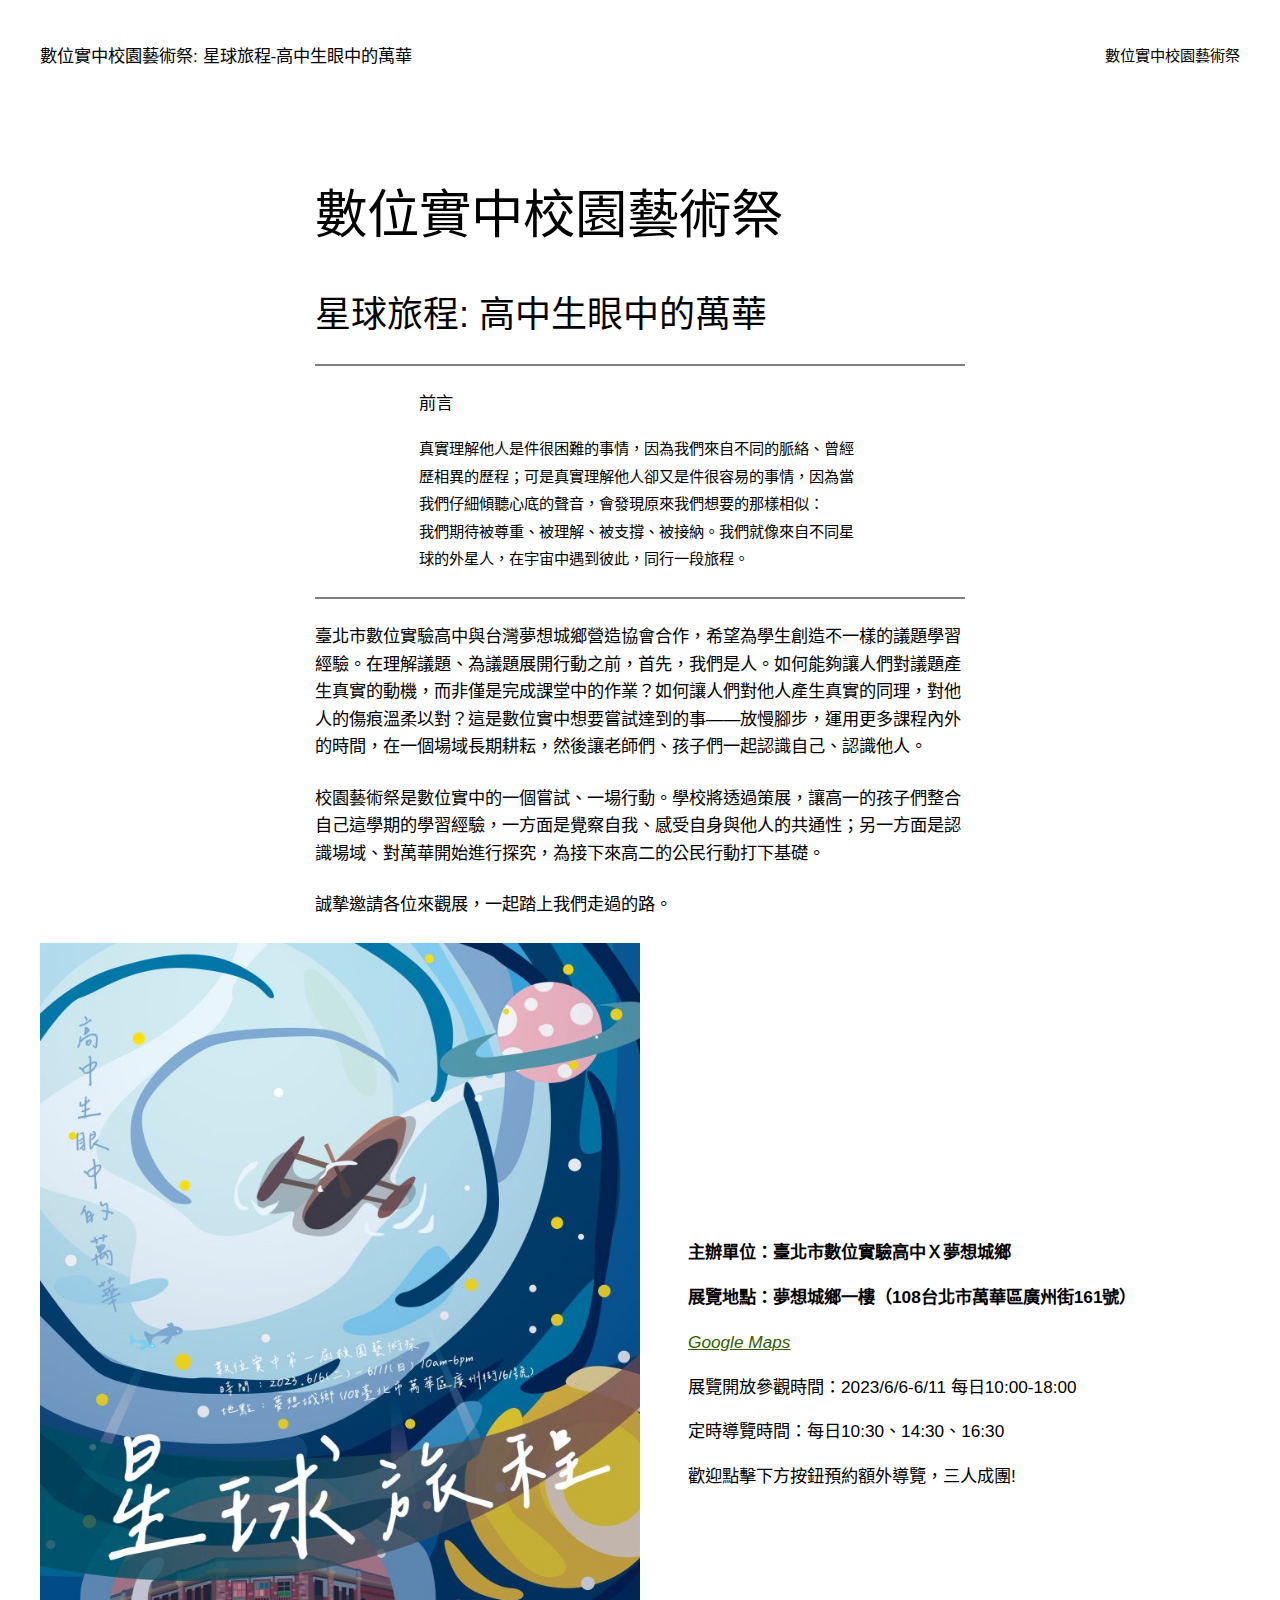
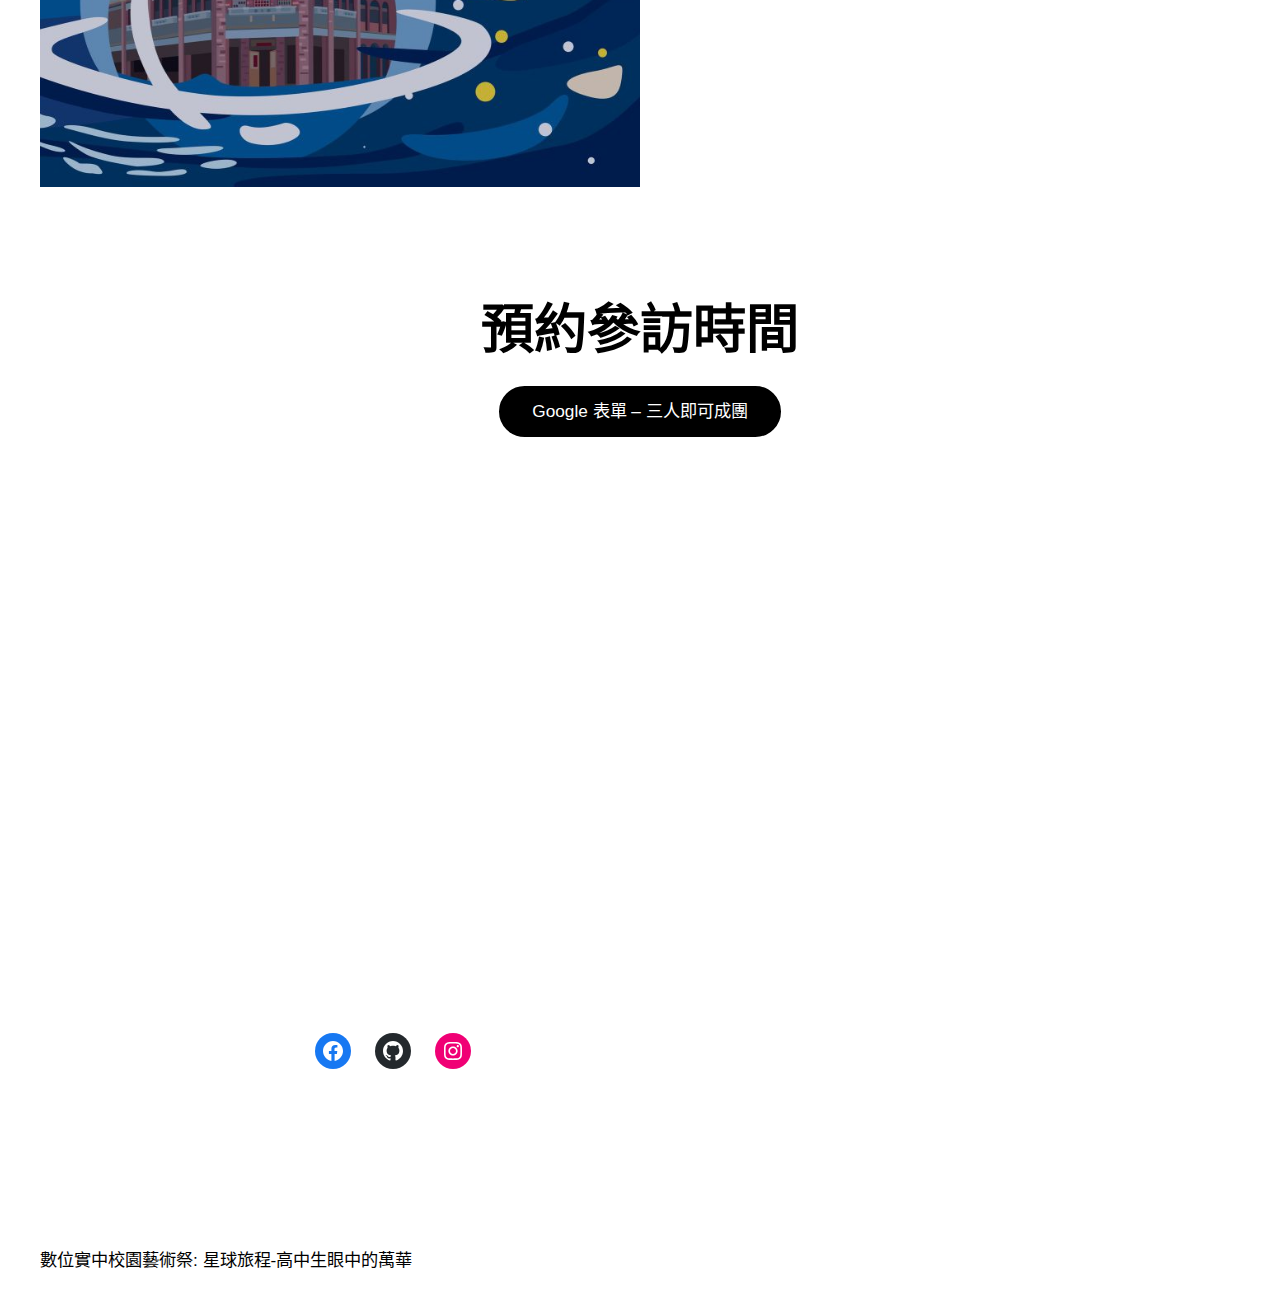
<file: index.html>
<!DOCTYPE html>
<html lang="zh-TW">
<head>
	<meta charset="UTF-8">
	<meta name="viewport" content="width=device-width, initial-scale=1">
<meta name="robots" content="max-image-preview:large">
<title>數位實中校園藝術祭: 星球旅程-高中生眼中的萬華</title>
<link rel="alternate" type="application/rss+xml" title="訂閱《數位實中校園藝術祭: 星球旅程-高中生眼中的萬華》&raquo; 資訊提供" href="https://treesheeptw.github.io/artfest2023/feed/">
<link rel="alternate" type="application/rss+xml" title="訂閱《數位實中校園藝術祭: 星球旅程-高中生眼中的萬華》&raquo; 留言的資訊提供" href="https://treesheeptw.github.io/artfest2023/comments/feed/">
<script>
window._wpemojiSettings = {"baseUrl":"https:\/\/s.w.org\/images\/core\/emoji\/14.0.0\/72x72\/","ext":".png","svgUrl":"https:\/\/s.w.org\/images\/core\/emoji\/14.0.0\/svg\/","svgExt":".svg","source":{"concatemoji":"https:\/\/treesheeptw.github.io\/artfest2023\/wp-includes\/js\/wp-emoji-release.min.js?ver=6.2.2"}};
/*! This file is auto-generated */
!function(e,a,t){var n,r,o,i=a.createElement("canvas"),p=i.getContext&&i.getContext("2d");function s(e,t){p.clearRect(0,0,i.width,i.height),p.fillText(e,0,0);e=i.toDataURL();return p.clearRect(0,0,i.width,i.height),p.fillText(t,0,0),e===i.toDataURL()}function c(e){var t=a.createElement("script");t.src=e,t.defer=t.type="text/javascript",a.getElementsByTagName("head")[0].appendChild(t)}for(o=Array("flag","emoji"),t.supports={everything:!0,everythingExceptFlag:!0},r=0;r<o.length;r++)t.supports[o[r]]=function(e){if(p&&p.fillText)switch(p.textBaseline="top",p.font="600 32px Arial",e){case"flag":return s("🏳️‍⚧️","🏳️​⚧️")?!1:!s("🇺🇳","🇺​🇳")&&!s("🏴󠁧󠁢󠁥󠁮󠁧󠁿","🏴​󠁧​󠁢​󠁥​󠁮​󠁧​󠁿");case"emoji":return!s("🫱🏻‍🫲🏿","🫱🏻​🫲🏿")}return!1}(o[r]),t.supports.everything=t.supports.everything&&t.supports[o[r]],"flag"!==o[r]&&(t.supports.everythingExceptFlag=t.supports.everythingExceptFlag&&t.supports[o[r]]);t.supports.everythingExceptFlag=t.supports.everythingExceptFlag&&!t.supports.flag,t.DOMReady=!1,t.readyCallback=function(){t.DOMReady=!0},t.supports.everything||(n=function(){t.readyCallback()},a.addEventListener?(a.addEventListener("DOMContentLoaded",n,!1),e.addEventListener("load",n,!1)):(e.attachEvent("onload",n),a.attachEvent("onreadystatechange",function(){"complete"===a.readyState&&t.readyCallback()})),(e=t.source||{}).concatemoji?c(e.concatemoji):e.wpemoji&&e.twemoji&&(c(e.twemoji),c(e.wpemoji)))}(window,document,window._wpemojiSettings);
</script>
<style>img.wp-smiley,
img.emoji {
	display: inline !important;
	border: none !important;
	box-shadow: none !important;
	height: 1em !important;
	width: 1em !important;
	margin: 0 0.07em !important;
	vertical-align: -0.1em !important;
	background: none !important;
	padding: 0 !important;
}</style>
	<style id="wp-block-site-title-inline-css">.wp-block-site-title a{color:inherit}
.wp-block-site-title{font-size: var(--wp--preset--font-size--medium);font-weight: normal;line-height: 1.4;}
.wp-block-site-title a:where(:not(.wp-element-button)){text-decoration: none;}
.wp-block-site-title a:where(:not(.wp-element-button)):hover{text-decoration: underline;}
.wp-block-site-title a:where(:not(.wp-element-button)):focus{text-decoration: underline dashed;}
.wp-block-site-title a:where(:not(.wp-element-button)):active{color: var(--wp--preset--color--secondary);text-decoration: none;}</style>
<style id="wp-block-page-list-inline-css">.wp-block-navigation .wp-block-page-list{align-items:var(--navigation-layout-align,initial);background-color:inherit;display:flex;flex-direction:var(--navigation-layout-direction,initial);flex-wrap:var(--navigation-layout-wrap,wrap);justify-content:var(--navigation-layout-justify,initial)}.wp-block-navigation .wp-block-navigation-item{background-color:inherit}</style>
<link rel="stylesheet" id="wp-block-navigation-css" href="https://treesheeptw.github.io/artfest2023/wp-includes/blocks/navigation/style.min.css?ver=6.2.2" media="all">
<style id="wp-block-navigation-inline-css">.wp-block-navigation{font-size: var(--wp--preset--font-size--small);}
.wp-block-navigation a:where(:not(.wp-element-button)){color: inherit;text-decoration: none;}
.wp-block-navigation a:where(:not(.wp-element-button)):hover{text-decoration: underline;}
.wp-block-navigation a:where(:not(.wp-element-button)):focus{text-decoration: underline dashed;}
.wp-block-navigation a:where(:not(.wp-element-button)):active{text-decoration: none;}</style>
<style id="wp-block-group-inline-css">.wp-block-group{box-sizing:border-box}</style>
<style id="wp-block-post-featured-image-inline-css">.wp-block-post-featured-image{margin-left:0;margin-right:0}.wp-block-post-featured-image a{display:block}.wp-block-post-featured-image img{box-sizing:border-box;height:auto;max-width:100%;vertical-align:bottom;width:100%}.wp-block-post-featured-image.alignfull img,.wp-block-post-featured-image.alignwide img{width:100%}.wp-block-post-featured-image .wp-block-post-featured-image__overlay.has-background-dim{background-color:#000;inset:0;position:absolute}.wp-block-post-featured-image{position:relative}.wp-block-post-featured-image .wp-block-post-featured-image__overlay.has-background-gradient{background-color:transparent}.wp-block-post-featured-image .wp-block-post-featured-image__overlay.has-background-dim-0{opacity:0}.wp-block-post-featured-image .wp-block-post-featured-image__overlay.has-background-dim-10{opacity:.1}.wp-block-post-featured-image .wp-block-post-featured-image__overlay.has-background-dim-20{opacity:.2}.wp-block-post-featured-image .wp-block-post-featured-image__overlay.has-background-dim-30{opacity:.3}.wp-block-post-featured-image .wp-block-post-featured-image__overlay.has-background-dim-40{opacity:.4}.wp-block-post-featured-image .wp-block-post-featured-image__overlay.has-background-dim-50{opacity:.5}.wp-block-post-featured-image .wp-block-post-featured-image__overlay.has-background-dim-60{opacity:.6}.wp-block-post-featured-image .wp-block-post-featured-image__overlay.has-background-dim-70{opacity:.7}.wp-block-post-featured-image .wp-block-post-featured-image__overlay.has-background-dim-80{opacity:.8}.wp-block-post-featured-image .wp-block-post-featured-image__overlay.has-background-dim-90{opacity:.9}.wp-block-post-featured-image .wp-block-post-featured-image__overlay.has-background-dim-100{opacity:1}</style>
<style id="wp-block-post-title-inline-css">.wp-block-post-title{box-sizing:border-box;word-break:break-word}.wp-block-post-title a{display:inline-block}
.wp-block-post-title{font-weight: 400;margin-top: 1.25rem;margin-bottom: 1.25rem;}
.wp-block-post-title a:where(:not(.wp-element-button)){text-decoration: none;}
.wp-block-post-title a:where(:not(.wp-element-button)):hover{text-decoration: underline;}
.wp-block-post-title a:where(:not(.wp-element-button)):focus{text-decoration: underline dashed;}
.wp-block-post-title a:where(:not(.wp-element-button)):active{color: var(--wp--preset--color--secondary);text-decoration: none;}</style>
<style id="wp-block-heading-inline-css">h1.has-background,h2.has-background,h3.has-background,h4.has-background,h5.has-background,h6.has-background{padding:1.25em 2.375em}</style>
<style id="wp-block-separator-inline-css">@charset "UTF-8";.wp-block-separator{border:1px solid;border-left:none;border-right:none}.wp-block-separator.is-style-dots{background:none!important;border:none;height:auto;line-height:1;text-align:center}.wp-block-separator.is-style-dots:before{color:currentColor;content:"···";font-family:serif;font-size:1.5em;letter-spacing:2em;padding-left:2em}</style>
<style id="wp-block-paragraph-inline-css">.is-small-text{font-size:.875em}.is-regular-text{font-size:1em}.is-large-text{font-size:2.25em}.is-larger-text{font-size:3em}.has-drop-cap:not(:focus):first-letter{float:left;font-size:8.4em;font-style:normal;font-weight:100;line-height:.68;margin:.05em .1em 0 0;text-transform:uppercase}body.rtl .has-drop-cap:not(:focus):first-letter{float:none;margin-left:.1em}p.has-drop-cap.has-background{overflow:hidden}p.has-background{padding:1.25em 2.375em}:where(p.has-text-color:not(.has-link-color)) a{color:inherit}</style>
<style id="wp-block-quote-inline-css">.wp-block-quote{box-sizing:border-box;overflow-wrap:break-word}.wp-block-quote.is-large:where(:not(.is-style-plain)),.wp-block-quote.is-style-large:where(:not(.is-style-plain)){margin-bottom:1em;padding:0 1em}.wp-block-quote.is-large:where(:not(.is-style-plain)) p,.wp-block-quote.is-style-large:where(:not(.is-style-plain)) p{font-size:1.5em;font-style:italic;line-height:1.6}.wp-block-quote.is-large:where(:not(.is-style-plain)) cite,.wp-block-quote.is-large:where(:not(.is-style-plain)) footer,.wp-block-quote.is-style-large:where(:not(.is-style-plain)) cite,.wp-block-quote.is-style-large:where(:not(.is-style-plain)) footer{font-size:1.125em;text-align:right}
.wp-block-quote{border-width: 1px;padding-right: var(--wp--preset--spacing--30);padding-left: var(--wp--preset--spacing--30);}
.wp-block-quote cite{font-size: var(--wp--preset--font-size--small);font-style: normal;}</style>
<style id="wp-block-media-text-inline-css">.wp-block-media-text{box-sizing:border-box;
  /*!rtl:begin:ignore*/direction:ltr;
  /*!rtl:end:ignore*/display:grid;grid-template-columns:50% 1fr;grid-template-rows:auto}.wp-block-media-text.has-media-on-the-right{grid-template-columns:1fr 50%}.wp-block-media-text.is-vertically-aligned-top .wp-block-media-text__content,.wp-block-media-text.is-vertically-aligned-top .wp-block-media-text__media{align-self:start}.wp-block-media-text .wp-block-media-text__content,.wp-block-media-text .wp-block-media-text__media,.wp-block-media-text.is-vertically-aligned-center .wp-block-media-text__content,.wp-block-media-text.is-vertically-aligned-center .wp-block-media-text__media{align-self:center}.wp-block-media-text.is-vertically-aligned-bottom .wp-block-media-text__content,.wp-block-media-text.is-vertically-aligned-bottom .wp-block-media-text__media{align-self:end}.wp-block-media-text .wp-block-media-text__media{
  /*!rtl:begin:ignore*/grid-column:1;grid-row:1;
  /*!rtl:end:ignore*/margin:0}.wp-block-media-text .wp-block-media-text__content{direction:ltr;
  /*!rtl:begin:ignore*/grid-column:2;grid-row:1;
  /*!rtl:end:ignore*/padding:0 8%;word-break:break-word}.wp-block-media-text.has-media-on-the-right .wp-block-media-text__media{
  /*!rtl:begin:ignore*/grid-column:2;grid-row:1
  /*!rtl:end:ignore*/}.wp-block-media-text.has-media-on-the-right .wp-block-media-text__content{
  /*!rtl:begin:ignore*/grid-column:1;grid-row:1
  /*!rtl:end:ignore*/}.wp-block-media-text__media img,.wp-block-media-text__media video{height:auto;max-width:unset;vertical-align:middle;width:100%}.wp-block-media-text.is-image-fill .wp-block-media-text__media{background-size:cover;height:100%;min-height:250px}.wp-block-media-text.is-image-fill .wp-block-media-text__media>a{display:block;height:100%}.wp-block-media-text.is-image-fill .wp-block-media-text__media img{clip:rect(0,0,0,0);border:0;height:1px;margin:-1px;overflow:hidden;padding:0;position:absolute;width:1px}@media (max-width:600px){.wp-block-media-text.is-stacked-on-mobile{grid-template-columns:100%!important}.wp-block-media-text.is-stacked-on-mobile .wp-block-media-text__media{grid-column:1;grid-row:1}.wp-block-media-text.is-stacked-on-mobile .wp-block-media-text__content{grid-column:1;grid-row:2}}</style>
<style id="wp-block-spacer-inline-css">.wp-block-spacer{clear:both}</style>
<style id="wp-block-button-inline-css">.wp-block-button__link{box-sizing:border-box;cursor:pointer;display:inline-block;text-align:center;word-break:break-word}.wp-block-button__link.aligncenter{text-align:center}.wp-block-button__link.alignright{text-align:right}:where(.wp-block-button__link){border-radius:9999px;box-shadow:none;padding:calc(.667em + 2px) calc(1.333em + 2px);text-decoration:none}.wp-block-button[style*=text-decoration] .wp-block-button__link{text-decoration:inherit}.wp-block-buttons>.wp-block-button.has-custom-width{max-width:none}.wp-block-buttons>.wp-block-button.has-custom-width .wp-block-button__link{width:100%}.wp-block-buttons>.wp-block-button.has-custom-font-size .wp-block-button__link{font-size:inherit}.wp-block-buttons>.wp-block-button.wp-block-button__width-25{width:calc(25% - var(--wp--style--block-gap, .5em)*.75)}.wp-block-buttons>.wp-block-button.wp-block-button__width-50{width:calc(50% - var(--wp--style--block-gap, .5em)*.5)}.wp-block-buttons>.wp-block-button.wp-block-button__width-75{width:calc(75% - var(--wp--style--block-gap, .5em)*.25)}.wp-block-buttons>.wp-block-button.wp-block-button__width-100{flex-basis:100%;width:100%}.wp-block-buttons.is-vertical>.wp-block-button.wp-block-button__width-25{width:25%}.wp-block-buttons.is-vertical>.wp-block-button.wp-block-button__width-50{width:50%}.wp-block-buttons.is-vertical>.wp-block-button.wp-block-button__width-75{width:75%}.wp-block-button.is-style-squared,.wp-block-button__link.wp-block-button.is-style-squared{border-radius:0}.wp-block-button.no-border-radius,.wp-block-button__link.no-border-radius{border-radius:0!important}.wp-block-button .wp-block-button__link.is-style-outline,.wp-block-button.is-style-outline>.wp-block-button__link{border:2px solid;padding:.667em 1.333em}.wp-block-button .wp-block-button__link.is-style-outline:not(.has-text-color),.wp-block-button.is-style-outline>.wp-block-button__link:not(.has-text-color){color:currentColor}.wp-block-button .wp-block-button__link.is-style-outline:not(.has-background),.wp-block-button.is-style-outline>.wp-block-button__link:not(.has-background){background-color:transparent;background-image:none}</style>
<style id="wp-block-buttons-inline-css">.wp-block-buttons.is-vertical{flex-direction:column}.wp-block-buttons.is-vertical>.wp-block-button:last-child{margin-bottom:0}.wp-block-buttons>.wp-block-button{display:inline-block;margin:0}.wp-block-buttons.is-content-justification-left{justify-content:flex-start}.wp-block-buttons.is-content-justification-left.is-vertical{align-items:flex-start}.wp-block-buttons.is-content-justification-center{justify-content:center}.wp-block-buttons.is-content-justification-center.is-vertical{align-items:center}.wp-block-buttons.is-content-justification-right{justify-content:flex-end}.wp-block-buttons.is-content-justification-right.is-vertical{align-items:flex-end}.wp-block-buttons.is-content-justification-space-between{justify-content:space-between}.wp-block-buttons.aligncenter{text-align:center}.wp-block-buttons:not(.is-content-justification-space-between,.is-content-justification-right,.is-content-justification-left,.is-content-justification-center) .wp-block-button.aligncenter{margin-left:auto;margin-right:auto;width:100%}.wp-block-buttons[style*=text-decoration] .wp-block-button,.wp-block-buttons[style*=text-decoration] .wp-block-button__link{text-decoration:inherit}.wp-block-buttons.has-custom-font-size .wp-block-button__link{font-size:inherit}.wp-block-button.aligncenter{text-align:center}</style>
<link rel="stylesheet" id="wp-block-social-links-css" href="https://treesheeptw.github.io/artfest2023/wp-includes/blocks/social-links/style.min.css?ver=6.2.2" media="all">
<style id="wp-block-post-content-inline-css">.wp-block-post-content a:where(:not(.wp-element-button)){color: var(--wp--preset--color--secondary);}</style>
<style id="wp-block-comments-inline-css">.wp-block-post-comments{box-sizing:border-box}.wp-block-post-comments .alignleft{float:left}.wp-block-post-comments .alignright{float:right}.wp-block-post-comments .navigation:after{clear:both;content:"";display:table}.wp-block-post-comments .commentlist{clear:both;list-style:none;margin:0;padding:0}.wp-block-post-comments .commentlist .comment{min-height:2.25em;padding-left:3.25em}.wp-block-post-comments .commentlist .comment p{font-size:1em;line-height:1.8;margin:1em 0}.wp-block-post-comments .commentlist .children{list-style:none;margin:0;padding:0}.wp-block-post-comments .comment-author{line-height:1.5}.wp-block-post-comments .comment-author .avatar{border-radius:1.5em;display:block;float:left;height:2.5em;margin-right:.75em;margin-top:.5em;width:2.5em}.wp-block-post-comments .comment-author cite{font-style:normal}.wp-block-post-comments .comment-meta{font-size:.875em;line-height:1.5}.wp-block-post-comments .comment-meta b{font-weight:400}.wp-block-post-comments .comment-meta .comment-awaiting-moderation{display:block;margin-bottom:1em;margin-top:1em}.wp-block-post-comments .comment-body .commentmetadata{font-size:.875em}.wp-block-post-comments .comment-form-author label,.wp-block-post-comments .comment-form-comment label,.wp-block-post-comments .comment-form-email label,.wp-block-post-comments .comment-form-url label{display:block;margin-bottom:.25em}.wp-block-post-comments .comment-form input:not([type=submit]):not([type=checkbox]),.wp-block-post-comments .comment-form textarea{box-sizing:border-box;display:block;width:100%}.wp-block-post-comments .comment-form-cookies-consent{display:flex;gap:.25em}.wp-block-post-comments .comment-form-cookies-consent #wp-comment-cookies-consent{margin-top:.35em}.wp-block-post-comments .comment-reply-title{margin-bottom:0}.wp-block-post-comments .comment-reply-title :where(small){font-size:var(--wp--preset--font-size--medium,smaller);margin-left:.5em}.wp-block-post-comments .reply{font-size:.875em;margin-bottom:1.4em}.wp-block-post-comments input:not([type=submit]),.wp-block-post-comments textarea{border:1px solid #949494;font-family:inherit;font-size:1em}.wp-block-post-comments input:not([type=submit]):not([type=checkbox]),.wp-block-post-comments textarea{padding:calc(.667em + 2px)}:where(.wp-block-post-comments input[type=submit]){border:none}</style>
<style id="wp-block-library-inline-css">:root{--wp-admin-theme-color:#007cba;--wp-admin-theme-color--rgb:0,124,186;--wp-admin-theme-color-darker-10:#006ba1;--wp-admin-theme-color-darker-10--rgb:0,107,161;--wp-admin-theme-color-darker-20:#005a87;--wp-admin-theme-color-darker-20--rgb:0,90,135;--wp-admin-border-width-focus:2px;--wp-block-synced-color:#7a00df;--wp-block-synced-color--rgb:122,0,223}@media (-webkit-min-device-pixel-ratio:2),(min-resolution:192dpi){:root{--wp-admin-border-width-focus:1.5px}}.wp-element-button{cursor:pointer}:root{--wp--preset--font-size--normal:16px;--wp--preset--font-size--huge:42px}:root .has-very-light-gray-background-color{background-color:#eee}:root .has-very-dark-gray-background-color{background-color:#313131}:root .has-very-light-gray-color{color:#eee}:root .has-very-dark-gray-color{color:#313131}:root .has-vivid-green-cyan-to-vivid-cyan-blue-gradient-background{background:linear-gradient(135deg,#00d084,#0693e3)}:root .has-purple-crush-gradient-background{background:linear-gradient(135deg,#34e2e4,#4721fb 50%,#ab1dfe)}:root .has-hazy-dawn-gradient-background{background:linear-gradient(135deg,#faaca8,#dad0ec)}:root .has-subdued-olive-gradient-background{background:linear-gradient(135deg,#fafae1,#67a671)}:root .has-atomic-cream-gradient-background{background:linear-gradient(135deg,#fdd79a,#004a59)}:root .has-nightshade-gradient-background{background:linear-gradient(135deg,#330968,#31cdcf)}:root .has-midnight-gradient-background{background:linear-gradient(135deg,#020381,#2874fc)}.has-regular-font-size{font-size:1em}.has-larger-font-size{font-size:2.625em}.has-normal-font-size{font-size:var(--wp--preset--font-size--normal)}.has-huge-font-size{font-size:var(--wp--preset--font-size--huge)}.has-text-align-center{text-align:center}.has-text-align-left{text-align:left}.has-text-align-right{text-align:right}#end-resizable-editor-section{display:none}.aligncenter{clear:both}.items-justified-left{justify-content:flex-start}.items-justified-center{justify-content:center}.items-justified-right{justify-content:flex-end}.items-justified-space-between{justify-content:space-between}.screen-reader-text{clip:rect(1px,1px,1px,1px);word-wrap:normal!important;border:0;-webkit-clip-path:inset(50%);clip-path:inset(50%);height:1px;margin:-1px;overflow:hidden;padding:0;position:absolute;width:1px}.screen-reader-text:focus{clip:auto!important;background-color:#ddd;-webkit-clip-path:none;clip-path:none;color:#444;display:block;font-size:1em;height:auto;left:5px;line-height:normal;padding:15px 23px 14px;text-decoration:none;top:5px;width:auto;z-index:100000}html :where(.has-border-color){border-style:solid}html :where([style*=border-top-color]){border-top-style:solid}html :where([style*=border-right-color]){border-right-style:solid}html :where([style*=border-bottom-color]){border-bottom-style:solid}html :where([style*=border-left-color]){border-left-style:solid}html :where([style*=border-width]){border-style:solid}html :where([style*=border-top-width]){border-top-style:solid}html :where([style*=border-right-width]){border-right-style:solid}html :where([style*=border-bottom-width]){border-bottom-style:solid}html :where([style*=border-left-width]){border-left-style:solid}html :where(img[class*=wp-image-]){height:auto;max-width:100%}figure{margin:0 0 1em}html :where(.is-position-sticky){--wp-admin--admin-bar--position-offset:var(--wp-admin--admin-bar--height,0px)}@media screen and (max-width:600px){html :where(.is-position-sticky){--wp-admin--admin-bar--position-offset:0px}}</style>
<style id="global-styles-inline-css">body{--wp--preset--color--black: #000000;--wp--preset--color--cyan-bluish-gray: #abb8c3;--wp--preset--color--white: #ffffff;--wp--preset--color--pale-pink: #f78da7;--wp--preset--color--vivid-red: #cf2e2e;--wp--preset--color--luminous-vivid-orange: #ff6900;--wp--preset--color--luminous-vivid-amber: #fcb900;--wp--preset--color--light-green-cyan: #7bdcb5;--wp--preset--color--vivid-green-cyan: #00d084;--wp--preset--color--pale-cyan-blue: #8ed1fc;--wp--preset--color--vivid-cyan-blue: #0693e3;--wp--preset--color--vivid-purple: #9b51e0;--wp--preset--color--base: #ffffff;--wp--preset--color--contrast: #000000;--wp--preset--color--primary: #9DFF20;--wp--preset--color--secondary: #345C00;--wp--preset--color--tertiary: #F6F6F6;--wp--preset--gradient--vivid-cyan-blue-to-vivid-purple: linear-gradient(135deg,rgba(6,147,227,1) 0%,rgb(155,81,224) 100%);--wp--preset--gradient--light-green-cyan-to-vivid-green-cyan: linear-gradient(135deg,rgb(122,220,180) 0%,rgb(0,208,130) 100%);--wp--preset--gradient--luminous-vivid-amber-to-luminous-vivid-orange: linear-gradient(135deg,rgba(252,185,0,1) 0%,rgba(255,105,0,1) 100%);--wp--preset--gradient--luminous-vivid-orange-to-vivid-red: linear-gradient(135deg,rgba(255,105,0,1) 0%,rgb(207,46,46) 100%);--wp--preset--gradient--very-light-gray-to-cyan-bluish-gray: linear-gradient(135deg,rgb(238,238,238) 0%,rgb(169,184,195) 100%);--wp--preset--gradient--cool-to-warm-spectrum: linear-gradient(135deg,rgb(74,234,220) 0%,rgb(151,120,209) 20%,rgb(207,42,186) 40%,rgb(238,44,130) 60%,rgb(251,105,98) 80%,rgb(254,248,76) 100%);--wp--preset--gradient--blush-light-purple: linear-gradient(135deg,rgb(255,206,236) 0%,rgb(152,150,240) 100%);--wp--preset--gradient--blush-bordeaux: linear-gradient(135deg,rgb(254,205,165) 0%,rgb(254,45,45) 50%,rgb(107,0,62) 100%);--wp--preset--gradient--luminous-dusk: linear-gradient(135deg,rgb(255,203,112) 0%,rgb(199,81,192) 50%,rgb(65,88,208) 100%);--wp--preset--gradient--pale-ocean: linear-gradient(135deg,rgb(255,245,203) 0%,rgb(182,227,212) 50%,rgb(51,167,181) 100%);--wp--preset--gradient--electric-grass: linear-gradient(135deg,rgb(202,248,128) 0%,rgb(113,206,126) 100%);--wp--preset--gradient--midnight: linear-gradient(135deg,rgb(2,3,129) 0%,rgb(40,116,252) 100%);--wp--preset--duotone--dark-grayscale: url('#wp-duotone-dark-grayscale');--wp--preset--duotone--grayscale: url('#wp-duotone-grayscale');--wp--preset--duotone--purple-yellow: url('#wp-duotone-purple-yellow');--wp--preset--duotone--blue-red: url('#wp-duotone-blue-red');--wp--preset--duotone--midnight: url('#wp-duotone-midnight');--wp--preset--duotone--magenta-yellow: url('#wp-duotone-magenta-yellow');--wp--preset--duotone--purple-green: url('#wp-duotone-purple-green');--wp--preset--duotone--blue-orange: url('#wp-duotone-blue-orange');--wp--preset--font-size--small: clamp(0.875rem, 0.875rem + ((1vw - 0.48rem) * 0.24), 1rem);--wp--preset--font-size--medium: clamp(1rem, 1rem + ((1vw - 0.48rem) * 0.24), 1.125rem);--wp--preset--font-size--large: clamp(1.75rem, 1.75rem + ((1vw - 0.48rem) * 0.24), 1.875rem);--wp--preset--font-size--x-large: 2.25rem;--wp--preset--font-size--xx-large: clamp(4rem, 4rem + ((1vw - 0.48rem) * 11.538), 10rem);--wp--preset--font-family--dm-sans: "DM Sans", sans-serif;--wp--preset--font-family--ibm-plex-mono: 'IBM Plex Mono', monospace;--wp--preset--font-family--inter: "Inter", sans-serif;--wp--preset--font-family--system-font: -apple-system,BlinkMacSystemFont,"Segoe UI",Roboto,Oxygen-Sans,Ubuntu,Cantarell,"Helvetica Neue",sans-serif;--wp--preset--font-family--source-serif-pro: "Source Serif Pro", serif;--wp--preset--spacing--30: clamp(1.5rem, 5vw, 2rem);--wp--preset--spacing--40: clamp(1.8rem, 1.8rem + ((1vw - 0.48rem) * 2.885), 3rem);--wp--preset--spacing--50: clamp(2.5rem, 8vw, 4.5rem);--wp--preset--spacing--60: clamp(3.75rem, 10vw, 7rem);--wp--preset--spacing--70: clamp(5rem, 5.25rem + ((1vw - 0.48rem) * 9.096), 8rem);--wp--preset--spacing--80: clamp(7rem, 14vw, 11rem);--wp--preset--shadow--natural: 6px 6px 9px rgba(0, 0, 0, 0.2);--wp--preset--shadow--deep: 12px 12px 50px rgba(0, 0, 0, 0.4);--wp--preset--shadow--sharp: 6px 6px 0px rgba(0, 0, 0, 0.2);--wp--preset--shadow--outlined: 6px 6px 0px -3px rgba(255, 255, 255, 1), 6px 6px rgba(0, 0, 0, 1);--wp--preset--shadow--crisp: 6px 6px 0px rgba(0, 0, 0, 1);}body { margin: 0;--wp--style--global--content-size: 650px;--wp--style--global--wide-size: 1200px; }.wp-site-blocks { padding-top: var(--wp--style--root--padding-top); padding-bottom: var(--wp--style--root--padding-bottom); }.has-global-padding { padding-right: var(--wp--style--root--padding-right); padding-left: var(--wp--style--root--padding-left); }.has-global-padding :where(.has-global-padding) { padding-right: 0; padding-left: 0; }.has-global-padding > .alignfull { margin-right: calc(var(--wp--style--root--padding-right) * -1); margin-left: calc(var(--wp--style--root--padding-left) * -1); }.has-global-padding :where(.has-global-padding) > .alignfull { margin-right: 0; margin-left: 0; }.has-global-padding > .alignfull:where(:not(.has-global-padding)) > :where([class*="wp-block-"]:not(.alignfull):not([class*="__"]),p,h1,h2,h3,h4,h5,h6,ul,ol) { padding-right: var(--wp--style--root--padding-right); padding-left: var(--wp--style--root--padding-left); }.has-global-padding :where(.has-global-padding) > .alignfull:where(:not(.has-global-padding)) > :where([class*="wp-block-"]:not(.alignfull):not([class*="__"]),p,h1,h2,h3,h4,h5,h6,ul,ol) { padding-right: 0; padding-left: 0; }.wp-site-blocks > .alignleft { float: left; margin-right: 2em; }.wp-site-blocks > .alignright { float: right; margin-left: 2em; }.wp-site-blocks > .aligncenter { justify-content: center; margin-left: auto; margin-right: auto; }.wp-site-blocks > * { margin-block-start: 0; margin-block-end: 0; }.wp-site-blocks > * + * { margin-block-start: 1.5rem; }body { --wp--style--block-gap: 1.5rem; }body .is-layout-flow > *{margin-block-start: 0;margin-block-end: 0;}body .is-layout-flow > * + *{margin-block-start: 1.5rem;margin-block-end: 0;}body .is-layout-constrained > *{margin-block-start: 0;margin-block-end: 0;}body .is-layout-constrained > * + *{margin-block-start: 1.5rem;margin-block-end: 0;}body .is-layout-flex{gap: 1.5rem;}body .is-layout-flow > .alignleft{float: left;margin-inline-start: 0;margin-inline-end: 2em;}body .is-layout-flow > .alignright{float: right;margin-inline-start: 2em;margin-inline-end: 0;}body .is-layout-flow > .aligncenter{margin-left: auto !important;margin-right: auto !important;}body .is-layout-constrained > .alignleft{float: left;margin-inline-start: 0;margin-inline-end: 2em;}body .is-layout-constrained > .alignright{float: right;margin-inline-start: 2em;margin-inline-end: 0;}body .is-layout-constrained > .aligncenter{margin-left: auto !important;margin-right: auto !important;}body .is-layout-constrained > :where(:not(.alignleft):not(.alignright):not(.alignfull)){max-width: var(--wp--style--global--content-size);margin-left: auto !important;margin-right: auto !important;}body .is-layout-constrained > .alignwide{max-width: var(--wp--style--global--wide-size);}body .is-layout-flex{display: flex;}body .is-layout-flex{flex-wrap: wrap;align-items: center;}body .is-layout-flex > *{margin: 0;}body{background-color: var(--wp--preset--color--base);color: var(--wp--preset--color--contrast);font-family: var(--wp--preset--font-family--system-font);font-size: var(--wp--preset--font-size--medium);line-height: 1.6;--wp--style--root--padding-top: var(--wp--preset--spacing--40);--wp--style--root--padding-right: var(--wp--preset--spacing--30);--wp--style--root--padding-bottom: var(--wp--preset--spacing--40);--wp--style--root--padding-left: var(--wp--preset--spacing--30);}a:where(:not(.wp-element-button)){color: var(--wp--preset--color--contrast);text-decoration: underline;}a:where(:not(.wp-element-button)):hover{text-decoration: none;}a:where(:not(.wp-element-button)):focus{text-decoration: underline dashed;}a:where(:not(.wp-element-button)):active{color: var(--wp--preset--color--secondary);text-decoration: none;}h1, h2, h3, h4, h5, h6{font-weight: 400;line-height: 1.4;}h1{font-size: clamp(2.719rem, 2.719rem + ((1vw - 0.48rem) * 1.742), 3.625rem);line-height: 1.2;}h2{font-size: clamp(2.625rem, calc(2.625rem + ((1vw - 0.48rem) * 8.4135)), 3.25rem);line-height: 1.2;}h3{font-size: var(--wp--preset--font-size--x-large);}h4{font-size: var(--wp--preset--font-size--large);}h5{font-size: var(--wp--preset--font-size--medium);font-weight: 700;text-transform: uppercase;}h6{font-size: var(--wp--preset--font-size--medium);text-transform: uppercase;}.wp-element-button, .wp-block-button__link{background-color: var(--wp--preset--color--primary);border-radius: 0;border-width: 0;color: var(--wp--preset--color--contrast);font-family: inherit;font-size: inherit;line-height: inherit;padding: calc(0.667em + 2px) calc(1.333em + 2px);text-decoration: none;}.wp-element-button:visited, .wp-block-button__link:visited{color: var(--wp--preset--color--contrast);}.wp-element-button:hover, .wp-block-button__link:hover{background-color: var(--wp--preset--color--contrast);color: var(--wp--preset--color--base);}.wp-element-button:focus, .wp-block-button__link:focus{background-color: var(--wp--preset--color--contrast);color: var(--wp--preset--color--base);}.wp-element-button:active, .wp-block-button__link:active{background-color: var(--wp--preset--color--secondary);color: var(--wp--preset--color--base);}.has-black-color{color: var(--wp--preset--color--black) !important;}.has-cyan-bluish-gray-color{color: var(--wp--preset--color--cyan-bluish-gray) !important;}.has-white-color{color: var(--wp--preset--color--white) !important;}.has-pale-pink-color{color: var(--wp--preset--color--pale-pink) !important;}.has-vivid-red-color{color: var(--wp--preset--color--vivid-red) !important;}.has-luminous-vivid-orange-color{color: var(--wp--preset--color--luminous-vivid-orange) !important;}.has-luminous-vivid-amber-color{color: var(--wp--preset--color--luminous-vivid-amber) !important;}.has-light-green-cyan-color{color: var(--wp--preset--color--light-green-cyan) !important;}.has-vivid-green-cyan-color{color: var(--wp--preset--color--vivid-green-cyan) !important;}.has-pale-cyan-blue-color{color: var(--wp--preset--color--pale-cyan-blue) !important;}.has-vivid-cyan-blue-color{color: var(--wp--preset--color--vivid-cyan-blue) !important;}.has-vivid-purple-color{color: var(--wp--preset--color--vivid-purple) !important;}.has-base-color{color: var(--wp--preset--color--base) !important;}.has-contrast-color{color: var(--wp--preset--color--contrast) !important;}.has-primary-color{color: var(--wp--preset--color--primary) !important;}.has-secondary-color{color: var(--wp--preset--color--secondary) !important;}.has-tertiary-color{color: var(--wp--preset--color--tertiary) !important;}.has-black-background-color{background-color: var(--wp--preset--color--black) !important;}.has-cyan-bluish-gray-background-color{background-color: var(--wp--preset--color--cyan-bluish-gray) !important;}.has-white-background-color{background-color: var(--wp--preset--color--white) !important;}.has-pale-pink-background-color{background-color: var(--wp--preset--color--pale-pink) !important;}.has-vivid-red-background-color{background-color: var(--wp--preset--color--vivid-red) !important;}.has-luminous-vivid-orange-background-color{background-color: var(--wp--preset--color--luminous-vivid-orange) !important;}.has-luminous-vivid-amber-background-color{background-color: var(--wp--preset--color--luminous-vivid-amber) !important;}.has-light-green-cyan-background-color{background-color: var(--wp--preset--color--light-green-cyan) !important;}.has-vivid-green-cyan-background-color{background-color: var(--wp--preset--color--vivid-green-cyan) !important;}.has-pale-cyan-blue-background-color{background-color: var(--wp--preset--color--pale-cyan-blue) !important;}.has-vivid-cyan-blue-background-color{background-color: var(--wp--preset--color--vivid-cyan-blue) !important;}.has-vivid-purple-background-color{background-color: var(--wp--preset--color--vivid-purple) !important;}.has-base-background-color{background-color: var(--wp--preset--color--base) !important;}.has-contrast-background-color{background-color: var(--wp--preset--color--contrast) !important;}.has-primary-background-color{background-color: var(--wp--preset--color--primary) !important;}.has-secondary-background-color{background-color: var(--wp--preset--color--secondary) !important;}.has-tertiary-background-color{background-color: var(--wp--preset--color--tertiary) !important;}.has-black-border-color{border-color: var(--wp--preset--color--black) !important;}.has-cyan-bluish-gray-border-color{border-color: var(--wp--preset--color--cyan-bluish-gray) !important;}.has-white-border-color{border-color: var(--wp--preset--color--white) !important;}.has-pale-pink-border-color{border-color: var(--wp--preset--color--pale-pink) !important;}.has-vivid-red-border-color{border-color: var(--wp--preset--color--vivid-red) !important;}.has-luminous-vivid-orange-border-color{border-color: var(--wp--preset--color--luminous-vivid-orange) !important;}.has-luminous-vivid-amber-border-color{border-color: var(--wp--preset--color--luminous-vivid-amber) !important;}.has-light-green-cyan-border-color{border-color: var(--wp--preset--color--light-green-cyan) !important;}.has-vivid-green-cyan-border-color{border-color: var(--wp--preset--color--vivid-green-cyan) !important;}.has-pale-cyan-blue-border-color{border-color: var(--wp--preset--color--pale-cyan-blue) !important;}.has-vivid-cyan-blue-border-color{border-color: var(--wp--preset--color--vivid-cyan-blue) !important;}.has-vivid-purple-border-color{border-color: var(--wp--preset--color--vivid-purple) !important;}.has-base-border-color{border-color: var(--wp--preset--color--base) !important;}.has-contrast-border-color{border-color: var(--wp--preset--color--contrast) !important;}.has-primary-border-color{border-color: var(--wp--preset--color--primary) !important;}.has-secondary-border-color{border-color: var(--wp--preset--color--secondary) !important;}.has-tertiary-border-color{border-color: var(--wp--preset--color--tertiary) !important;}.has-vivid-cyan-blue-to-vivid-purple-gradient-background{background: var(--wp--preset--gradient--vivid-cyan-blue-to-vivid-purple) !important;}.has-light-green-cyan-to-vivid-green-cyan-gradient-background{background: var(--wp--preset--gradient--light-green-cyan-to-vivid-green-cyan) !important;}.has-luminous-vivid-amber-to-luminous-vivid-orange-gradient-background{background: var(--wp--preset--gradient--luminous-vivid-amber-to-luminous-vivid-orange) !important;}.has-luminous-vivid-orange-to-vivid-red-gradient-background{background: var(--wp--preset--gradient--luminous-vivid-orange-to-vivid-red) !important;}.has-very-light-gray-to-cyan-bluish-gray-gradient-background{background: var(--wp--preset--gradient--very-light-gray-to-cyan-bluish-gray) !important;}.has-cool-to-warm-spectrum-gradient-background{background: var(--wp--preset--gradient--cool-to-warm-spectrum) !important;}.has-blush-light-purple-gradient-background{background: var(--wp--preset--gradient--blush-light-purple) !important;}.has-blush-bordeaux-gradient-background{background: var(--wp--preset--gradient--blush-bordeaux) !important;}.has-luminous-dusk-gradient-background{background: var(--wp--preset--gradient--luminous-dusk) !important;}.has-pale-ocean-gradient-background{background: var(--wp--preset--gradient--pale-ocean) !important;}.has-electric-grass-gradient-background{background: var(--wp--preset--gradient--electric-grass) !important;}.has-midnight-gradient-background{background: var(--wp--preset--gradient--midnight) !important;}.has-small-font-size{font-size: var(--wp--preset--font-size--small) !important;}.has-medium-font-size{font-size: var(--wp--preset--font-size--medium) !important;}.has-large-font-size{font-size: var(--wp--preset--font-size--large) !important;}.has-x-large-font-size{font-size: var(--wp--preset--font-size--x-large) !important;}.has-xx-large-font-size{font-size: var(--wp--preset--font-size--xx-large) !important;}.has-dm-sans-font-family{font-family: var(--wp--preset--font-family--dm-sans) !important;}.has-ibm-plex-mono-font-family{font-family: var(--wp--preset--font-family--ibm-plex-mono) !important;}.has-inter-font-family{font-family: var(--wp--preset--font-family--inter) !important;}.has-system-font-font-family{font-family: var(--wp--preset--font-family--system-font) !important;}.has-source-serif-pro-font-family{font-family: var(--wp--preset--font-family--source-serif-pro) !important;}</style>
<style id="core-block-supports-inline-css">.wp-container-2.wp-container-2{justify-content:flex-end;}.wp-container-6.wp-container-6{justify-content:center;}.wp-container-3.wp-container-3,.wp-container-12.wp-container-12{justify-content:space-between;}</style>
<style id="wp-webfonts-inline-css">@font-face{font-family:"DM Sans";font-style:normal;font-weight:400;font-display:fallback;src:url('https://treesheeptw.github.io/artfest2023/wp-content/themes/twentytwentythree/assets/fonts/dm-sans/DMSans-Regular.woff2') format('woff2');font-stretch:normal;}@font-face{font-family:"DM Sans";font-style:italic;font-weight:400;font-display:fallback;src:url('https://treesheeptw.github.io/artfest2023/wp-content/themes/twentytwentythree/assets/fonts/dm-sans/DMSans-Regular-Italic.woff2') format('woff2');font-stretch:normal;}@font-face{font-family:"DM Sans";font-style:normal;font-weight:700;font-display:fallback;src:url('https://treesheeptw.github.io/artfest2023/wp-content/themes/twentytwentythree/assets/fonts/dm-sans/DMSans-Bold.woff2') format('woff2');font-stretch:normal;}@font-face{font-family:"DM Sans";font-style:italic;font-weight:700;font-display:fallback;src:url('https://treesheeptw.github.io/artfest2023/wp-content/themes/twentytwentythree/assets/fonts/dm-sans/DMSans-Bold-Italic.woff2') format('woff2');font-stretch:normal;}@font-face{font-family:"IBM Plex Mono";font-style:normal;font-weight:300;font-display:block;src:url('https://treesheeptw.github.io/artfest2023/wp-content/themes/twentytwentythree/assets/fonts/ibm-plex-mono/IBMPlexMono-Light.woff2') format('woff2');font-stretch:normal;}@font-face{font-family:"IBM Plex Mono";font-style:normal;font-weight:400;font-display:block;src:url('https://treesheeptw.github.io/artfest2023/wp-content/themes/twentytwentythree/assets/fonts/ibm-plex-mono/IBMPlexMono-Regular.woff2') format('woff2');font-stretch:normal;}@font-face{font-family:"IBM Plex Mono";font-style:italic;font-weight:400;font-display:block;src:url('https://treesheeptw.github.io/artfest2023/wp-content/themes/twentytwentythree/assets/fonts/ibm-plex-mono/IBMPlexMono-Italic.woff2') format('woff2');font-stretch:normal;}@font-face{font-family:"IBM Plex Mono";font-style:normal;font-weight:700;font-display:block;src:url('https://treesheeptw.github.io/artfest2023/wp-content/themes/twentytwentythree/assets/fonts/ibm-plex-mono/IBMPlexMono-Bold.woff2') format('woff2');font-stretch:normal;}@font-face{font-family:Inter;font-style:normal;font-weight:200 900;font-display:fallback;src:url('https://treesheeptw.github.io/artfest2023/wp-content/themes/twentytwentythree/assets/fonts/inter/Inter-VariableFont_slnt,wght.ttf') format('truetype');font-stretch:normal;}@font-face{font-family:"Source Serif Pro";font-style:normal;font-weight:200 900;font-display:fallback;src:url('https://treesheeptw.github.io/artfest2023/wp-content/themes/twentytwentythree/assets/fonts/source-serif-pro/SourceSerif4Variable-Roman.ttf.woff2') format('woff2');font-stretch:normal;}@font-face{font-family:"Source Serif Pro";font-style:italic;font-weight:200 900;font-display:fallback;src:url('https://treesheeptw.github.io/artfest2023/wp-content/themes/twentytwentythree/assets/fonts/source-serif-pro/SourceSerif4Variable-Italic.ttf.woff2') format('woff2');font-stretch:normal;}</style>
<script src="https://treesheeptw.github.io/artfest2023/wp-includes/blocks/navigation/view.min.js?ver=c24330f635f5cb9d5e0e" id="wp-block-navigation-view-js"></script>
<script src="https://treesheeptw.github.io/artfest2023/wp-includes/blocks/navigation/view-modal.min.js?ver=f51363b18f0497ec84da" id="wp-block-navigation-view-2-js"></script>
<link rel="https://api.w.org/" href="https://treesheeptw.github.io/artfest2023/wp-json/">
<link rel="alternate" type="application/json" href="https://treesheeptw.github.io/artfest2023/wp-json/wp/v2/pages/15">
<link rel="EditURI" type="application/rsd+xml" title="RSD" href="https://treesheeptw.github.io/artfest2023/xmlrpc.php?rsd">
<link rel="wlwmanifest" type="application/wlwmanifest+xml" href="https://treesheeptw.github.io/artfest2023/wp-includes/wlwmanifest.xml">
<meta name="generator" content="WordPress 6.2.2">
<link rel="canonical" href="https://treesheeptw.github.io/artfest2023/">
<link rel="shortlink" href="https://treesheeptw.github.io/artfest2023/">
<link rel="alternate" type="application/json+oembed" href="https://treesheeptw.github.io/artfest2023/wp-json/oembed/1.0/embed?url=https%3A%2F%2Ftreesheeptw.github.io%2Fartfest2023%2F">
<link rel="alternate" type="text/xml+oembed" href="https://treesheeptw.github.io/artfest2023/wp-json/oembed/1.0/embed?url=https%3A%2F%2Ftreesheeptw.github.io%2Fartfest2023%2F#038;format=xml">
</head>

<body class="home page-template-default page page-id-15 wp-embed-responsive">
<svg xmlns="http://www.w3.org/2000/svg" viewbox="0 0 0 0" width="0" height="0" focusable="false" role="none" style="visibility: hidden; position: absolute; left: -9999px; overflow: hidden;"><defs><filter id="wp-duotone-dark-grayscale"><fecolormatrix color-interpolation-filters="sRGB" type="matrix" values=" .299 .587 .114 0 0 .299 .587 .114 0 0 .299 .587 .114 0 0 .299 .587 .114 0 0 "></fecolormatrix><fecomponenttransfer color-interpolation-filters="sRGB"><fefuncr type="table" tablevalues="0 0.49803921568627"></fefuncr><fefuncg type="table" tablevalues="0 0.49803921568627"></fefuncg><fefuncb type="table" tablevalues="0 0.49803921568627"></fefuncb><fefunca type="table" tablevalues="1 1"></fefunca></fecomponenttransfer><fecomposite in2="SourceGraphic" operator="in"></fecomposite></filter></defs></svg><svg xmlns="http://www.w3.org/2000/svg" viewbox="0 0 0 0" width="0" height="0" focusable="false" role="none" style="visibility: hidden; position: absolute; left: -9999px; overflow: hidden;"><defs><filter id="wp-duotone-grayscale"><fecolormatrix color-interpolation-filters="sRGB" type="matrix" values=" .299 .587 .114 0 0 .299 .587 .114 0 0 .299 .587 .114 0 0 .299 .587 .114 0 0 "></fecolormatrix><fecomponenttransfer color-interpolation-filters="sRGB"><fefuncr type="table" tablevalues="0 1"></fefuncr><fefuncg type="table" tablevalues="0 1"></fefuncg><fefuncb type="table" tablevalues="0 1"></fefuncb><fefunca type="table" tablevalues="1 1"></fefunca></fecomponenttransfer><fecomposite in2="SourceGraphic" operator="in"></fecomposite></filter></defs></svg><svg xmlns="http://www.w3.org/2000/svg" viewbox="0 0 0 0" width="0" height="0" focusable="false" role="none" style="visibility: hidden; position: absolute; left: -9999px; overflow: hidden;"><defs><filter id="wp-duotone-purple-yellow"><fecolormatrix color-interpolation-filters="sRGB" type="matrix" values=" .299 .587 .114 0 0 .299 .587 .114 0 0 .299 .587 .114 0 0 .299 .587 .114 0 0 "></fecolormatrix><fecomponenttransfer color-interpolation-filters="sRGB"><fefuncr type="table" tablevalues="0.54901960784314 0.98823529411765"></fefuncr><fefuncg type="table" tablevalues="0 1"></fefuncg><fefuncb type="table" tablevalues="0.71764705882353 0.25490196078431"></fefuncb><fefunca type="table" tablevalues="1 1"></fefunca></fecomponenttransfer><fecomposite in2="SourceGraphic" operator="in"></fecomposite></filter></defs></svg><svg xmlns="http://www.w3.org/2000/svg" viewbox="0 0 0 0" width="0" height="0" focusable="false" role="none" style="visibility: hidden; position: absolute; left: -9999px; overflow: hidden;"><defs><filter id="wp-duotone-blue-red"><fecolormatrix color-interpolation-filters="sRGB" type="matrix" values=" .299 .587 .114 0 0 .299 .587 .114 0 0 .299 .587 .114 0 0 .299 .587 .114 0 0 "></fecolormatrix><fecomponenttransfer color-interpolation-filters="sRGB"><fefuncr type="table" tablevalues="0 1"></fefuncr><fefuncg type="table" tablevalues="0 0.27843137254902"></fefuncg><fefuncb type="table" tablevalues="0.5921568627451 0.27843137254902"></fefuncb><fefunca type="table" tablevalues="1 1"></fefunca></fecomponenttransfer><fecomposite in2="SourceGraphic" operator="in"></fecomposite></filter></defs></svg><svg xmlns="http://www.w3.org/2000/svg" viewbox="0 0 0 0" width="0" height="0" focusable="false" role="none" style="visibility: hidden; position: absolute; left: -9999px; overflow: hidden;"><defs><filter id="wp-duotone-midnight"><fecolormatrix color-interpolation-filters="sRGB" type="matrix" values=" .299 .587 .114 0 0 .299 .587 .114 0 0 .299 .587 .114 0 0 .299 .587 .114 0 0 "></fecolormatrix><fecomponenttransfer color-interpolation-filters="sRGB"><fefuncr type="table" tablevalues="0 0"></fefuncr><fefuncg type="table" tablevalues="0 0.64705882352941"></fefuncg><fefuncb type="table" tablevalues="0 1"></fefuncb><fefunca type="table" tablevalues="1 1"></fefunca></fecomponenttransfer><fecomposite in2="SourceGraphic" operator="in"></fecomposite></filter></defs></svg><svg xmlns="http://www.w3.org/2000/svg" viewbox="0 0 0 0" width="0" height="0" focusable="false" role="none" style="visibility: hidden; position: absolute; left: -9999px; overflow: hidden;"><defs><filter id="wp-duotone-magenta-yellow"><fecolormatrix color-interpolation-filters="sRGB" type="matrix" values=" .299 .587 .114 0 0 .299 .587 .114 0 0 .299 .587 .114 0 0 .299 .587 .114 0 0 "></fecolormatrix><fecomponenttransfer color-interpolation-filters="sRGB"><fefuncr type="table" tablevalues="0.78039215686275 1"></fefuncr><fefuncg type="table" tablevalues="0 0.94901960784314"></fefuncg><fefuncb type="table" tablevalues="0.35294117647059 0.47058823529412"></fefuncb><fefunca type="table" tablevalues="1 1"></fefunca></fecomponenttransfer><fecomposite in2="SourceGraphic" operator="in"></fecomposite></filter></defs></svg><svg xmlns="http://www.w3.org/2000/svg" viewbox="0 0 0 0" width="0" height="0" focusable="false" role="none" style="visibility: hidden; position: absolute; left: -9999px; overflow: hidden;"><defs><filter id="wp-duotone-purple-green"><fecolormatrix color-interpolation-filters="sRGB" type="matrix" values=" .299 .587 .114 0 0 .299 .587 .114 0 0 .299 .587 .114 0 0 .299 .587 .114 0 0 "></fecolormatrix><fecomponenttransfer color-interpolation-filters="sRGB"><fefuncr type="table" tablevalues="0.65098039215686 0.40392156862745"></fefuncr><fefuncg type="table" tablevalues="0 1"></fefuncg><fefuncb type="table" tablevalues="0.44705882352941 0.4"></fefuncb><fefunca type="table" tablevalues="1 1"></fefunca></fecomponenttransfer><fecomposite in2="SourceGraphic" operator="in"></fecomposite></filter></defs></svg><svg xmlns="http://www.w3.org/2000/svg" viewbox="0 0 0 0" width="0" height="0" focusable="false" role="none" style="visibility: hidden; position: absolute; left: -9999px; overflow: hidden;"><defs><filter id="wp-duotone-blue-orange"><fecolormatrix color-interpolation-filters="sRGB" type="matrix" values=" .299 .587 .114 0 0 .299 .587 .114 0 0 .299 .587 .114 0 0 .299 .587 .114 0 0 "></fecolormatrix><fecomponenttransfer color-interpolation-filters="sRGB"><fefuncr type="table" tablevalues="0.098039215686275 1"></fefuncr><fefuncg type="table" tablevalues="0 0.66274509803922"></fefuncg><fefuncb type="table" tablevalues="0.84705882352941 0.41960784313725"></fefuncb><fefunca type="table" tablevalues="1 1"></fefunca></fecomponenttransfer><fecomposite in2="SourceGraphic" operator="in"></fecomposite></filter></defs></svg>
<div class="wp-site-blocks">
<header class="wp-block-template-part">
<div class="wp-block-group has-global-padding is-layout-constrained">
	
	<div class="wp-block-group alignwide is-content-justification-space-between is-layout-flex wp-container-3" style="padding-bottom:var(--wp--preset--spacing--40)">
		<p class="wp-block-site-title"><a href="https://treesheeptw.github.io/artfest2023" target="_self" rel="home" aria-current="page">數位實中校園藝術祭: 星球旅程-高中生眼中的萬華</a></p>
		<nav class="is-responsive items-justified-right is-fallback wp-block-navigation is-content-justification-right is-layout-flex wp-container-2" aria-label=""><button aria-haspopup="true" aria-label="開啟選單" class="wp-block-navigation__responsive-container-open " data-micromodal-trigger="modal-1"><svg width="24" height="24" xmlns="http://www.w3.org/2000/svg" viewbox="0 0 24 24" aria-hidden="true" focusable="false"><rect x="4" y="7.5" width="16" height="1.5"></rect><rect x="4" y="15" width="16" height="1.5"></rect></svg></button>
			<div class="wp-block-navigation__responsive-container  " id="modal-1">
				<div class="wp-block-navigation__responsive-close" tabindex="-1" data-micromodal-close>
					<div class="wp-block-navigation__responsive-dialog" aria-label="選單">
							<button aria-label="關閉選單" data-micromodal-close class="wp-block-navigation__responsive-container-close"><svg xmlns="http://www.w3.org/2000/svg" viewbox="0 0 24 24" width="24" height="24" aria-hidden="true" focusable="false"><path d="M13 11.8l6.1-6.3-1-1-6.1 6.2-6.1-6.2-1 1 6.1 6.3-6.5 6.7 1 1 6.5-6.6 6.5 6.6 1-1z"></path></svg></button>
						<div class="wp-block-navigation__responsive-container-content" id="modal-1-content">
							<ul class="wp-block-page-list"><li class="wp-block-pages-list__item current-menu-item wp-block-navigation-item open-on-hover-click menu-item-home"><a class="wp-block-pages-list__item__link wp-block-navigation-item__content" href="https://treesheeptw.github.io/artfest2023/" aria-current="page">數位實中校園藝術祭</a></li></ul>
						</div>
					</div>
				</div>
			</div></nav>
	</div>
	
</div>

</header>


<main class="wp-block-group is-layout-flow" style="margin-top:var(--wp--preset--spacing--50)">
	
	<div class="wp-block-group has-global-padding is-layout-constrained">
		
		<h1 style="margin-bottom:var(--wp--preset--spacing--40);" class="wp-block-post-title">數位實中校園藝術祭</h1>
	</div>
	

	<div class="entry-content wp-block-post-content has-global-padding is-layout-constrained">
<h3 class="wp-block-heading has-text-align-left">星球旅程: 高中生眼中的萬華</h3>



<hr class="wp-block-separator has-alpha-channel-opacity">



<blockquote class="wp-block-quote is-style-plain">
<blockquote class="wp-block-quote">
<p>前言</p>
<cite>真實理解他人是件很困難的事情，因為我們來自不同的脈絡、曾經歷相異的歷程；可是真實理解他人卻又是件很容易的事情，因為當我們仔細傾聽心底的聲音，會發現原來我們想要的那樣相似：<br>​我們期待被尊重、被理解、被支撐、被接納。​我們就像來自不同星球的外星人，在宇宙中遇到彼此，同行一段旅程。</cite>
</blockquote>
</blockquote>



<hr class="wp-block-separator has-alpha-channel-opacity">



<p>臺北市數位實驗高中與台灣夢想城鄉營造協會合作，希望為學生創造不一樣的議題學習經驗。在理解議題、為議題展開行動之前，首先，我們是人。如何能夠讓人們對議題產生真實的動機，而非僅是完成課堂中的作業？如何讓人們對他人產生真實的同理，對他人的傷痕溫柔以對？這是數位實中想要嘗試達到的事——放慢腳步，運用更多課程內外的時間，在一個場域長期耕耘，然後讓老師們、孩子們一起認識自己、認識他人。​</p>



<p>校園藝術祭是數位實中的一個嘗試、一場行動。學校將透過策展，讓高一的孩子們整合自己這學期的學習經驗，一方面是覺察自我、感受自身與他人的共通性；另一方面是認識場域、對萬華開始進行探究，為接下來高二的公民行動打下基礎。</p>



<p>​誠摯邀請各位來觀展，一起踏上我們走過的路。</p>



<div class="wp-block-media-text alignwide is-stacked-on-mobile">
<figure class="wp-block-media-text__media"><img decoding="async" width="728" height="1024" src="https://treesheeptw.github.io/artfest2023/wp-content/uploads/2023/06/345300352_1332241344173597_4906935032294734210_n-3-728x1024.jpg" alt="" class="wp-image-17 size-full" srcset="https://treesheeptw.github.io/artfest2023/wp-content/uploads/2023/06/345300352_1332241344173597_4906935032294734210_n-3-728x1024.jpg 728w, https://treesheeptw.github.io/artfest2023/wp-content/uploads/2023/06/345300352_1332241344173597_4906935032294734210_n-3-213x300.jpg 213w, https://treesheeptw.github.io/artfest2023/wp-content/uploads/2023/06/345300352_1332241344173597_4906935032294734210_n-3-768x1081.jpg 768w, https://treesheeptw.github.io/artfest2023/wp-content/uploads/2023/06/345300352_1332241344173597_4906935032294734210_n-3-1091x1536.jpg 1091w, https://treesheeptw.github.io/artfest2023/wp-content/uploads/2023/06/345300352_1332241344173597_4906935032294734210_n-3.jpg 1455w" sizes="(max-width: 728px) 100vw, 728px"></figure><div class="wp-block-media-text__content">
<p><strong>主辦單位：臺北市數位實驗高中Ｘ夢想城鄉</strong></p>



<p><strong>展覽地點：夢想城鄉一樓（108台北市萬華區廣州街161號）</strong></p>



<p><em><a href="https://goo.gl/maps/9ZtMqFeC1wigKzXKA">Google Maps</a></em></p>



<p>展覽開放參觀時間：2023/6/6-6/11 每日10:00-18:00</p>



<p>定時導覽時間：每日10:30、14:30、16:30</p>



<p>歡迎點擊下方按鈕預約額外導覽，三人成團!</p>
</div>
</div>



<div class="wp-block-group alignfull has-text-color has-background is-layout-flow" style="color:#000000;background-color:#ffffff">
<div style="height:64px" aria-hidden="true" class="wp-block-spacer"></div>



<h2 class="wp-block-heading has-text-align-center" id="schedule-a-visit" style="font-size:clamp(44.25px, 2.766rem + ((1vw - 7.68px) * 1.773), 59px);px;line-height:1.15"><strong>預約參訪時間</strong></h2>



<div class="wp-block-buttons is-horizontal is-content-justification-center is-layout-flex wp-container-6">
<div class="wp-block-button has-custom-width wp-block-button__width-25 is-style-outline" id="https://forms.gle/uQtq9vaM3BeMSzVm7"><a class="wp-block-button__link has-text-color has-background wp-element-button" href="https://forms.gle/uQtq9vaM3BeMSzVm7" style="border-radius:50px;color:#ffffff;background-color:#000000">Google 表單 &#8211; 三人即可成團</a></div>
</div>



<div style="height:64px" aria-hidden="true" class="wp-block-spacer"></div>
</div>



<iframe src="https://www.google.com/maps/embed?pb=!1m18!1m12!1m3!1d903.7305793767656!2d121.501056269641!3d25.0367102137039!2m3!1f0!2f0!3f0!3m2!1i1024!2i768!4f13.1!3m3!1m2!1s0x3442a9a8bbdd9749%3A0xd990916fe54193ad!2z56S-5ZyY5rOV5Lq66Ie654Gj5aSi5oOz5Z-O6YSJ54ef6YCg5Y2U5pyD!5e0!3m2!1szh-TW!2stw!4v1685953983171!5m2!1szh-TW!2stw" width="600" height="450" style="border:0;" allowfullscreen="" loading="lazy" referrerpolicy="no-referrer-when-downgrade"></iframe>



<ul class="wp-block-social-links is-layout-flex">
<li class="wp-social-link wp-social-link-facebook wp-block-social-link"><a href="https://www.facebook.com/tpeschool111/posts/pfbid02zogkvvPHno7kbgTnErk8eSAZhcXbJLmZdqpYzk5C1ya2EjM7M6E9dEKjNZuA4KCAl" class="wp-block-social-link-anchor"><svg width="24" height="24" viewbox="0 0 24 24" version="1.1" xmlns="http://www.w3.org/2000/svg" aria-hidden="true" focusable="false"><path d="M12 2C6.5 2 2 6.5 2 12c0 5 3.7 9.1 8.4 9.9v-7H7.9V12h2.5V9.8c0-2.5 1.5-3.9 3.8-3.9 1.1 0 2.2.2 2.2.2v2.5h-1.3c-1.2 0-1.6.8-1.6 1.6V12h2.8l-.4 2.9h-2.3v7C18.3 21.1 22 17 22 12c0-5.5-4.5-10-10-10z"></path></svg><span class="wp-block-social-link-label screen-reader-text">Facebook</span></a></li>

<li class="wp-social-link wp-social-link-github wp-block-social-link"><a href="https://github.com/treesheeptw/artfest2023" class="wp-block-social-link-anchor"><svg width="24" height="24" viewbox="0 0 24 24" version="1.1" xmlns="http://www.w3.org/2000/svg" aria-hidden="true" focusable="false"><path d="M12,2C6.477,2,2,6.477,2,12c0,4.419,2.865,8.166,6.839,9.489c0.5,0.09,0.682-0.218,0.682-0.484 c0-0.236-0.009-0.866-0.014-1.699c-2.782,0.602-3.369-1.34-3.369-1.34c-0.455-1.157-1.11-1.465-1.11-1.465 c-0.909-0.62,0.069-0.608,0.069-0.608c1.004,0.071,1.532,1.03,1.532,1.03c0.891,1.529,2.341,1.089,2.91,0.833 c0.091-0.647,0.349-1.086,0.635-1.337c-2.22-0.251-4.555-1.111-4.555-4.943c0-1.091,0.39-1.984,1.03-2.682 C6.546,8.54,6.202,7.524,6.746,6.148c0,0,0.84-0.269,2.75,1.025C10.295,6.95,11.15,6.84,12,6.836 c0.85,0.004,1.705,0.114,2.504,0.336c1.909-1.294,2.748-1.025,2.748-1.025c0.546,1.376,0.202,2.394,0.1,2.646 c0.64,0.699,1.026,1.591,1.026,2.682c0,3.841-2.337,4.687-4.565,4.935c0.359,0.307,0.679,0.917,0.679,1.852 c0,1.335-0.012,2.415-0.012,2.741c0,0.269,0.18,0.579,0.688,0.481C19.138,20.161,22,16.416,22,12C22,6.477,17.523,2,12,2z"></path></svg><span class="wp-block-social-link-label screen-reader-text">GitHub</span></a></li>

<li class="wp-social-link wp-social-link-instagram wp-block-social-link"><a href="https://instagram.com/tschool_swhs_01" class="wp-block-social-link-anchor"><svg width="24" height="24" viewbox="0 0 24 24" version="1.1" xmlns="http://www.w3.org/2000/svg" aria-hidden="true" focusable="false"><path d="M12,4.622c2.403,0,2.688,0.009,3.637,0.052c0.877,0.04,1.354,0.187,1.671,0.31c0.42,0.163,0.72,0.358,1.035,0.673 c0.315,0.315,0.51,0.615,0.673,1.035c0.123,0.317,0.27,0.794,0.31,1.671c0.043,0.949,0.052,1.234,0.052,3.637 s-0.009,2.688-0.052,3.637c-0.04,0.877-0.187,1.354-0.31,1.671c-0.163,0.42-0.358,0.72-0.673,1.035 c-0.315,0.315-0.615,0.51-1.035,0.673c-0.317,0.123-0.794,0.27-1.671,0.31c-0.949,0.043-1.233,0.052-3.637,0.052 s-2.688-0.009-3.637-0.052c-0.877-0.04-1.354-0.187-1.671-0.31c-0.42-0.163-0.72-0.358-1.035-0.673 c-0.315-0.315-0.51-0.615-0.673-1.035c-0.123-0.317-0.27-0.794-0.31-1.671C4.631,14.688,4.622,14.403,4.622,12 s0.009-2.688,0.052-3.637c0.04-0.877,0.187-1.354,0.31-1.671c0.163-0.42,0.358-0.72,0.673-1.035 c0.315-0.315,0.615-0.51,1.035-0.673c0.317-0.123,0.794-0.27,1.671-0.31C9.312,4.631,9.597,4.622,12,4.622 M12,3 C9.556,3,9.249,3.01,8.289,3.054C7.331,3.098,6.677,3.25,6.105,3.472C5.513,3.702,5.011,4.01,4.511,4.511 c-0.5,0.5-0.808,1.002-1.038,1.594C3.25,6.677,3.098,7.331,3.054,8.289C3.01,9.249,3,9.556,3,12c0,2.444,0.01,2.751,0.054,3.711 c0.044,0.958,0.196,1.612,0.418,2.185c0.23,0.592,0.538,1.094,1.038,1.594c0.5,0.5,1.002,0.808,1.594,1.038 c0.572,0.222,1.227,0.375,2.185,0.418C9.249,20.99,9.556,21,12,21s2.751-0.01,3.711-0.054c0.958-0.044,1.612-0.196,2.185-0.418 c0.592-0.23,1.094-0.538,1.594-1.038c0.5-0.5,0.808-1.002,1.038-1.594c0.222-0.572,0.375-1.227,0.418-2.185 C20.99,14.751,21,14.444,21,12s-0.01-2.751-0.054-3.711c-0.044-0.958-0.196-1.612-0.418-2.185c-0.23-0.592-0.538-1.094-1.038-1.594 c-0.5-0.5-1.002-0.808-1.594-1.038c-0.572-0.222-1.227-0.375-2.185-0.418C14.751,3.01,14.444,3,12,3L12,3z M12,7.378 c-2.552,0-4.622,2.069-4.622,4.622S9.448,16.622,12,16.622s4.622-2.069,4.622-4.622S14.552,7.378,12,7.378z M12,15 c-1.657,0-3-1.343-3-3s1.343-3,3-3s3,1.343,3,3S13.657,15,12,15z M16.804,6.116c-0.596,0-1.08,0.484-1.08,1.08 s0.484,1.08,1.08,1.08c0.596,0,1.08-0.484,1.08-1.08S17.401,6.116,16.804,6.116z"></path></svg><span class="wp-block-social-link-label screen-reader-text">Instagram</span></a></li>
</ul>
</div>
	<section class="wp-block-template-part">
<div class="wp-block-group has-global-padding is-layout-constrained" style="padding-top:var(--wp--preset--spacing--40);padding-right:var(--wp--preset--spacing--40);padding-bottom:var(--wp--preset--spacing--40);padding-left:var(--wp--preset--spacing--40)">
	
</div>


</section>
</main>


<footer class="wp-block-template-part">
<div class="wp-block-group has-global-padding is-layout-constrained">
<div class="wp-block-group alignwide is-content-justification-space-between is-layout-flex wp-container-12" style="padding-top:var(--wp--preset--spacing--40)"><p class="wp-block-site-title"><a href="https://treesheeptw.github.io/artfest2023" target="_self" rel="home" aria-current="page">數位實中校園藝術祭: 星球旅程-高中生眼中的萬華</a></p></div>
</div>
</footer>
</div>

		<style id="skip-link-styles">.skip-link.screen-reader-text {
			border: 0;
			clip: rect(1px,1px,1px,1px);
			clip-path: inset(50%);
			height: 1px;
			margin: -1px;
			overflow: hidden;
			padding: 0;
			position: absolute !important;
			width: 1px;
			word-wrap: normal !important;
		}

		.skip-link.screen-reader-text:focus {
			background-color: #eee;
			clip: auto !important;
			clip-path: none;
			color: #444;
			display: block;
			font-size: 1em;
			height: auto;
			left: 5px;
			line-height: normal;
			padding: 15px 23px 14px;
			text-decoration: none;
			top: 5px;
			width: auto;
			z-index: 100000;
		}</style>
		<script>( function() {
		var skipLinkTarget = document.querySelector( 'main' ),
			sibling,
			skipLinkTargetID,
			skipLink;

		// Early exit if a skip-link target can't be located.
		if ( ! skipLinkTarget ) {
			return;
		}

		// Get the site wrapper.
		// The skip-link will be injected in the beginning of it.
		sibling = document.querySelector( '.wp-site-blocks' );

		// Early exit if the root element was not found.
		if ( ! sibling ) {
			return;
		}

		// Get the skip-link target's ID, and generate one if it doesn't exist.
		skipLinkTargetID = skipLinkTarget.id;
		if ( ! skipLinkTargetID ) {
			skipLinkTargetID = 'wp--skip-link--target';
			skipLinkTarget.id = skipLinkTargetID;
		}

		// Create the skip link.
		skipLink = document.createElement( 'a' );
		skipLink.classList.add( 'skip-link', 'screen-reader-text' );
		skipLink.href = '#' + skipLinkTargetID;
		skipLink.innerHTML = '跳至主要內容';

		// Inject the skip link.
		sibling.parentElement.insertBefore( skipLink, sibling );
	}() );</script>
	</body>
</html>
</file>
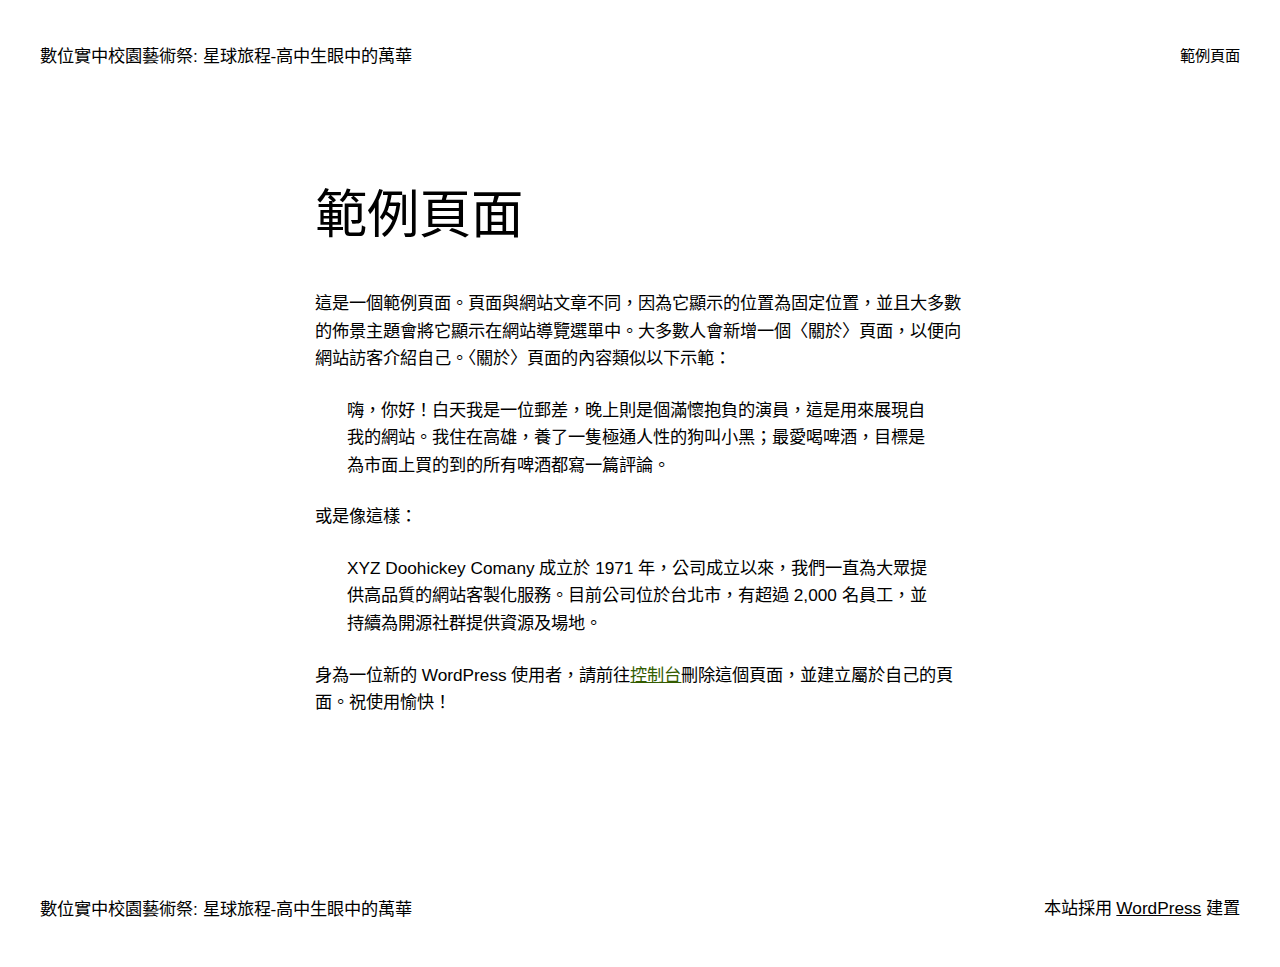
<file: sample-page/index.html>
<!DOCTYPE html>
<html lang="zh-TW">
<head>
	<meta charset="UTF-8">
	<meta name="viewport" content="width=device-width, initial-scale=1">
<meta name="robots" content="max-image-preview:large">
<title>範例頁面 &#8211; 數位實中校園藝術祭: 星球旅程-高中生眼中的萬華</title>
<link rel="alternate" type="application/rss+xml" title="訂閱《數位實中校園藝術祭: 星球旅程-高中生眼中的萬華》&raquo; 資訊提供" href="https://treesheeptw.github.io/artfest2023/feed/">
<link rel="alternate" type="application/rss+xml" title="訂閱《數位實中校園藝術祭: 星球旅程-高中生眼中的萬華》&raquo; 留言的資訊提供" href="https://treesheeptw.github.io/artfest2023/comments/feed/">
<link rel="alternate" type="application/rss+xml" title="訂閱《數位實中校園藝術祭: 星球旅程-高中生眼中的萬華 》&raquo;〈範例頁面〉留言的資訊提供" href="https://treesheeptw.github.io/artfest2023/sample-page/feed/">
<script>
window._wpemojiSettings = {"baseUrl":"https:\/\/s.w.org\/images\/core\/emoji\/14.0.0\/72x72\/","ext":".png","svgUrl":"https:\/\/s.w.org\/images\/core\/emoji\/14.0.0\/svg\/","svgExt":".svg","source":{"concatemoji":"https:\/\/treesheeptw.github.io\/artfest2023\/wp-includes\/js\/wp-emoji-release.min.js?ver=6.2.2"}};
/*! This file is auto-generated */
!function(e,a,t){var n,r,o,i=a.createElement("canvas"),p=i.getContext&&i.getContext("2d");function s(e,t){p.clearRect(0,0,i.width,i.height),p.fillText(e,0,0);e=i.toDataURL();return p.clearRect(0,0,i.width,i.height),p.fillText(t,0,0),e===i.toDataURL()}function c(e){var t=a.createElement("script");t.src=e,t.defer=t.type="text/javascript",a.getElementsByTagName("head")[0].appendChild(t)}for(o=Array("flag","emoji"),t.supports={everything:!0,everythingExceptFlag:!0},r=0;r<o.length;r++)t.supports[o[r]]=function(e){if(p&&p.fillText)switch(p.textBaseline="top",p.font="600 32px Arial",e){case"flag":return s("🏳️‍⚧️","🏳️​⚧️")?!1:!s("🇺🇳","🇺​🇳")&&!s("🏴󠁧󠁢󠁥󠁮󠁧󠁿","🏴​󠁧​󠁢​󠁥​󠁮​󠁧​󠁿");case"emoji":return!s("🫱🏻‍🫲🏿","🫱🏻​🫲🏿")}return!1}(o[r]),t.supports.everything=t.supports.everything&&t.supports[o[r]],"flag"!==o[r]&&(t.supports.everythingExceptFlag=t.supports.everythingExceptFlag&&t.supports[o[r]]);t.supports.everythingExceptFlag=t.supports.everythingExceptFlag&&!t.supports.flag,t.DOMReady=!1,t.readyCallback=function(){t.DOMReady=!0},t.supports.everything||(n=function(){t.readyCallback()},a.addEventListener?(a.addEventListener("DOMContentLoaded",n,!1),e.addEventListener("load",n,!1)):(e.attachEvent("onload",n),a.attachEvent("onreadystatechange",function(){"complete"===a.readyState&&t.readyCallback()})),(e=t.source||{}).concatemoji?c(e.concatemoji):e.wpemoji&&e.twemoji&&(c(e.twemoji),c(e.wpemoji)))}(window,document,window._wpemojiSettings);
</script>
<style>img.wp-smiley,
img.emoji {
	display: inline !important;
	border: none !important;
	box-shadow: none !important;
	height: 1em !important;
	width: 1em !important;
	margin: 0 0.07em !important;
	vertical-align: -0.1em !important;
	background: none !important;
	padding: 0 !important;
}</style>
	<style id="wp-block-site-title-inline-css">.wp-block-site-title a{color:inherit}
.wp-block-site-title{font-size: var(--wp--preset--font-size--medium);font-weight: normal;line-height: 1.4;}
.wp-block-site-title a:where(:not(.wp-element-button)){text-decoration: none;}
.wp-block-site-title a:where(:not(.wp-element-button)):hover{text-decoration: underline;}
.wp-block-site-title a:where(:not(.wp-element-button)):focus{text-decoration: underline dashed;}
.wp-block-site-title a:where(:not(.wp-element-button)):active{color: var(--wp--preset--color--secondary);text-decoration: none;}</style>
<style id="wp-block-page-list-inline-css">.wp-block-navigation .wp-block-page-list{align-items:var(--navigation-layout-align,initial);background-color:inherit;display:flex;flex-direction:var(--navigation-layout-direction,initial);flex-wrap:var(--navigation-layout-wrap,wrap);justify-content:var(--navigation-layout-justify,initial)}.wp-block-navigation .wp-block-navigation-item{background-color:inherit}</style>
<link rel="stylesheet" id="wp-block-navigation-css" href="https://treesheeptw.github.io/artfest2023/wp-includes/blocks/navigation/style.min.css?ver=6.2.2" media="all">
<style id="wp-block-navigation-inline-css">.wp-block-navigation{font-size: var(--wp--preset--font-size--small);}
.wp-block-navigation a:where(:not(.wp-element-button)){color: inherit;text-decoration: none;}
.wp-block-navigation a:where(:not(.wp-element-button)):hover{text-decoration: underline;}
.wp-block-navigation a:where(:not(.wp-element-button)):focus{text-decoration: underline dashed;}
.wp-block-navigation a:where(:not(.wp-element-button)):active{text-decoration: none;}</style>
<style id="wp-block-group-inline-css">.wp-block-group{box-sizing:border-box}</style>
<style id="wp-block-post-featured-image-inline-css">.wp-block-post-featured-image{margin-left:0;margin-right:0}.wp-block-post-featured-image a{display:block}.wp-block-post-featured-image img{box-sizing:border-box;height:auto;max-width:100%;vertical-align:bottom;width:100%}.wp-block-post-featured-image.alignfull img,.wp-block-post-featured-image.alignwide img{width:100%}.wp-block-post-featured-image .wp-block-post-featured-image__overlay.has-background-dim{background-color:#000;inset:0;position:absolute}.wp-block-post-featured-image{position:relative}.wp-block-post-featured-image .wp-block-post-featured-image__overlay.has-background-gradient{background-color:transparent}.wp-block-post-featured-image .wp-block-post-featured-image__overlay.has-background-dim-0{opacity:0}.wp-block-post-featured-image .wp-block-post-featured-image__overlay.has-background-dim-10{opacity:.1}.wp-block-post-featured-image .wp-block-post-featured-image__overlay.has-background-dim-20{opacity:.2}.wp-block-post-featured-image .wp-block-post-featured-image__overlay.has-background-dim-30{opacity:.3}.wp-block-post-featured-image .wp-block-post-featured-image__overlay.has-background-dim-40{opacity:.4}.wp-block-post-featured-image .wp-block-post-featured-image__overlay.has-background-dim-50{opacity:.5}.wp-block-post-featured-image .wp-block-post-featured-image__overlay.has-background-dim-60{opacity:.6}.wp-block-post-featured-image .wp-block-post-featured-image__overlay.has-background-dim-70{opacity:.7}.wp-block-post-featured-image .wp-block-post-featured-image__overlay.has-background-dim-80{opacity:.8}.wp-block-post-featured-image .wp-block-post-featured-image__overlay.has-background-dim-90{opacity:.9}.wp-block-post-featured-image .wp-block-post-featured-image__overlay.has-background-dim-100{opacity:1}</style>
<style id="wp-block-post-title-inline-css">.wp-block-post-title{box-sizing:border-box;word-break:break-word}.wp-block-post-title a{display:inline-block}
.wp-block-post-title{font-weight: 400;margin-top: 1.25rem;margin-bottom: 1.25rem;}
.wp-block-post-title a:where(:not(.wp-element-button)){text-decoration: none;}
.wp-block-post-title a:where(:not(.wp-element-button)):hover{text-decoration: underline;}
.wp-block-post-title a:where(:not(.wp-element-button)):focus{text-decoration: underline dashed;}
.wp-block-post-title a:where(:not(.wp-element-button)):active{color: var(--wp--preset--color--secondary);text-decoration: none;}</style>
<style id="wp-block-paragraph-inline-css">.is-small-text{font-size:.875em}.is-regular-text{font-size:1em}.is-large-text{font-size:2.25em}.is-larger-text{font-size:3em}.has-drop-cap:not(:focus):first-letter{float:left;font-size:8.4em;font-style:normal;font-weight:100;line-height:.68;margin:.05em .1em 0 0;text-transform:uppercase}body.rtl .has-drop-cap:not(:focus):first-letter{float:none;margin-left:.1em}p.has-drop-cap.has-background{overflow:hidden}p.has-background{padding:1.25em 2.375em}:where(p.has-text-color:not(.has-link-color)) a{color:inherit}</style>
<style id="wp-block-quote-inline-css">.wp-block-quote{box-sizing:border-box;overflow-wrap:break-word}.wp-block-quote.is-large:where(:not(.is-style-plain)),.wp-block-quote.is-style-large:where(:not(.is-style-plain)){margin-bottom:1em;padding:0 1em}.wp-block-quote.is-large:where(:not(.is-style-plain)) p,.wp-block-quote.is-style-large:where(:not(.is-style-plain)) p{font-size:1.5em;font-style:italic;line-height:1.6}.wp-block-quote.is-large:where(:not(.is-style-plain)) cite,.wp-block-quote.is-large:where(:not(.is-style-plain)) footer,.wp-block-quote.is-style-large:where(:not(.is-style-plain)) cite,.wp-block-quote.is-style-large:where(:not(.is-style-plain)) footer{font-size:1.125em;text-align:right}
.wp-block-quote{border-width: 1px;padding-right: var(--wp--preset--spacing--30);padding-left: var(--wp--preset--spacing--30);}
.wp-block-quote cite{font-size: var(--wp--preset--font-size--small);font-style: normal;}</style>
<style id="wp-block-post-content-inline-css">.wp-block-post-content a:where(:not(.wp-element-button)){color: var(--wp--preset--color--secondary);}</style>
<style id="wp-block-comments-inline-css">.wp-block-post-comments{box-sizing:border-box}.wp-block-post-comments .alignleft{float:left}.wp-block-post-comments .alignright{float:right}.wp-block-post-comments .navigation:after{clear:both;content:"";display:table}.wp-block-post-comments .commentlist{clear:both;list-style:none;margin:0;padding:0}.wp-block-post-comments .commentlist .comment{min-height:2.25em;padding-left:3.25em}.wp-block-post-comments .commentlist .comment p{font-size:1em;line-height:1.8;margin:1em 0}.wp-block-post-comments .commentlist .children{list-style:none;margin:0;padding:0}.wp-block-post-comments .comment-author{line-height:1.5}.wp-block-post-comments .comment-author .avatar{border-radius:1.5em;display:block;float:left;height:2.5em;margin-right:.75em;margin-top:.5em;width:2.5em}.wp-block-post-comments .comment-author cite{font-style:normal}.wp-block-post-comments .comment-meta{font-size:.875em;line-height:1.5}.wp-block-post-comments .comment-meta b{font-weight:400}.wp-block-post-comments .comment-meta .comment-awaiting-moderation{display:block;margin-bottom:1em;margin-top:1em}.wp-block-post-comments .comment-body .commentmetadata{font-size:.875em}.wp-block-post-comments .comment-form-author label,.wp-block-post-comments .comment-form-comment label,.wp-block-post-comments .comment-form-email label,.wp-block-post-comments .comment-form-url label{display:block;margin-bottom:.25em}.wp-block-post-comments .comment-form input:not([type=submit]):not([type=checkbox]),.wp-block-post-comments .comment-form textarea{box-sizing:border-box;display:block;width:100%}.wp-block-post-comments .comment-form-cookies-consent{display:flex;gap:.25em}.wp-block-post-comments .comment-form-cookies-consent #wp-comment-cookies-consent{margin-top:.35em}.wp-block-post-comments .comment-reply-title{margin-bottom:0}.wp-block-post-comments .comment-reply-title :where(small){font-size:var(--wp--preset--font-size--medium,smaller);margin-left:.5em}.wp-block-post-comments .reply{font-size:.875em;margin-bottom:1.4em}.wp-block-post-comments input:not([type=submit]),.wp-block-post-comments textarea{border:1px solid #949494;font-family:inherit;font-size:1em}.wp-block-post-comments input:not([type=submit]):not([type=checkbox]),.wp-block-post-comments textarea{padding:calc(.667em + 2px)}:where(.wp-block-post-comments input[type=submit]){border:none}</style>
<style id="wp-block-library-inline-css">:root{--wp-admin-theme-color:#007cba;--wp-admin-theme-color--rgb:0,124,186;--wp-admin-theme-color-darker-10:#006ba1;--wp-admin-theme-color-darker-10--rgb:0,107,161;--wp-admin-theme-color-darker-20:#005a87;--wp-admin-theme-color-darker-20--rgb:0,90,135;--wp-admin-border-width-focus:2px;--wp-block-synced-color:#7a00df;--wp-block-synced-color--rgb:122,0,223}@media (-webkit-min-device-pixel-ratio:2),(min-resolution:192dpi){:root{--wp-admin-border-width-focus:1.5px}}.wp-element-button{cursor:pointer}:root{--wp--preset--font-size--normal:16px;--wp--preset--font-size--huge:42px}:root .has-very-light-gray-background-color{background-color:#eee}:root .has-very-dark-gray-background-color{background-color:#313131}:root .has-very-light-gray-color{color:#eee}:root .has-very-dark-gray-color{color:#313131}:root .has-vivid-green-cyan-to-vivid-cyan-blue-gradient-background{background:linear-gradient(135deg,#00d084,#0693e3)}:root .has-purple-crush-gradient-background{background:linear-gradient(135deg,#34e2e4,#4721fb 50%,#ab1dfe)}:root .has-hazy-dawn-gradient-background{background:linear-gradient(135deg,#faaca8,#dad0ec)}:root .has-subdued-olive-gradient-background{background:linear-gradient(135deg,#fafae1,#67a671)}:root .has-atomic-cream-gradient-background{background:linear-gradient(135deg,#fdd79a,#004a59)}:root .has-nightshade-gradient-background{background:linear-gradient(135deg,#330968,#31cdcf)}:root .has-midnight-gradient-background{background:linear-gradient(135deg,#020381,#2874fc)}.has-regular-font-size{font-size:1em}.has-larger-font-size{font-size:2.625em}.has-normal-font-size{font-size:var(--wp--preset--font-size--normal)}.has-huge-font-size{font-size:var(--wp--preset--font-size--huge)}.has-text-align-center{text-align:center}.has-text-align-left{text-align:left}.has-text-align-right{text-align:right}#end-resizable-editor-section{display:none}.aligncenter{clear:both}.items-justified-left{justify-content:flex-start}.items-justified-center{justify-content:center}.items-justified-right{justify-content:flex-end}.items-justified-space-between{justify-content:space-between}.screen-reader-text{clip:rect(1px,1px,1px,1px);word-wrap:normal!important;border:0;-webkit-clip-path:inset(50%);clip-path:inset(50%);height:1px;margin:-1px;overflow:hidden;padding:0;position:absolute;width:1px}.screen-reader-text:focus{clip:auto!important;background-color:#ddd;-webkit-clip-path:none;clip-path:none;color:#444;display:block;font-size:1em;height:auto;left:5px;line-height:normal;padding:15px 23px 14px;text-decoration:none;top:5px;width:auto;z-index:100000}html :where(.has-border-color){border-style:solid}html :where([style*=border-top-color]){border-top-style:solid}html :where([style*=border-right-color]){border-right-style:solid}html :where([style*=border-bottom-color]){border-bottom-style:solid}html :where([style*=border-left-color]){border-left-style:solid}html :where([style*=border-width]){border-style:solid}html :where([style*=border-top-width]){border-top-style:solid}html :where([style*=border-right-width]){border-right-style:solid}html :where([style*=border-bottom-width]){border-bottom-style:solid}html :where([style*=border-left-width]){border-left-style:solid}html :where(img[class*=wp-image-]){height:auto;max-width:100%}figure{margin:0 0 1em}html :where(.is-position-sticky){--wp-admin--admin-bar--position-offset:var(--wp-admin--admin-bar--height,0px)}@media screen and (max-width:600px){html :where(.is-position-sticky){--wp-admin--admin-bar--position-offset:0px}}</style>
<style id="global-styles-inline-css">body{--wp--preset--color--black: #000000;--wp--preset--color--cyan-bluish-gray: #abb8c3;--wp--preset--color--white: #ffffff;--wp--preset--color--pale-pink: #f78da7;--wp--preset--color--vivid-red: #cf2e2e;--wp--preset--color--luminous-vivid-orange: #ff6900;--wp--preset--color--luminous-vivid-amber: #fcb900;--wp--preset--color--light-green-cyan: #7bdcb5;--wp--preset--color--vivid-green-cyan: #00d084;--wp--preset--color--pale-cyan-blue: #8ed1fc;--wp--preset--color--vivid-cyan-blue: #0693e3;--wp--preset--color--vivid-purple: #9b51e0;--wp--preset--color--base: #ffffff;--wp--preset--color--contrast: #000000;--wp--preset--color--primary: #9DFF20;--wp--preset--color--secondary: #345C00;--wp--preset--color--tertiary: #F6F6F6;--wp--preset--gradient--vivid-cyan-blue-to-vivid-purple: linear-gradient(135deg,rgba(6,147,227,1) 0%,rgb(155,81,224) 100%);--wp--preset--gradient--light-green-cyan-to-vivid-green-cyan: linear-gradient(135deg,rgb(122,220,180) 0%,rgb(0,208,130) 100%);--wp--preset--gradient--luminous-vivid-amber-to-luminous-vivid-orange: linear-gradient(135deg,rgba(252,185,0,1) 0%,rgba(255,105,0,1) 100%);--wp--preset--gradient--luminous-vivid-orange-to-vivid-red: linear-gradient(135deg,rgba(255,105,0,1) 0%,rgb(207,46,46) 100%);--wp--preset--gradient--very-light-gray-to-cyan-bluish-gray: linear-gradient(135deg,rgb(238,238,238) 0%,rgb(169,184,195) 100%);--wp--preset--gradient--cool-to-warm-spectrum: linear-gradient(135deg,rgb(74,234,220) 0%,rgb(151,120,209) 20%,rgb(207,42,186) 40%,rgb(238,44,130) 60%,rgb(251,105,98) 80%,rgb(254,248,76) 100%);--wp--preset--gradient--blush-light-purple: linear-gradient(135deg,rgb(255,206,236) 0%,rgb(152,150,240) 100%);--wp--preset--gradient--blush-bordeaux: linear-gradient(135deg,rgb(254,205,165) 0%,rgb(254,45,45) 50%,rgb(107,0,62) 100%);--wp--preset--gradient--luminous-dusk: linear-gradient(135deg,rgb(255,203,112) 0%,rgb(199,81,192) 50%,rgb(65,88,208) 100%);--wp--preset--gradient--pale-ocean: linear-gradient(135deg,rgb(255,245,203) 0%,rgb(182,227,212) 50%,rgb(51,167,181) 100%);--wp--preset--gradient--electric-grass: linear-gradient(135deg,rgb(202,248,128) 0%,rgb(113,206,126) 100%);--wp--preset--gradient--midnight: linear-gradient(135deg,rgb(2,3,129) 0%,rgb(40,116,252) 100%);--wp--preset--duotone--dark-grayscale: url('#wp-duotone-dark-grayscale');--wp--preset--duotone--grayscale: url('#wp-duotone-grayscale');--wp--preset--duotone--purple-yellow: url('#wp-duotone-purple-yellow');--wp--preset--duotone--blue-red: url('#wp-duotone-blue-red');--wp--preset--duotone--midnight: url('#wp-duotone-midnight');--wp--preset--duotone--magenta-yellow: url('#wp-duotone-magenta-yellow');--wp--preset--duotone--purple-green: url('#wp-duotone-purple-green');--wp--preset--duotone--blue-orange: url('#wp-duotone-blue-orange');--wp--preset--font-size--small: clamp(0.875rem, 0.875rem + ((1vw - 0.48rem) * 0.24), 1rem);--wp--preset--font-size--medium: clamp(1rem, 1rem + ((1vw - 0.48rem) * 0.24), 1.125rem);--wp--preset--font-size--large: clamp(1.75rem, 1.75rem + ((1vw - 0.48rem) * 0.24), 1.875rem);--wp--preset--font-size--x-large: 2.25rem;--wp--preset--font-size--xx-large: clamp(4rem, 4rem + ((1vw - 0.48rem) * 11.538), 10rem);--wp--preset--font-family--dm-sans: "DM Sans", sans-serif;--wp--preset--font-family--ibm-plex-mono: 'IBM Plex Mono', monospace;--wp--preset--font-family--inter: "Inter", sans-serif;--wp--preset--font-family--system-font: -apple-system,BlinkMacSystemFont,"Segoe UI",Roboto,Oxygen-Sans,Ubuntu,Cantarell,"Helvetica Neue",sans-serif;--wp--preset--font-family--source-serif-pro: "Source Serif Pro", serif;--wp--preset--spacing--30: clamp(1.5rem, 5vw, 2rem);--wp--preset--spacing--40: clamp(1.8rem, 1.8rem + ((1vw - 0.48rem) * 2.885), 3rem);--wp--preset--spacing--50: clamp(2.5rem, 8vw, 4.5rem);--wp--preset--spacing--60: clamp(3.75rem, 10vw, 7rem);--wp--preset--spacing--70: clamp(5rem, 5.25rem + ((1vw - 0.48rem) * 9.096), 8rem);--wp--preset--spacing--80: clamp(7rem, 14vw, 11rem);--wp--preset--shadow--natural: 6px 6px 9px rgba(0, 0, 0, 0.2);--wp--preset--shadow--deep: 12px 12px 50px rgba(0, 0, 0, 0.4);--wp--preset--shadow--sharp: 6px 6px 0px rgba(0, 0, 0, 0.2);--wp--preset--shadow--outlined: 6px 6px 0px -3px rgba(255, 255, 255, 1), 6px 6px rgba(0, 0, 0, 1);--wp--preset--shadow--crisp: 6px 6px 0px rgba(0, 0, 0, 1);}body { margin: 0;--wp--style--global--content-size: 650px;--wp--style--global--wide-size: 1200px; }.wp-site-blocks { padding-top: var(--wp--style--root--padding-top); padding-bottom: var(--wp--style--root--padding-bottom); }.has-global-padding { padding-right: var(--wp--style--root--padding-right); padding-left: var(--wp--style--root--padding-left); }.has-global-padding :where(.has-global-padding) { padding-right: 0; padding-left: 0; }.has-global-padding > .alignfull { margin-right: calc(var(--wp--style--root--padding-right) * -1); margin-left: calc(var(--wp--style--root--padding-left) * -1); }.has-global-padding :where(.has-global-padding) > .alignfull { margin-right: 0; margin-left: 0; }.has-global-padding > .alignfull:where(:not(.has-global-padding)) > :where([class*="wp-block-"]:not(.alignfull):not([class*="__"]),p,h1,h2,h3,h4,h5,h6,ul,ol) { padding-right: var(--wp--style--root--padding-right); padding-left: var(--wp--style--root--padding-left); }.has-global-padding :where(.has-global-padding) > .alignfull:where(:not(.has-global-padding)) > :where([class*="wp-block-"]:not(.alignfull):not([class*="__"]),p,h1,h2,h3,h4,h5,h6,ul,ol) { padding-right: 0; padding-left: 0; }.wp-site-blocks > .alignleft { float: left; margin-right: 2em; }.wp-site-blocks > .alignright { float: right; margin-left: 2em; }.wp-site-blocks > .aligncenter { justify-content: center; margin-left: auto; margin-right: auto; }.wp-site-blocks > * { margin-block-start: 0; margin-block-end: 0; }.wp-site-blocks > * + * { margin-block-start: 1.5rem; }body { --wp--style--block-gap: 1.5rem; }body .is-layout-flow > *{margin-block-start: 0;margin-block-end: 0;}body .is-layout-flow > * + *{margin-block-start: 1.5rem;margin-block-end: 0;}body .is-layout-constrained > *{margin-block-start: 0;margin-block-end: 0;}body .is-layout-constrained > * + *{margin-block-start: 1.5rem;margin-block-end: 0;}body .is-layout-flex{gap: 1.5rem;}body .is-layout-flow > .alignleft{float: left;margin-inline-start: 0;margin-inline-end: 2em;}body .is-layout-flow > .alignright{float: right;margin-inline-start: 2em;margin-inline-end: 0;}body .is-layout-flow > .aligncenter{margin-left: auto !important;margin-right: auto !important;}body .is-layout-constrained > .alignleft{float: left;margin-inline-start: 0;margin-inline-end: 2em;}body .is-layout-constrained > .alignright{float: right;margin-inline-start: 2em;margin-inline-end: 0;}body .is-layout-constrained > .aligncenter{margin-left: auto !important;margin-right: auto !important;}body .is-layout-constrained > :where(:not(.alignleft):not(.alignright):not(.alignfull)){max-width: var(--wp--style--global--content-size);margin-left: auto !important;margin-right: auto !important;}body .is-layout-constrained > .alignwide{max-width: var(--wp--style--global--wide-size);}body .is-layout-flex{display: flex;}body .is-layout-flex{flex-wrap: wrap;align-items: center;}body .is-layout-flex > *{margin: 0;}body{background-color: var(--wp--preset--color--base);color: var(--wp--preset--color--contrast);font-family: var(--wp--preset--font-family--system-font);font-size: var(--wp--preset--font-size--medium);line-height: 1.6;--wp--style--root--padding-top: var(--wp--preset--spacing--40);--wp--style--root--padding-right: var(--wp--preset--spacing--30);--wp--style--root--padding-bottom: var(--wp--preset--spacing--40);--wp--style--root--padding-left: var(--wp--preset--spacing--30);}a:where(:not(.wp-element-button)){color: var(--wp--preset--color--contrast);text-decoration: underline;}a:where(:not(.wp-element-button)):hover{text-decoration: none;}a:where(:not(.wp-element-button)):focus{text-decoration: underline dashed;}a:where(:not(.wp-element-button)):active{color: var(--wp--preset--color--secondary);text-decoration: none;}h1, h2, h3, h4, h5, h6{font-weight: 400;line-height: 1.4;}h1{font-size: clamp(2.719rem, 2.719rem + ((1vw - 0.48rem) * 1.742), 3.625rem);line-height: 1.2;}h2{font-size: clamp(2.625rem, calc(2.625rem + ((1vw - 0.48rem) * 8.4135)), 3.25rem);line-height: 1.2;}h3{font-size: var(--wp--preset--font-size--x-large);}h4{font-size: var(--wp--preset--font-size--large);}h5{font-size: var(--wp--preset--font-size--medium);font-weight: 700;text-transform: uppercase;}h6{font-size: var(--wp--preset--font-size--medium);text-transform: uppercase;}.wp-element-button, .wp-block-button__link{background-color: var(--wp--preset--color--primary);border-radius: 0;border-width: 0;color: var(--wp--preset--color--contrast);font-family: inherit;font-size: inherit;line-height: inherit;padding: calc(0.667em + 2px) calc(1.333em + 2px);text-decoration: none;}.wp-element-button:visited, .wp-block-button__link:visited{color: var(--wp--preset--color--contrast);}.wp-element-button:hover, .wp-block-button__link:hover{background-color: var(--wp--preset--color--contrast);color: var(--wp--preset--color--base);}.wp-element-button:focus, .wp-block-button__link:focus{background-color: var(--wp--preset--color--contrast);color: var(--wp--preset--color--base);}.wp-element-button:active, .wp-block-button__link:active{background-color: var(--wp--preset--color--secondary);color: var(--wp--preset--color--base);}.has-black-color{color: var(--wp--preset--color--black) !important;}.has-cyan-bluish-gray-color{color: var(--wp--preset--color--cyan-bluish-gray) !important;}.has-white-color{color: var(--wp--preset--color--white) !important;}.has-pale-pink-color{color: var(--wp--preset--color--pale-pink) !important;}.has-vivid-red-color{color: var(--wp--preset--color--vivid-red) !important;}.has-luminous-vivid-orange-color{color: var(--wp--preset--color--luminous-vivid-orange) !important;}.has-luminous-vivid-amber-color{color: var(--wp--preset--color--luminous-vivid-amber) !important;}.has-light-green-cyan-color{color: var(--wp--preset--color--light-green-cyan) !important;}.has-vivid-green-cyan-color{color: var(--wp--preset--color--vivid-green-cyan) !important;}.has-pale-cyan-blue-color{color: var(--wp--preset--color--pale-cyan-blue) !important;}.has-vivid-cyan-blue-color{color: var(--wp--preset--color--vivid-cyan-blue) !important;}.has-vivid-purple-color{color: var(--wp--preset--color--vivid-purple) !important;}.has-base-color{color: var(--wp--preset--color--base) !important;}.has-contrast-color{color: var(--wp--preset--color--contrast) !important;}.has-primary-color{color: var(--wp--preset--color--primary) !important;}.has-secondary-color{color: var(--wp--preset--color--secondary) !important;}.has-tertiary-color{color: var(--wp--preset--color--tertiary) !important;}.has-black-background-color{background-color: var(--wp--preset--color--black) !important;}.has-cyan-bluish-gray-background-color{background-color: var(--wp--preset--color--cyan-bluish-gray) !important;}.has-white-background-color{background-color: var(--wp--preset--color--white) !important;}.has-pale-pink-background-color{background-color: var(--wp--preset--color--pale-pink) !important;}.has-vivid-red-background-color{background-color: var(--wp--preset--color--vivid-red) !important;}.has-luminous-vivid-orange-background-color{background-color: var(--wp--preset--color--luminous-vivid-orange) !important;}.has-luminous-vivid-amber-background-color{background-color: var(--wp--preset--color--luminous-vivid-amber) !important;}.has-light-green-cyan-background-color{background-color: var(--wp--preset--color--light-green-cyan) !important;}.has-vivid-green-cyan-background-color{background-color: var(--wp--preset--color--vivid-green-cyan) !important;}.has-pale-cyan-blue-background-color{background-color: var(--wp--preset--color--pale-cyan-blue) !important;}.has-vivid-cyan-blue-background-color{background-color: var(--wp--preset--color--vivid-cyan-blue) !important;}.has-vivid-purple-background-color{background-color: var(--wp--preset--color--vivid-purple) !important;}.has-base-background-color{background-color: var(--wp--preset--color--base) !important;}.has-contrast-background-color{background-color: var(--wp--preset--color--contrast) !important;}.has-primary-background-color{background-color: var(--wp--preset--color--primary) !important;}.has-secondary-background-color{background-color: var(--wp--preset--color--secondary) !important;}.has-tertiary-background-color{background-color: var(--wp--preset--color--tertiary) !important;}.has-black-border-color{border-color: var(--wp--preset--color--black) !important;}.has-cyan-bluish-gray-border-color{border-color: var(--wp--preset--color--cyan-bluish-gray) !important;}.has-white-border-color{border-color: var(--wp--preset--color--white) !important;}.has-pale-pink-border-color{border-color: var(--wp--preset--color--pale-pink) !important;}.has-vivid-red-border-color{border-color: var(--wp--preset--color--vivid-red) !important;}.has-luminous-vivid-orange-border-color{border-color: var(--wp--preset--color--luminous-vivid-orange) !important;}.has-luminous-vivid-amber-border-color{border-color: var(--wp--preset--color--luminous-vivid-amber) !important;}.has-light-green-cyan-border-color{border-color: var(--wp--preset--color--light-green-cyan) !important;}.has-vivid-green-cyan-border-color{border-color: var(--wp--preset--color--vivid-green-cyan) !important;}.has-pale-cyan-blue-border-color{border-color: var(--wp--preset--color--pale-cyan-blue) !important;}.has-vivid-cyan-blue-border-color{border-color: var(--wp--preset--color--vivid-cyan-blue) !important;}.has-vivid-purple-border-color{border-color: var(--wp--preset--color--vivid-purple) !important;}.has-base-border-color{border-color: var(--wp--preset--color--base) !important;}.has-contrast-border-color{border-color: var(--wp--preset--color--contrast) !important;}.has-primary-border-color{border-color: var(--wp--preset--color--primary) !important;}.has-secondary-border-color{border-color: var(--wp--preset--color--secondary) !important;}.has-tertiary-border-color{border-color: var(--wp--preset--color--tertiary) !important;}.has-vivid-cyan-blue-to-vivid-purple-gradient-background{background: var(--wp--preset--gradient--vivid-cyan-blue-to-vivid-purple) !important;}.has-light-green-cyan-to-vivid-green-cyan-gradient-background{background: var(--wp--preset--gradient--light-green-cyan-to-vivid-green-cyan) !important;}.has-luminous-vivid-amber-to-luminous-vivid-orange-gradient-background{background: var(--wp--preset--gradient--luminous-vivid-amber-to-luminous-vivid-orange) !important;}.has-luminous-vivid-orange-to-vivid-red-gradient-background{background: var(--wp--preset--gradient--luminous-vivid-orange-to-vivid-red) !important;}.has-very-light-gray-to-cyan-bluish-gray-gradient-background{background: var(--wp--preset--gradient--very-light-gray-to-cyan-bluish-gray) !important;}.has-cool-to-warm-spectrum-gradient-background{background: var(--wp--preset--gradient--cool-to-warm-spectrum) !important;}.has-blush-light-purple-gradient-background{background: var(--wp--preset--gradient--blush-light-purple) !important;}.has-blush-bordeaux-gradient-background{background: var(--wp--preset--gradient--blush-bordeaux) !important;}.has-luminous-dusk-gradient-background{background: var(--wp--preset--gradient--luminous-dusk) !important;}.has-pale-ocean-gradient-background{background: var(--wp--preset--gradient--pale-ocean) !important;}.has-electric-grass-gradient-background{background: var(--wp--preset--gradient--electric-grass) !important;}.has-midnight-gradient-background{background: var(--wp--preset--gradient--midnight) !important;}.has-small-font-size{font-size: var(--wp--preset--font-size--small) !important;}.has-medium-font-size{font-size: var(--wp--preset--font-size--medium) !important;}.has-large-font-size{font-size: var(--wp--preset--font-size--large) !important;}.has-x-large-font-size{font-size: var(--wp--preset--font-size--x-large) !important;}.has-xx-large-font-size{font-size: var(--wp--preset--font-size--xx-large) !important;}.has-dm-sans-font-family{font-family: var(--wp--preset--font-family--dm-sans) !important;}.has-ibm-plex-mono-font-family{font-family: var(--wp--preset--font-family--ibm-plex-mono) !important;}.has-inter-font-family{font-family: var(--wp--preset--font-family--inter) !important;}.has-system-font-font-family{font-family: var(--wp--preset--font-family--system-font) !important;}.has-source-serif-pro-font-family{font-family: var(--wp--preset--font-family--source-serif-pro) !important;}</style>
<style id="core-block-supports-inline-css">.wp-container-2.wp-container-2{justify-content:flex-end;}.wp-container-3.wp-container-3,.wp-container-9.wp-container-9{justify-content:space-between;}</style>
<style id="wp-webfonts-inline-css">@font-face{font-family:"DM Sans";font-style:normal;font-weight:400;font-display:fallback;src:url('https://treesheeptw.github.io/artfest2023/wp-content/themes/twentytwentythree/assets/fonts/dm-sans/DMSans-Regular.woff2') format('woff2');font-stretch:normal;}@font-face{font-family:"DM Sans";font-style:italic;font-weight:400;font-display:fallback;src:url('https://treesheeptw.github.io/artfest2023/wp-content/themes/twentytwentythree/assets/fonts/dm-sans/DMSans-Regular-Italic.woff2') format('woff2');font-stretch:normal;}@font-face{font-family:"DM Sans";font-style:normal;font-weight:700;font-display:fallback;src:url('https://treesheeptw.github.io/artfest2023/wp-content/themes/twentytwentythree/assets/fonts/dm-sans/DMSans-Bold.woff2') format('woff2');font-stretch:normal;}@font-face{font-family:"DM Sans";font-style:italic;font-weight:700;font-display:fallback;src:url('https://treesheeptw.github.io/artfest2023/wp-content/themes/twentytwentythree/assets/fonts/dm-sans/DMSans-Bold-Italic.woff2') format('woff2');font-stretch:normal;}@font-face{font-family:"IBM Plex Mono";font-style:normal;font-weight:300;font-display:block;src:url('https://treesheeptw.github.io/artfest2023/wp-content/themes/twentytwentythree/assets/fonts/ibm-plex-mono/IBMPlexMono-Light.woff2') format('woff2');font-stretch:normal;}@font-face{font-family:"IBM Plex Mono";font-style:normal;font-weight:400;font-display:block;src:url('https://treesheeptw.github.io/artfest2023/wp-content/themes/twentytwentythree/assets/fonts/ibm-plex-mono/IBMPlexMono-Regular.woff2') format('woff2');font-stretch:normal;}@font-face{font-family:"IBM Plex Mono";font-style:italic;font-weight:400;font-display:block;src:url('https://treesheeptw.github.io/artfest2023/wp-content/themes/twentytwentythree/assets/fonts/ibm-plex-mono/IBMPlexMono-Italic.woff2') format('woff2');font-stretch:normal;}@font-face{font-family:"IBM Plex Mono";font-style:normal;font-weight:700;font-display:block;src:url('https://treesheeptw.github.io/artfest2023/wp-content/themes/twentytwentythree/assets/fonts/ibm-plex-mono/IBMPlexMono-Bold.woff2') format('woff2');font-stretch:normal;}@font-face{font-family:Inter;font-style:normal;font-weight:200 900;font-display:fallback;src:url('https://treesheeptw.github.io/artfest2023/wp-content/themes/twentytwentythree/assets/fonts/inter/Inter-VariableFont_slnt,wght.ttf') format('truetype');font-stretch:normal;}@font-face{font-family:"Source Serif Pro";font-style:normal;font-weight:200 900;font-display:fallback;src:url('https://treesheeptw.github.io/artfest2023/wp-content/themes/twentytwentythree/assets/fonts/source-serif-pro/SourceSerif4Variable-Roman.ttf.woff2') format('woff2');font-stretch:normal;}@font-face{font-family:"Source Serif Pro";font-style:italic;font-weight:200 900;font-display:fallback;src:url('https://treesheeptw.github.io/artfest2023/wp-content/themes/twentytwentythree/assets/fonts/source-serif-pro/SourceSerif4Variable-Italic.ttf.woff2') format('woff2');font-stretch:normal;}</style>
<script src="https://treesheeptw.github.io/artfest2023/wp-includes/blocks/navigation/view.min.js?ver=c24330f635f5cb9d5e0e" id="wp-block-navigation-view-js"></script>
<script src="https://treesheeptw.github.io/artfest2023/wp-includes/blocks/navigation/view-modal.min.js?ver=f51363b18f0497ec84da" id="wp-block-navigation-view-2-js"></script>
<link rel="https://api.w.org/" href="https://treesheeptw.github.io/artfest2023/wp-json/">
<link rel="alternate" type="application/json" href="https://treesheeptw.github.io/artfest2023/wp-json/wp/v2/pages/2">
<link rel="EditURI" type="application/rsd+xml" title="RSD" href="https://treesheeptw.github.io/artfest2023/xmlrpc.php?rsd">
<link rel="wlwmanifest" type="application/wlwmanifest+xml" href="https://treesheeptw.github.io/artfest2023/wp-includes/wlwmanifest.xml">
<meta name="generator" content="WordPress 6.2.2">
<link rel="canonical" href="https://treesheeptw.github.io/artfest2023/sample-page/">
<link rel="shortlink" href="https://treesheeptw.github.io/artfest2023/?p=2">
<link rel="alternate" type="application/json+oembed" href="https://treesheeptw.github.io/artfest2023/wp-json/oembed/1.0/embed?url=https%3A%2F%2Ftreesheeptw.github.io%2Fartfest2023%2Fsample-page%2F">
<link rel="alternate" type="text/xml+oembed" href="https://treesheeptw.github.io/artfest2023/wp-json/oembed/1.0/embed?url=https%3A%2F%2Ftreesheeptw.github.io%2Fartfest2023%2Fsample-page%2F#038;format=xml">
</head>

<body class="page-template-default page page-id-2 wp-embed-responsive">
<svg xmlns="http://www.w3.org/2000/svg" viewbox="0 0 0 0" width="0" height="0" focusable="false" role="none" style="visibility: hidden; position: absolute; left: -9999px; overflow: hidden;"><defs><filter id="wp-duotone-dark-grayscale"><fecolormatrix color-interpolation-filters="sRGB" type="matrix" values=" .299 .587 .114 0 0 .299 .587 .114 0 0 .299 .587 .114 0 0 .299 .587 .114 0 0 "></fecolormatrix><fecomponenttransfer color-interpolation-filters="sRGB"><fefuncr type="table" tablevalues="0 0.49803921568627"></fefuncr><fefuncg type="table" tablevalues="0 0.49803921568627"></fefuncg><fefuncb type="table" tablevalues="0 0.49803921568627"></fefuncb><fefunca type="table" tablevalues="1 1"></fefunca></fecomponenttransfer><fecomposite in2="SourceGraphic" operator="in"></fecomposite></filter></defs></svg><svg xmlns="http://www.w3.org/2000/svg" viewbox="0 0 0 0" width="0" height="0" focusable="false" role="none" style="visibility: hidden; position: absolute; left: -9999px; overflow: hidden;"><defs><filter id="wp-duotone-grayscale"><fecolormatrix color-interpolation-filters="sRGB" type="matrix" values=" .299 .587 .114 0 0 .299 .587 .114 0 0 .299 .587 .114 0 0 .299 .587 .114 0 0 "></fecolormatrix><fecomponenttransfer color-interpolation-filters="sRGB"><fefuncr type="table" tablevalues="0 1"></fefuncr><fefuncg type="table" tablevalues="0 1"></fefuncg><fefuncb type="table" tablevalues="0 1"></fefuncb><fefunca type="table" tablevalues="1 1"></fefunca></fecomponenttransfer><fecomposite in2="SourceGraphic" operator="in"></fecomposite></filter></defs></svg><svg xmlns="http://www.w3.org/2000/svg" viewbox="0 0 0 0" width="0" height="0" focusable="false" role="none" style="visibility: hidden; position: absolute; left: -9999px; overflow: hidden;"><defs><filter id="wp-duotone-purple-yellow"><fecolormatrix color-interpolation-filters="sRGB" type="matrix" values=" .299 .587 .114 0 0 .299 .587 .114 0 0 .299 .587 .114 0 0 .299 .587 .114 0 0 "></fecolormatrix><fecomponenttransfer color-interpolation-filters="sRGB"><fefuncr type="table" tablevalues="0.54901960784314 0.98823529411765"></fefuncr><fefuncg type="table" tablevalues="0 1"></fefuncg><fefuncb type="table" tablevalues="0.71764705882353 0.25490196078431"></fefuncb><fefunca type="table" tablevalues="1 1"></fefunca></fecomponenttransfer><fecomposite in2="SourceGraphic" operator="in"></fecomposite></filter></defs></svg><svg xmlns="http://www.w3.org/2000/svg" viewbox="0 0 0 0" width="0" height="0" focusable="false" role="none" style="visibility: hidden; position: absolute; left: -9999px; overflow: hidden;"><defs><filter id="wp-duotone-blue-red"><fecolormatrix color-interpolation-filters="sRGB" type="matrix" values=" .299 .587 .114 0 0 .299 .587 .114 0 0 .299 .587 .114 0 0 .299 .587 .114 0 0 "></fecolormatrix><fecomponenttransfer color-interpolation-filters="sRGB"><fefuncr type="table" tablevalues="0 1"></fefuncr><fefuncg type="table" tablevalues="0 0.27843137254902"></fefuncg><fefuncb type="table" tablevalues="0.5921568627451 0.27843137254902"></fefuncb><fefunca type="table" tablevalues="1 1"></fefunca></fecomponenttransfer><fecomposite in2="SourceGraphic" operator="in"></fecomposite></filter></defs></svg><svg xmlns="http://www.w3.org/2000/svg" viewbox="0 0 0 0" width="0" height="0" focusable="false" role="none" style="visibility: hidden; position: absolute; left: -9999px; overflow: hidden;"><defs><filter id="wp-duotone-midnight"><fecolormatrix color-interpolation-filters="sRGB" type="matrix" values=" .299 .587 .114 0 0 .299 .587 .114 0 0 .299 .587 .114 0 0 .299 .587 .114 0 0 "></fecolormatrix><fecomponenttransfer color-interpolation-filters="sRGB"><fefuncr type="table" tablevalues="0 0"></fefuncr><fefuncg type="table" tablevalues="0 0.64705882352941"></fefuncg><fefuncb type="table" tablevalues="0 1"></fefuncb><fefunca type="table" tablevalues="1 1"></fefunca></fecomponenttransfer><fecomposite in2="SourceGraphic" operator="in"></fecomposite></filter></defs></svg><svg xmlns="http://www.w3.org/2000/svg" viewbox="0 0 0 0" width="0" height="0" focusable="false" role="none" style="visibility: hidden; position: absolute; left: -9999px; overflow: hidden;"><defs><filter id="wp-duotone-magenta-yellow"><fecolormatrix color-interpolation-filters="sRGB" type="matrix" values=" .299 .587 .114 0 0 .299 .587 .114 0 0 .299 .587 .114 0 0 .299 .587 .114 0 0 "></fecolormatrix><fecomponenttransfer color-interpolation-filters="sRGB"><fefuncr type="table" tablevalues="0.78039215686275 1"></fefuncr><fefuncg type="table" tablevalues="0 0.94901960784314"></fefuncg><fefuncb type="table" tablevalues="0.35294117647059 0.47058823529412"></fefuncb><fefunca type="table" tablevalues="1 1"></fefunca></fecomponenttransfer><fecomposite in2="SourceGraphic" operator="in"></fecomposite></filter></defs></svg><svg xmlns="http://www.w3.org/2000/svg" viewbox="0 0 0 0" width="0" height="0" focusable="false" role="none" style="visibility: hidden; position: absolute; left: -9999px; overflow: hidden;"><defs><filter id="wp-duotone-purple-green"><fecolormatrix color-interpolation-filters="sRGB" type="matrix" values=" .299 .587 .114 0 0 .299 .587 .114 0 0 .299 .587 .114 0 0 .299 .587 .114 0 0 "></fecolormatrix><fecomponenttransfer color-interpolation-filters="sRGB"><fefuncr type="table" tablevalues="0.65098039215686 0.40392156862745"></fefuncr><fefuncg type="table" tablevalues="0 1"></fefuncg><fefuncb type="table" tablevalues="0.44705882352941 0.4"></fefuncb><fefunca type="table" tablevalues="1 1"></fefunca></fecomponenttransfer><fecomposite in2="SourceGraphic" operator="in"></fecomposite></filter></defs></svg><svg xmlns="http://www.w3.org/2000/svg" viewbox="0 0 0 0" width="0" height="0" focusable="false" role="none" style="visibility: hidden; position: absolute; left: -9999px; overflow: hidden;"><defs><filter id="wp-duotone-blue-orange"><fecolormatrix color-interpolation-filters="sRGB" type="matrix" values=" .299 .587 .114 0 0 .299 .587 .114 0 0 .299 .587 .114 0 0 .299 .587 .114 0 0 "></fecolormatrix><fecomponenttransfer color-interpolation-filters="sRGB"><fefuncr type="table" tablevalues="0.098039215686275 1"></fefuncr><fefuncg type="table" tablevalues="0 0.66274509803922"></fefuncg><fefuncb type="table" tablevalues="0.84705882352941 0.41960784313725"></fefuncb><fefunca type="table" tablevalues="1 1"></fefunca></fecomponenttransfer><fecomposite in2="SourceGraphic" operator="in"></fecomposite></filter></defs></svg>
<div class="wp-site-blocks">
<header class="wp-block-template-part">
<div class="wp-block-group has-global-padding is-layout-constrained">
	
	<div class="wp-block-group alignwide is-content-justification-space-between is-layout-flex wp-container-3" style="padding-bottom:var(--wp--preset--spacing--40)">
		<p class="wp-block-site-title"><a href="https://treesheeptw.github.io/artfest2023" target="_self" rel="home">數位實中校園藝術祭: 星球旅程-高中生眼中的萬華</a></p>
		<nav class="is-responsive items-justified-right is-fallback wp-block-navigation is-content-justification-right is-layout-flex wp-container-2" aria-label=""><button aria-haspopup="true" aria-label="開啟選單" class="wp-block-navigation__responsive-container-open " data-micromodal-trigger="modal-1"><svg width="24" height="24" xmlns="http://www.w3.org/2000/svg" viewbox="0 0 24 24" aria-hidden="true" focusable="false"><rect x="4" y="7.5" width="16" height="1.5"></rect><rect x="4" y="15" width="16" height="1.5"></rect></svg></button>
			<div class="wp-block-navigation__responsive-container  " id="modal-1">
				<div class="wp-block-navigation__responsive-close" tabindex="-1" data-micromodal-close>
					<div class="wp-block-navigation__responsive-dialog" aria-label="選單">
							<button aria-label="關閉選單" data-micromodal-close class="wp-block-navigation__responsive-container-close"><svg xmlns="http://www.w3.org/2000/svg" viewbox="0 0 24 24" width="24" height="24" aria-hidden="true" focusable="false"><path d="M13 11.8l6.1-6.3-1-1-6.1 6.2-6.1-6.2-1 1 6.1 6.3-6.5 6.7 1 1 6.5-6.6 6.5 6.6 1-1z"></path></svg></button>
						<div class="wp-block-navigation__responsive-container-content" id="modal-1-content">
							<ul class="wp-block-page-list"><li class="wp-block-pages-list__item current-menu-item wp-block-navigation-item open-on-hover-click"><a class="wp-block-pages-list__item__link wp-block-navigation-item__content" href="https://treesheeptw.github.io/artfest2023/sample-page/" aria-current="page">範例頁面</a></li></ul>
						</div>
					</div>
				</div>
			</div></nav>
	</div>
	
</div>

</header>


<main class="wp-block-group is-layout-flow" style="margin-top:var(--wp--preset--spacing--50)">
	
	<div class="wp-block-group has-global-padding is-layout-constrained">
		
		<h1 style="margin-bottom:var(--wp--preset--spacing--40);" class="wp-block-post-title">範例頁面</h1>
	</div>
	

	<div class="entry-content wp-block-post-content has-global-padding is-layout-constrained">
<p>這是一個範例頁面。頁面與網站文章不同，因為它顯示的位置為固定位置，並且大多數的佈景主題會將它顯示在網站導覽選單中。大多數人會新增一個〈關於〉頁面，以便向網站訪客介紹自己。〈關於〉頁面的內容類似以下示範：</p>



<blockquote class="wp-block-quote"><p>嗨，你好！白天我是一位郵差，晚上則是個滿懷抱負的演員，這是用來展現自我的網站。我住在高雄，養了一隻極通人性的狗叫小黑；最愛喝啤酒，目標是為市面上買的到的所有啤酒都寫一篇評論。</p></blockquote>



<p>或是像這樣：</p>



<blockquote class="wp-block-quote"><p>XYZ Doohickey Comany 成立於 1971 年，公司成立以來，我們一直為大眾提供高品質的網站客製化服務。目前公司位於台北市，有超過 2,000 名員工，並持續為開源社群提供資源及場地。</p></blockquote>



<p>身為一位新的 WordPress 使用者，請前往<a href="https://treesheeptw.github.io/artfest2023/wp-admin/">控制台</a>刪除這個頁面，並建立屬於自己的頁面。祝使用愉快！</p>
</div>
	<section class="wp-block-template-part">
<div class="wp-block-group has-global-padding is-layout-constrained" style="padding-top:var(--wp--preset--spacing--40);padding-right:var(--wp--preset--spacing--40);padding-bottom:var(--wp--preset--spacing--40);padding-left:var(--wp--preset--spacing--40)">
	
</div>


</section>
</main>


<footer class="wp-block-template-part">
<div class="wp-block-group has-global-padding is-layout-constrained">
	
	<div class="wp-block-group alignwide is-content-justification-space-between is-layout-flex wp-container-9" style="padding-top:var(--wp--preset--spacing--40)">
		<p class="wp-block-site-title"><a href="https://treesheeptw.github.io/artfest2023" target="_self" rel="home">數位實中校園藝術祭: 星球旅程-高中生眼中的萬華</a></p>
		
		<p class="has-text-align-right">
		本站採用 <a href="https://tw.wordpress.org/" rel="nofollow">WordPress</a> 建置		</p>
		
	</div>
	
</div>


</footer>
</div>

		<style id="skip-link-styles">.skip-link.screen-reader-text {
			border: 0;
			clip: rect(1px,1px,1px,1px);
			clip-path: inset(50%);
			height: 1px;
			margin: -1px;
			overflow: hidden;
			padding: 0;
			position: absolute !important;
			width: 1px;
			word-wrap: normal !important;
		}

		.skip-link.screen-reader-text:focus {
			background-color: #eee;
			clip: auto !important;
			clip-path: none;
			color: #444;
			display: block;
			font-size: 1em;
			height: auto;
			left: 5px;
			line-height: normal;
			padding: 15px 23px 14px;
			text-decoration: none;
			top: 5px;
			width: auto;
			z-index: 100000;
		}</style>
		<script>( function() {
		var skipLinkTarget = document.querySelector( 'main' ),
			sibling,
			skipLinkTargetID,
			skipLink;

		// Early exit if a skip-link target can't be located.
		if ( ! skipLinkTarget ) {
			return;
		}

		// Get the site wrapper.
		// The skip-link will be injected in the beginning of it.
		sibling = document.querySelector( '.wp-site-blocks' );

		// Early exit if the root element was not found.
		if ( ! sibling ) {
			return;
		}

		// Get the skip-link target's ID, and generate one if it doesn't exist.
		skipLinkTargetID = skipLinkTarget.id;
		if ( ! skipLinkTargetID ) {
			skipLinkTargetID = 'wp--skip-link--target';
			skipLinkTarget.id = skipLinkTargetID;
		}

		// Create the skip link.
		skipLink = document.createElement( 'a' );
		skipLink.classList.add( 'skip-link', 'screen-reader-text' );
		skipLink.href = '#' + skipLinkTargetID;
		skipLink.innerHTML = '跳至主要內容';

		// Inject the skip link.
		sibling.parentElement.insertBefore( skipLink, sibling );
	}() );</script>
	</body>
</html>
</file>
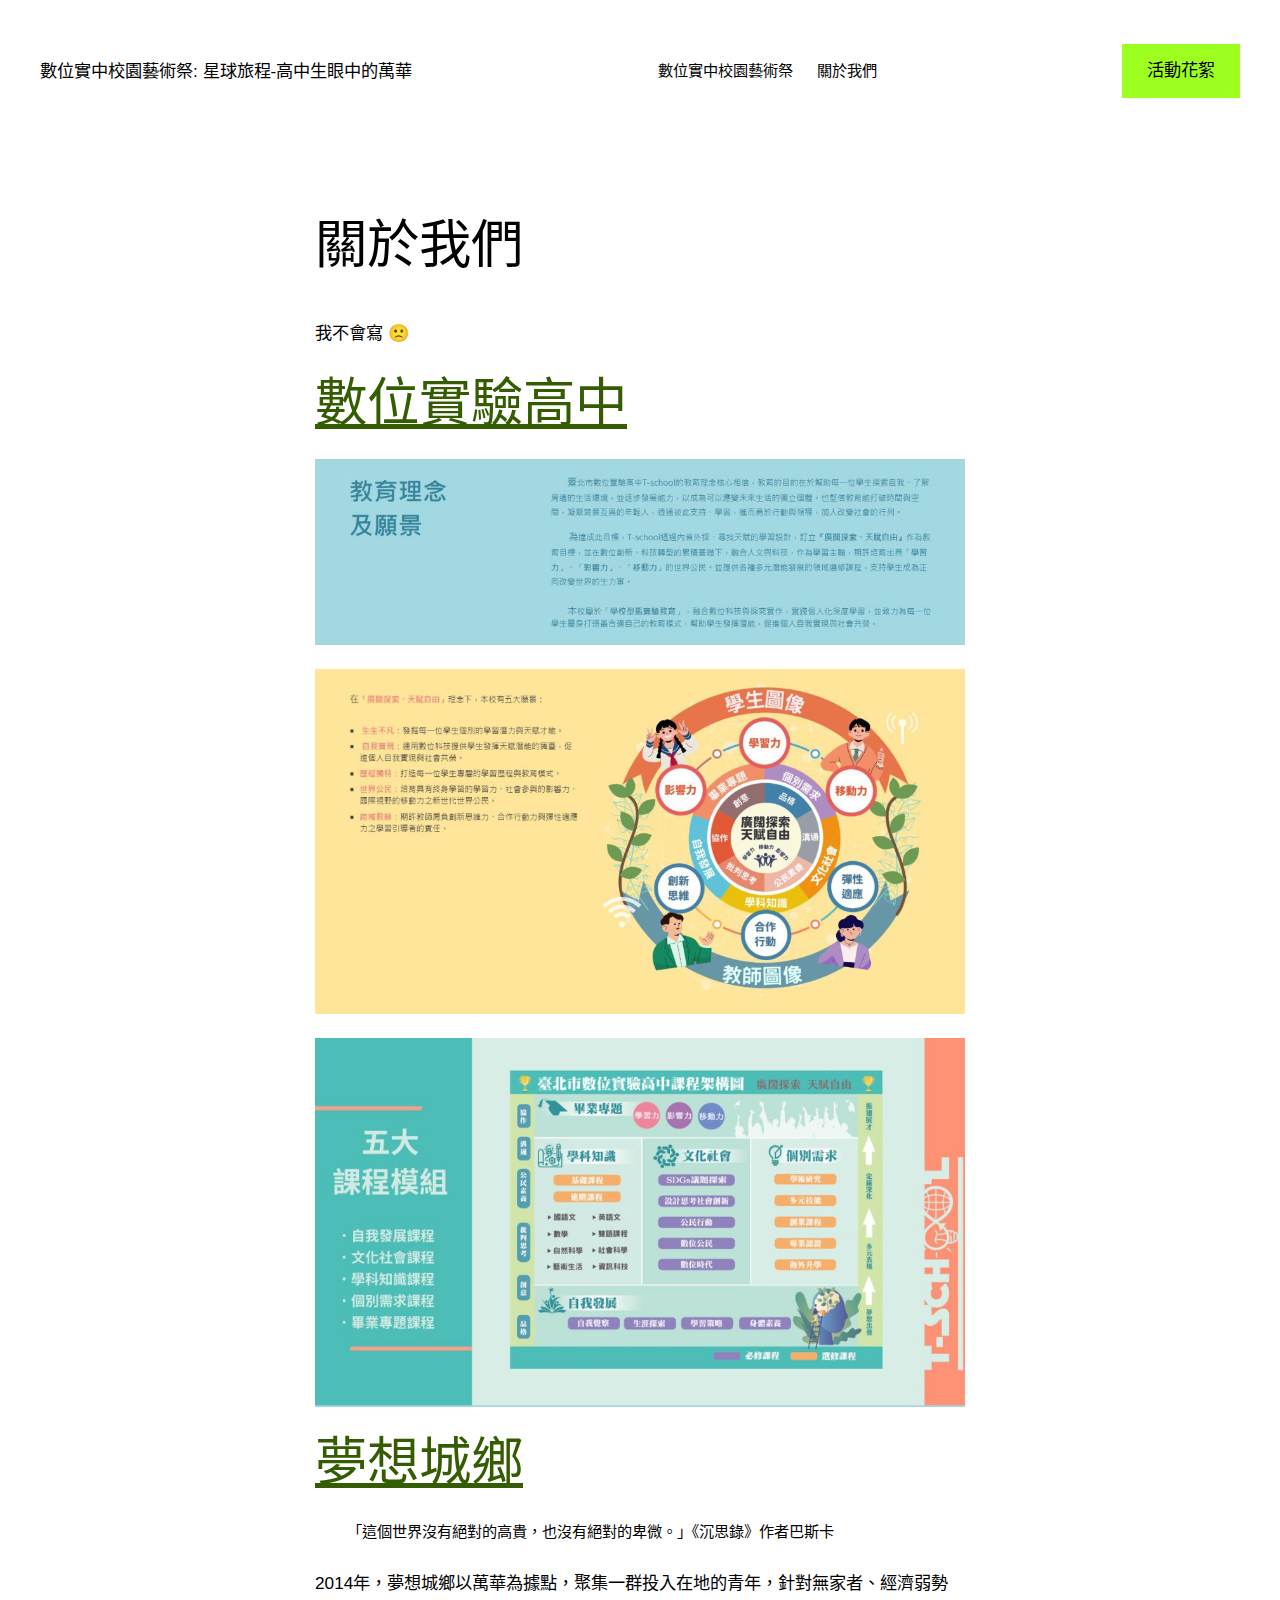
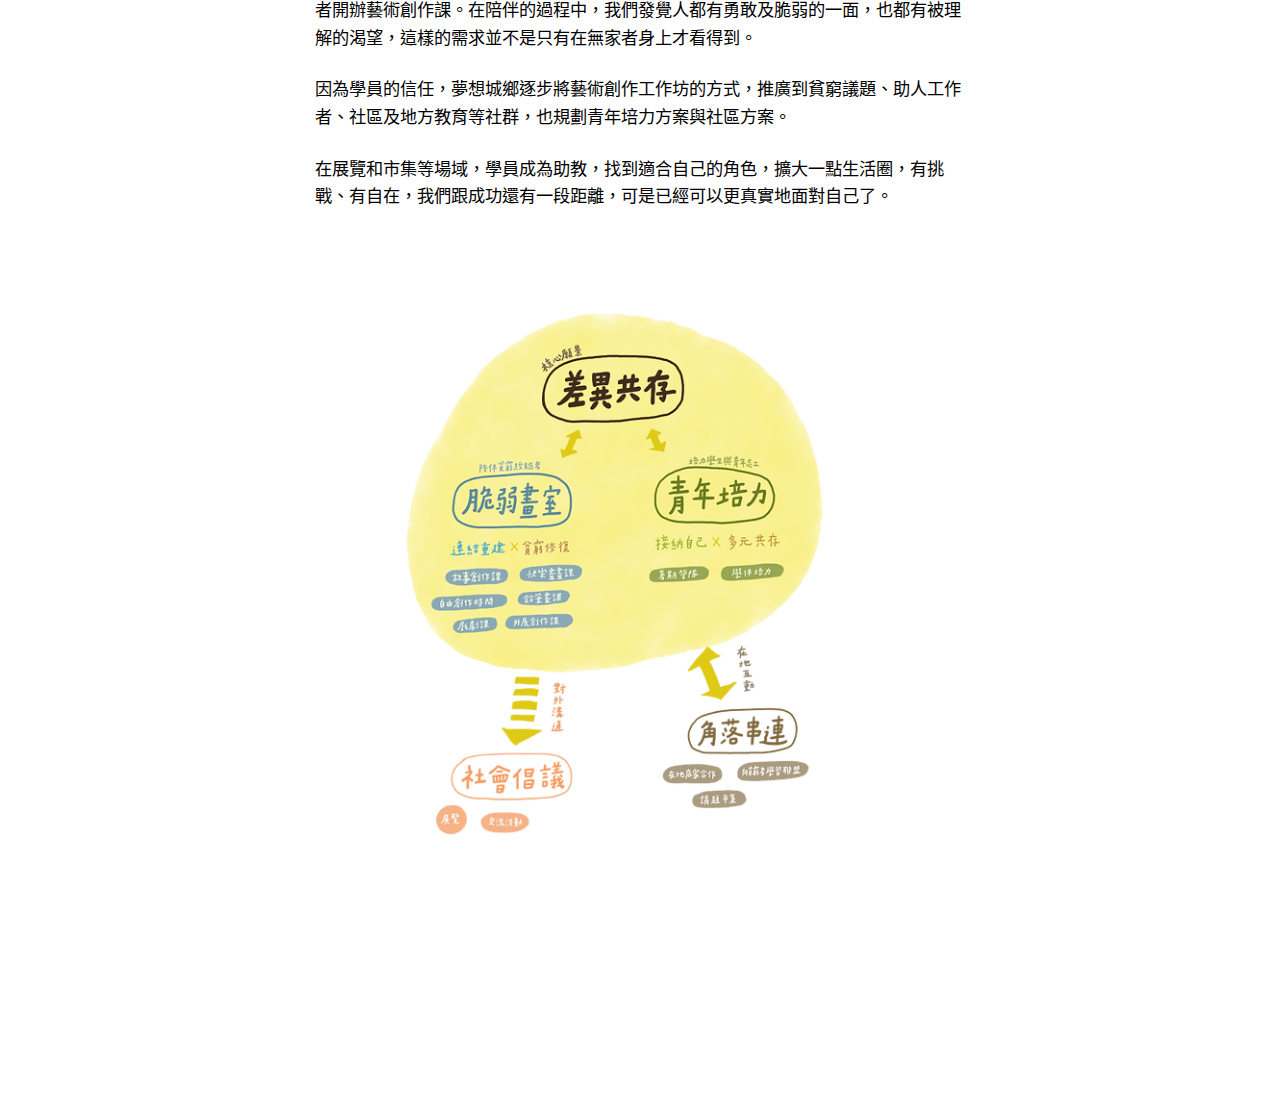
<file: 關於我們/index.html>
<!DOCTYPE html>
<html lang="zh-TW">
<head>
	<meta charset="UTF-8">
	<meta name="viewport" content="width=device-width, initial-scale=1">
<meta name="robots" content="max-image-preview:large">
<title>關於我們 &#8211; 數位實中校園藝術祭: 星球旅程-高中生眼中的萬華</title>
<link rel="alternate" type="application/rss+xml" title="訂閱《數位實中校園藝術祭: 星球旅程-高中生眼中的萬華》&raquo; 資訊提供" href="https://treesheeptw.github.io/artfest2023/feed/">
<link rel="alternate" type="application/rss+xml" title="訂閱《數位實中校園藝術祭: 星球旅程-高中生眼中的萬華》&raquo; 留言的資訊提供" href="https://treesheeptw.github.io/artfest2023/comments/feed/">
<script>
window._wpemojiSettings = {"baseUrl":"https:\/\/s.w.org\/images\/core\/emoji\/14.0.0\/72x72\/","ext":".png","svgUrl":"https:\/\/s.w.org\/images\/core\/emoji\/14.0.0\/svg\/","svgExt":".svg","source":{"concatemoji":"https:\/\/treesheeptw.github.io\/artfest2023\/wp-includes\/js\/wp-emoji-release.min.js?ver=6.2.2"}};
/*! This file is auto-generated */
!function(e,a,t){var n,r,o,i=a.createElement("canvas"),p=i.getContext&&i.getContext("2d");function s(e,t){p.clearRect(0,0,i.width,i.height),p.fillText(e,0,0);e=i.toDataURL();return p.clearRect(0,0,i.width,i.height),p.fillText(t,0,0),e===i.toDataURL()}function c(e){var t=a.createElement("script");t.src=e,t.defer=t.type="text/javascript",a.getElementsByTagName("head")[0].appendChild(t)}for(o=Array("flag","emoji"),t.supports={everything:!0,everythingExceptFlag:!0},r=0;r<o.length;r++)t.supports[o[r]]=function(e){if(p&&p.fillText)switch(p.textBaseline="top",p.font="600 32px Arial",e){case"flag":return s("🏳️‍⚧️","🏳️​⚧️")?!1:!s("🇺🇳","🇺​🇳")&&!s("🏴󠁧󠁢󠁥󠁮󠁧󠁿","🏴​󠁧​󠁢​󠁥​󠁮​󠁧​󠁿");case"emoji":return!s("🫱🏻‍🫲🏿","🫱🏻​🫲🏿")}return!1}(o[r]),t.supports.everything=t.supports.everything&&t.supports[o[r]],"flag"!==o[r]&&(t.supports.everythingExceptFlag=t.supports.everythingExceptFlag&&t.supports[o[r]]);t.supports.everythingExceptFlag=t.supports.everythingExceptFlag&&!t.supports.flag,t.DOMReady=!1,t.readyCallback=function(){t.DOMReady=!0},t.supports.everything||(n=function(){t.readyCallback()},a.addEventListener?(a.addEventListener("DOMContentLoaded",n,!1),e.addEventListener("load",n,!1)):(e.attachEvent("onload",n),a.attachEvent("onreadystatechange",function(){"complete"===a.readyState&&t.readyCallback()})),(e=t.source||{}).concatemoji?c(e.concatemoji):e.wpemoji&&e.twemoji&&(c(e.twemoji),c(e.wpemoji)))}(window,document,window._wpemojiSettings);
</script>
<style>img.wp-smiley,
img.emoji {
	display: inline !important;
	border: none !important;
	box-shadow: none !important;
	height: 1em !important;
	width: 1em !important;
	margin: 0 0.07em !important;
	vertical-align: -0.1em !important;
	background: none !important;
	padding: 0 !important;
}</style>
	<style id="wp-block-site-title-inline-css">.wp-block-site-title a{color:inherit}
.wp-block-site-title{font-size: var(--wp--preset--font-size--medium);font-weight: normal;line-height: 1.4;}
.wp-block-site-title a:where(:not(.wp-element-button)){text-decoration: none;}
.wp-block-site-title a:where(:not(.wp-element-button)):hover{text-decoration: underline;}
.wp-block-site-title a:where(:not(.wp-element-button)):focus{text-decoration: underline dashed;}
.wp-block-site-title a:where(:not(.wp-element-button)):active{color: var(--wp--preset--color--secondary);text-decoration: none;}</style>
<style id="wp-block-page-list-inline-css">.wp-block-navigation .wp-block-page-list{align-items:var(--navigation-layout-align,initial);background-color:inherit;display:flex;flex-direction:var(--navigation-layout-direction,initial);flex-wrap:var(--navigation-layout-wrap,wrap);justify-content:var(--navigation-layout-justify,initial)}.wp-block-navigation .wp-block-navigation-item{background-color:inherit}</style>
<link rel="stylesheet" id="wp-block-navigation-css" href="https://treesheeptw.github.io/artfest2023/wp-includes/blocks/navigation/style.min.css?ver=6.2.2" media="all">
<style id="wp-block-navigation-inline-css">.wp-block-navigation{font-size: var(--wp--preset--font-size--small);}
.wp-block-navigation a:where(:not(.wp-element-button)){color: inherit;text-decoration: none;}
.wp-block-navigation a:where(:not(.wp-element-button)):hover{text-decoration: underline;}
.wp-block-navigation a:where(:not(.wp-element-button)):focus{text-decoration: underline dashed;}
.wp-block-navigation a:where(:not(.wp-element-button)):active{text-decoration: none;}</style>
<style id="wp-block-button-inline-css">.wp-block-button__link{box-sizing:border-box;cursor:pointer;display:inline-block;text-align:center;word-break:break-word}.wp-block-button__link.aligncenter{text-align:center}.wp-block-button__link.alignright{text-align:right}:where(.wp-block-button__link){border-radius:9999px;box-shadow:none;padding:calc(.667em + 2px) calc(1.333em + 2px);text-decoration:none}.wp-block-button[style*=text-decoration] .wp-block-button__link{text-decoration:inherit}.wp-block-buttons>.wp-block-button.has-custom-width{max-width:none}.wp-block-buttons>.wp-block-button.has-custom-width .wp-block-button__link{width:100%}.wp-block-buttons>.wp-block-button.has-custom-font-size .wp-block-button__link{font-size:inherit}.wp-block-buttons>.wp-block-button.wp-block-button__width-25{width:calc(25% - var(--wp--style--block-gap, .5em)*.75)}.wp-block-buttons>.wp-block-button.wp-block-button__width-50{width:calc(50% - var(--wp--style--block-gap, .5em)*.5)}.wp-block-buttons>.wp-block-button.wp-block-button__width-75{width:calc(75% - var(--wp--style--block-gap, .5em)*.25)}.wp-block-buttons>.wp-block-button.wp-block-button__width-100{flex-basis:100%;width:100%}.wp-block-buttons.is-vertical>.wp-block-button.wp-block-button__width-25{width:25%}.wp-block-buttons.is-vertical>.wp-block-button.wp-block-button__width-50{width:50%}.wp-block-buttons.is-vertical>.wp-block-button.wp-block-button__width-75{width:75%}.wp-block-button.is-style-squared,.wp-block-button__link.wp-block-button.is-style-squared{border-radius:0}.wp-block-button.no-border-radius,.wp-block-button__link.no-border-radius{border-radius:0!important}.wp-block-button .wp-block-button__link.is-style-outline,.wp-block-button.is-style-outline>.wp-block-button__link{border:2px solid;padding:.667em 1.333em}.wp-block-button .wp-block-button__link.is-style-outline:not(.has-text-color),.wp-block-button.is-style-outline>.wp-block-button__link:not(.has-text-color){color:currentColor}.wp-block-button .wp-block-button__link.is-style-outline:not(.has-background),.wp-block-button.is-style-outline>.wp-block-button__link:not(.has-background){background-color:transparent;background-image:none}</style>
<style id="wp-block-buttons-inline-css">.wp-block-buttons.is-vertical{flex-direction:column}.wp-block-buttons.is-vertical>.wp-block-button:last-child{margin-bottom:0}.wp-block-buttons>.wp-block-button{display:inline-block;margin:0}.wp-block-buttons.is-content-justification-left{justify-content:flex-start}.wp-block-buttons.is-content-justification-left.is-vertical{align-items:flex-start}.wp-block-buttons.is-content-justification-center{justify-content:center}.wp-block-buttons.is-content-justification-center.is-vertical{align-items:center}.wp-block-buttons.is-content-justification-right{justify-content:flex-end}.wp-block-buttons.is-content-justification-right.is-vertical{align-items:flex-end}.wp-block-buttons.is-content-justification-space-between{justify-content:space-between}.wp-block-buttons.aligncenter{text-align:center}.wp-block-buttons:not(.is-content-justification-space-between,.is-content-justification-right,.is-content-justification-left,.is-content-justification-center) .wp-block-button.aligncenter{margin-left:auto;margin-right:auto;width:100%}.wp-block-buttons[style*=text-decoration] .wp-block-button,.wp-block-buttons[style*=text-decoration] .wp-block-button__link{text-decoration:inherit}.wp-block-buttons.has-custom-font-size .wp-block-button__link{font-size:inherit}.wp-block-button.aligncenter{text-align:center}</style>
<style id="wp-block-group-inline-css">.wp-block-group{box-sizing:border-box}</style>
<style id="wp-block-post-featured-image-inline-css">.wp-block-post-featured-image{margin-left:0;margin-right:0}.wp-block-post-featured-image a{display:block}.wp-block-post-featured-image img{box-sizing:border-box;height:auto;max-width:100%;vertical-align:bottom;width:100%}.wp-block-post-featured-image.alignfull img,.wp-block-post-featured-image.alignwide img{width:100%}.wp-block-post-featured-image .wp-block-post-featured-image__overlay.has-background-dim{background-color:#000;inset:0;position:absolute}.wp-block-post-featured-image{position:relative}.wp-block-post-featured-image .wp-block-post-featured-image__overlay.has-background-gradient{background-color:transparent}.wp-block-post-featured-image .wp-block-post-featured-image__overlay.has-background-dim-0{opacity:0}.wp-block-post-featured-image .wp-block-post-featured-image__overlay.has-background-dim-10{opacity:.1}.wp-block-post-featured-image .wp-block-post-featured-image__overlay.has-background-dim-20{opacity:.2}.wp-block-post-featured-image .wp-block-post-featured-image__overlay.has-background-dim-30{opacity:.3}.wp-block-post-featured-image .wp-block-post-featured-image__overlay.has-background-dim-40{opacity:.4}.wp-block-post-featured-image .wp-block-post-featured-image__overlay.has-background-dim-50{opacity:.5}.wp-block-post-featured-image .wp-block-post-featured-image__overlay.has-background-dim-60{opacity:.6}.wp-block-post-featured-image .wp-block-post-featured-image__overlay.has-background-dim-70{opacity:.7}.wp-block-post-featured-image .wp-block-post-featured-image__overlay.has-background-dim-80{opacity:.8}.wp-block-post-featured-image .wp-block-post-featured-image__overlay.has-background-dim-90{opacity:.9}.wp-block-post-featured-image .wp-block-post-featured-image__overlay.has-background-dim-100{opacity:1}</style>
<style id="wp-block-post-title-inline-css">.wp-block-post-title{box-sizing:border-box;word-break:break-word}.wp-block-post-title a{display:inline-block}
.wp-block-post-title{font-weight: 400;margin-top: 1.25rem;margin-bottom: 1.25rem;}
.wp-block-post-title a:where(:not(.wp-element-button)){text-decoration: none;}
.wp-block-post-title a:where(:not(.wp-element-button)):hover{text-decoration: underline;}
.wp-block-post-title a:where(:not(.wp-element-button)):focus{text-decoration: underline dashed;}
.wp-block-post-title a:where(:not(.wp-element-button)):active{color: var(--wp--preset--color--secondary);text-decoration: none;}</style>
<style id="wp-block-paragraph-inline-css">.is-small-text{font-size:.875em}.is-regular-text{font-size:1em}.is-large-text{font-size:2.25em}.is-larger-text{font-size:3em}.has-drop-cap:not(:focus):first-letter{float:left;font-size:8.4em;font-style:normal;font-weight:100;line-height:.68;margin:.05em .1em 0 0;text-transform:uppercase}body.rtl .has-drop-cap:not(:focus):first-letter{float:none;margin-left:.1em}p.has-drop-cap.has-background{overflow:hidden}p.has-background{padding:1.25em 2.375em}:where(p.has-text-color:not(.has-link-color)) a{color:inherit}</style>
<style id="wp-block-heading-inline-css">h1.has-background,h2.has-background,h3.has-background,h4.has-background,h5.has-background,h6.has-background{padding:1.25em 2.375em}</style>
<style id="wp-block-image-inline-css">.wp-block-image img{height:auto;max-width:100%;vertical-align:bottom}.wp-block-image img,.wp-block-image.has-custom-border img{box-sizing:border-box}.wp-block-image.aligncenter{text-align:center}.wp-block-image.alignfull img,.wp-block-image.alignwide img{height:auto;width:100%}.wp-block-image .aligncenter,.wp-block-image .alignleft,.wp-block-image .alignright,.wp-block-image.aligncenter,.wp-block-image.alignleft,.wp-block-image.alignright{display:table}.wp-block-image .aligncenter>figcaption,.wp-block-image .alignleft>figcaption,.wp-block-image .alignright>figcaption,.wp-block-image.aligncenter>figcaption,.wp-block-image.alignleft>figcaption,.wp-block-image.alignright>figcaption{caption-side:bottom;display:table-caption}.wp-block-image .alignleft{float:left;margin:.5em 1em .5em 0}.wp-block-image .alignright{float:right;margin:.5em 0 .5em 1em}.wp-block-image .aligncenter{margin-left:auto;margin-right:auto}.wp-block-image figcaption{margin-bottom:1em;margin-top:.5em}.wp-block-image .is-style-rounded img,.wp-block-image.is-style-circle-mask img,.wp-block-image.is-style-rounded img{border-radius:9999px}@supports ((-webkit-mask-image:none) or (mask-image:none)) or (-webkit-mask-image:none){.wp-block-image.is-style-circle-mask img{border-radius:0;-webkit-mask-image:url('data:image/svg+xml;utf8,<svg viewBox="0 0 100 100" xmlns="http://www.w3.org/2000/svg"><circle cx="50" cy="50" r="50"/></svg>');mask-image:url('data:image/svg+xml;utf8,<svg viewBox="0 0 100 100" xmlns="http://www.w3.org/2000/svg"><circle cx="50" cy="50" r="50"/></svg>');mask-mode:alpha;-webkit-mask-position:center;mask-position:center;-webkit-mask-repeat:no-repeat;mask-repeat:no-repeat;-webkit-mask-size:contain;mask-size:contain}}.wp-block-image :where(.has-border-color){border-style:solid}.wp-block-image :where([style*=border-top-color]){border-top-style:solid}.wp-block-image :where([style*=border-right-color]){border-right-style:solid}.wp-block-image :where([style*=border-bottom-color]){border-bottom-style:solid}.wp-block-image :where([style*=border-left-color]){border-left-style:solid}.wp-block-image :where([style*=border-width]){border-style:solid}.wp-block-image :where([style*=border-top-width]){border-top-style:solid}.wp-block-image :where([style*=border-right-width]){border-right-style:solid}.wp-block-image :where([style*=border-bottom-width]){border-bottom-style:solid}.wp-block-image :where([style*=border-left-width]){border-left-style:solid}.wp-block-image figure{margin:0}</style>
<style id="wp-block-quote-inline-css">.wp-block-quote{box-sizing:border-box;overflow-wrap:break-word}.wp-block-quote.is-large:where(:not(.is-style-plain)),.wp-block-quote.is-style-large:where(:not(.is-style-plain)){margin-bottom:1em;padding:0 1em}.wp-block-quote.is-large:where(:not(.is-style-plain)) p,.wp-block-quote.is-style-large:where(:not(.is-style-plain)) p{font-size:1.5em;font-style:italic;line-height:1.6}.wp-block-quote.is-large:where(:not(.is-style-plain)) cite,.wp-block-quote.is-large:where(:not(.is-style-plain)) footer,.wp-block-quote.is-style-large:where(:not(.is-style-plain)) cite,.wp-block-quote.is-style-large:where(:not(.is-style-plain)) footer{font-size:1.125em;text-align:right}
.wp-block-quote{border-width: 1px;padding-right: var(--wp--preset--spacing--30);padding-left: var(--wp--preset--spacing--30);}
.wp-block-quote cite{font-size: var(--wp--preset--font-size--small);font-style: normal;}</style>
<style id="wp-block-post-content-inline-css">.wp-block-post-content a:where(:not(.wp-element-button)){color: var(--wp--preset--color--secondary);}</style>
<style id="wp-block-comments-inline-css">.wp-block-post-comments{box-sizing:border-box}.wp-block-post-comments .alignleft{float:left}.wp-block-post-comments .alignright{float:right}.wp-block-post-comments .navigation:after{clear:both;content:"";display:table}.wp-block-post-comments .commentlist{clear:both;list-style:none;margin:0;padding:0}.wp-block-post-comments .commentlist .comment{min-height:2.25em;padding-left:3.25em}.wp-block-post-comments .commentlist .comment p{font-size:1em;line-height:1.8;margin:1em 0}.wp-block-post-comments .commentlist .children{list-style:none;margin:0;padding:0}.wp-block-post-comments .comment-author{line-height:1.5}.wp-block-post-comments .comment-author .avatar{border-radius:1.5em;display:block;float:left;height:2.5em;margin-right:.75em;margin-top:.5em;width:2.5em}.wp-block-post-comments .comment-author cite{font-style:normal}.wp-block-post-comments .comment-meta{font-size:.875em;line-height:1.5}.wp-block-post-comments .comment-meta b{font-weight:400}.wp-block-post-comments .comment-meta .comment-awaiting-moderation{display:block;margin-bottom:1em;margin-top:1em}.wp-block-post-comments .comment-body .commentmetadata{font-size:.875em}.wp-block-post-comments .comment-form-author label,.wp-block-post-comments .comment-form-comment label,.wp-block-post-comments .comment-form-email label,.wp-block-post-comments .comment-form-url label{display:block;margin-bottom:.25em}.wp-block-post-comments .comment-form input:not([type=submit]):not([type=checkbox]),.wp-block-post-comments .comment-form textarea{box-sizing:border-box;display:block;width:100%}.wp-block-post-comments .comment-form-cookies-consent{display:flex;gap:.25em}.wp-block-post-comments .comment-form-cookies-consent #wp-comment-cookies-consent{margin-top:.35em}.wp-block-post-comments .comment-reply-title{margin-bottom:0}.wp-block-post-comments .comment-reply-title :where(small){font-size:var(--wp--preset--font-size--medium,smaller);margin-left:.5em}.wp-block-post-comments .reply{font-size:.875em;margin-bottom:1.4em}.wp-block-post-comments input:not([type=submit]),.wp-block-post-comments textarea{border:1px solid #949494;font-family:inherit;font-size:1em}.wp-block-post-comments input:not([type=submit]):not([type=checkbox]),.wp-block-post-comments textarea{padding:calc(.667em + 2px)}:where(.wp-block-post-comments input[type=submit]){border:none}</style>
<style id="wp-block-library-inline-css">:root{--wp-admin-theme-color:#007cba;--wp-admin-theme-color--rgb:0,124,186;--wp-admin-theme-color-darker-10:#006ba1;--wp-admin-theme-color-darker-10--rgb:0,107,161;--wp-admin-theme-color-darker-20:#005a87;--wp-admin-theme-color-darker-20--rgb:0,90,135;--wp-admin-border-width-focus:2px;--wp-block-synced-color:#7a00df;--wp-block-synced-color--rgb:122,0,223}@media (-webkit-min-device-pixel-ratio:2),(min-resolution:192dpi){:root{--wp-admin-border-width-focus:1.5px}}.wp-element-button{cursor:pointer}:root{--wp--preset--font-size--normal:16px;--wp--preset--font-size--huge:42px}:root .has-very-light-gray-background-color{background-color:#eee}:root .has-very-dark-gray-background-color{background-color:#313131}:root .has-very-light-gray-color{color:#eee}:root .has-very-dark-gray-color{color:#313131}:root .has-vivid-green-cyan-to-vivid-cyan-blue-gradient-background{background:linear-gradient(135deg,#00d084,#0693e3)}:root .has-purple-crush-gradient-background{background:linear-gradient(135deg,#34e2e4,#4721fb 50%,#ab1dfe)}:root .has-hazy-dawn-gradient-background{background:linear-gradient(135deg,#faaca8,#dad0ec)}:root .has-subdued-olive-gradient-background{background:linear-gradient(135deg,#fafae1,#67a671)}:root .has-atomic-cream-gradient-background{background:linear-gradient(135deg,#fdd79a,#004a59)}:root .has-nightshade-gradient-background{background:linear-gradient(135deg,#330968,#31cdcf)}:root .has-midnight-gradient-background{background:linear-gradient(135deg,#020381,#2874fc)}.has-regular-font-size{font-size:1em}.has-larger-font-size{font-size:2.625em}.has-normal-font-size{font-size:var(--wp--preset--font-size--normal)}.has-huge-font-size{font-size:var(--wp--preset--font-size--huge)}.has-text-align-center{text-align:center}.has-text-align-left{text-align:left}.has-text-align-right{text-align:right}#end-resizable-editor-section{display:none}.aligncenter{clear:both}.items-justified-left{justify-content:flex-start}.items-justified-center{justify-content:center}.items-justified-right{justify-content:flex-end}.items-justified-space-between{justify-content:space-between}.screen-reader-text{clip:rect(1px,1px,1px,1px);word-wrap:normal!important;border:0;-webkit-clip-path:inset(50%);clip-path:inset(50%);height:1px;margin:-1px;overflow:hidden;padding:0;position:absolute;width:1px}.screen-reader-text:focus{clip:auto!important;background-color:#ddd;-webkit-clip-path:none;clip-path:none;color:#444;display:block;font-size:1em;height:auto;left:5px;line-height:normal;padding:15px 23px 14px;text-decoration:none;top:5px;width:auto;z-index:100000}html :where(.has-border-color){border-style:solid}html :where([style*=border-top-color]){border-top-style:solid}html :where([style*=border-right-color]){border-right-style:solid}html :where([style*=border-bottom-color]){border-bottom-style:solid}html :where([style*=border-left-color]){border-left-style:solid}html :where([style*=border-width]){border-style:solid}html :where([style*=border-top-width]){border-top-style:solid}html :where([style*=border-right-width]){border-right-style:solid}html :where([style*=border-bottom-width]){border-bottom-style:solid}html :where([style*=border-left-width]){border-left-style:solid}html :where(img[class*=wp-image-]){height:auto;max-width:100%}figure{margin:0 0 1em}html :where(.is-position-sticky){--wp-admin--admin-bar--position-offset:var(--wp-admin--admin-bar--height,0px)}@media screen and (max-width:600px){html :where(.is-position-sticky){--wp-admin--admin-bar--position-offset:0px}}</style>
<style id="global-styles-inline-css">body{--wp--preset--color--black: #000000;--wp--preset--color--cyan-bluish-gray: #abb8c3;--wp--preset--color--white: #ffffff;--wp--preset--color--pale-pink: #f78da7;--wp--preset--color--vivid-red: #cf2e2e;--wp--preset--color--luminous-vivid-orange: #ff6900;--wp--preset--color--luminous-vivid-amber: #fcb900;--wp--preset--color--light-green-cyan: #7bdcb5;--wp--preset--color--vivid-green-cyan: #00d084;--wp--preset--color--pale-cyan-blue: #8ed1fc;--wp--preset--color--vivid-cyan-blue: #0693e3;--wp--preset--color--vivid-purple: #9b51e0;--wp--preset--color--base: #ffffff;--wp--preset--color--contrast: #000000;--wp--preset--color--primary: #9DFF20;--wp--preset--color--secondary: #345C00;--wp--preset--color--tertiary: #F6F6F6;--wp--preset--gradient--vivid-cyan-blue-to-vivid-purple: linear-gradient(135deg,rgba(6,147,227,1) 0%,rgb(155,81,224) 100%);--wp--preset--gradient--light-green-cyan-to-vivid-green-cyan: linear-gradient(135deg,rgb(122,220,180) 0%,rgb(0,208,130) 100%);--wp--preset--gradient--luminous-vivid-amber-to-luminous-vivid-orange: linear-gradient(135deg,rgba(252,185,0,1) 0%,rgba(255,105,0,1) 100%);--wp--preset--gradient--luminous-vivid-orange-to-vivid-red: linear-gradient(135deg,rgba(255,105,0,1) 0%,rgb(207,46,46) 100%);--wp--preset--gradient--very-light-gray-to-cyan-bluish-gray: linear-gradient(135deg,rgb(238,238,238) 0%,rgb(169,184,195) 100%);--wp--preset--gradient--cool-to-warm-spectrum: linear-gradient(135deg,rgb(74,234,220) 0%,rgb(151,120,209) 20%,rgb(207,42,186) 40%,rgb(238,44,130) 60%,rgb(251,105,98) 80%,rgb(254,248,76) 100%);--wp--preset--gradient--blush-light-purple: linear-gradient(135deg,rgb(255,206,236) 0%,rgb(152,150,240) 100%);--wp--preset--gradient--blush-bordeaux: linear-gradient(135deg,rgb(254,205,165) 0%,rgb(254,45,45) 50%,rgb(107,0,62) 100%);--wp--preset--gradient--luminous-dusk: linear-gradient(135deg,rgb(255,203,112) 0%,rgb(199,81,192) 50%,rgb(65,88,208) 100%);--wp--preset--gradient--pale-ocean: linear-gradient(135deg,rgb(255,245,203) 0%,rgb(182,227,212) 50%,rgb(51,167,181) 100%);--wp--preset--gradient--electric-grass: linear-gradient(135deg,rgb(202,248,128) 0%,rgb(113,206,126) 100%);--wp--preset--gradient--midnight: linear-gradient(135deg,rgb(2,3,129) 0%,rgb(40,116,252) 100%);--wp--preset--duotone--dark-grayscale: url('#wp-duotone-dark-grayscale');--wp--preset--duotone--grayscale: url('#wp-duotone-grayscale');--wp--preset--duotone--purple-yellow: url('#wp-duotone-purple-yellow');--wp--preset--duotone--blue-red: url('#wp-duotone-blue-red');--wp--preset--duotone--midnight: url('#wp-duotone-midnight');--wp--preset--duotone--magenta-yellow: url('#wp-duotone-magenta-yellow');--wp--preset--duotone--purple-green: url('#wp-duotone-purple-green');--wp--preset--duotone--blue-orange: url('#wp-duotone-blue-orange');--wp--preset--font-size--small: clamp(0.875rem, 0.875rem + ((1vw - 0.48rem) * 0.24), 1rem);--wp--preset--font-size--medium: clamp(1rem, 1rem + ((1vw - 0.48rem) * 0.24), 1.125rem);--wp--preset--font-size--large: clamp(1.75rem, 1.75rem + ((1vw - 0.48rem) * 0.24), 1.875rem);--wp--preset--font-size--x-large: 2.25rem;--wp--preset--font-size--xx-large: clamp(4rem, 4rem + ((1vw - 0.48rem) * 11.538), 10rem);--wp--preset--font-family--dm-sans: "DM Sans", sans-serif;--wp--preset--font-family--ibm-plex-mono: 'IBM Plex Mono', monospace;--wp--preset--font-family--inter: "Inter", sans-serif;--wp--preset--font-family--system-font: -apple-system,BlinkMacSystemFont,"Segoe UI",Roboto,Oxygen-Sans,Ubuntu,Cantarell,"Helvetica Neue",sans-serif;--wp--preset--font-family--source-serif-pro: "Source Serif Pro", serif;--wp--preset--spacing--30: clamp(1.5rem, 5vw, 2rem);--wp--preset--spacing--40: clamp(1.8rem, 1.8rem + ((1vw - 0.48rem) * 2.885), 3rem);--wp--preset--spacing--50: clamp(2.5rem, 8vw, 4.5rem);--wp--preset--spacing--60: clamp(3.75rem, 10vw, 7rem);--wp--preset--spacing--70: clamp(5rem, 5.25rem + ((1vw - 0.48rem) * 9.096), 8rem);--wp--preset--spacing--80: clamp(7rem, 14vw, 11rem);--wp--preset--shadow--natural: 6px 6px 9px rgba(0, 0, 0, 0.2);--wp--preset--shadow--deep: 12px 12px 50px rgba(0, 0, 0, 0.4);--wp--preset--shadow--sharp: 6px 6px 0px rgba(0, 0, 0, 0.2);--wp--preset--shadow--outlined: 6px 6px 0px -3px rgba(255, 255, 255, 1), 6px 6px rgba(0, 0, 0, 1);--wp--preset--shadow--crisp: 6px 6px 0px rgba(0, 0, 0, 1);}body { margin: 0;--wp--style--global--content-size: 650px;--wp--style--global--wide-size: 1200px; }.wp-site-blocks { padding-top: var(--wp--style--root--padding-top); padding-bottom: var(--wp--style--root--padding-bottom); }.has-global-padding { padding-right: var(--wp--style--root--padding-right); padding-left: var(--wp--style--root--padding-left); }.has-global-padding :where(.has-global-padding) { padding-right: 0; padding-left: 0; }.has-global-padding > .alignfull { margin-right: calc(var(--wp--style--root--padding-right) * -1); margin-left: calc(var(--wp--style--root--padding-left) * -1); }.has-global-padding :where(.has-global-padding) > .alignfull { margin-right: 0; margin-left: 0; }.has-global-padding > .alignfull:where(:not(.has-global-padding)) > :where([class*="wp-block-"]:not(.alignfull):not([class*="__"]),p,h1,h2,h3,h4,h5,h6,ul,ol) { padding-right: var(--wp--style--root--padding-right); padding-left: var(--wp--style--root--padding-left); }.has-global-padding :where(.has-global-padding) > .alignfull:where(:not(.has-global-padding)) > :where([class*="wp-block-"]:not(.alignfull):not([class*="__"]),p,h1,h2,h3,h4,h5,h6,ul,ol) { padding-right: 0; padding-left: 0; }.wp-site-blocks > .alignleft { float: left; margin-right: 2em; }.wp-site-blocks > .alignright { float: right; margin-left: 2em; }.wp-site-blocks > .aligncenter { justify-content: center; margin-left: auto; margin-right: auto; }.wp-site-blocks > * { margin-block-start: 0; margin-block-end: 0; }.wp-site-blocks > * + * { margin-block-start: 1.5rem; }body { --wp--style--block-gap: 1.5rem; }body .is-layout-flow > *{margin-block-start: 0;margin-block-end: 0;}body .is-layout-flow > * + *{margin-block-start: 1.5rem;margin-block-end: 0;}body .is-layout-constrained > *{margin-block-start: 0;margin-block-end: 0;}body .is-layout-constrained > * + *{margin-block-start: 1.5rem;margin-block-end: 0;}body .is-layout-flex{gap: 1.5rem;}body .is-layout-flow > .alignleft{float: left;margin-inline-start: 0;margin-inline-end: 2em;}body .is-layout-flow > .alignright{float: right;margin-inline-start: 2em;margin-inline-end: 0;}body .is-layout-flow > .aligncenter{margin-left: auto !important;margin-right: auto !important;}body .is-layout-constrained > .alignleft{float: left;margin-inline-start: 0;margin-inline-end: 2em;}body .is-layout-constrained > .alignright{float: right;margin-inline-start: 2em;margin-inline-end: 0;}body .is-layout-constrained > .aligncenter{margin-left: auto !important;margin-right: auto !important;}body .is-layout-constrained > :where(:not(.alignleft):not(.alignright):not(.alignfull)){max-width: var(--wp--style--global--content-size);margin-left: auto !important;margin-right: auto !important;}body .is-layout-constrained > .alignwide{max-width: var(--wp--style--global--wide-size);}body .is-layout-flex{display: flex;}body .is-layout-flex{flex-wrap: wrap;align-items: center;}body .is-layout-flex > *{margin: 0;}body{background-color: var(--wp--preset--color--base);color: var(--wp--preset--color--contrast);font-family: var(--wp--preset--font-family--system-font);font-size: var(--wp--preset--font-size--medium);line-height: 1.6;--wp--style--root--padding-top: var(--wp--preset--spacing--40);--wp--style--root--padding-right: var(--wp--preset--spacing--30);--wp--style--root--padding-bottom: var(--wp--preset--spacing--40);--wp--style--root--padding-left: var(--wp--preset--spacing--30);}a:where(:not(.wp-element-button)){color: var(--wp--preset--color--contrast);text-decoration: underline;}a:where(:not(.wp-element-button)):hover{text-decoration: none;}a:where(:not(.wp-element-button)):focus{text-decoration: underline dashed;}a:where(:not(.wp-element-button)):active{color: var(--wp--preset--color--secondary);text-decoration: none;}h1, h2, h3, h4, h5, h6{font-weight: 400;line-height: 1.4;}h1{font-size: clamp(2.719rem, 2.719rem + ((1vw - 0.48rem) * 1.742), 3.625rem);line-height: 1.2;}h2{font-size: clamp(2.625rem, calc(2.625rem + ((1vw - 0.48rem) * 8.4135)), 3.25rem);line-height: 1.2;}h3{font-size: var(--wp--preset--font-size--x-large);}h4{font-size: var(--wp--preset--font-size--large);}h5{font-size: var(--wp--preset--font-size--medium);font-weight: 700;text-transform: uppercase;}h6{font-size: var(--wp--preset--font-size--medium);text-transform: uppercase;}.wp-element-button, .wp-block-button__link{background-color: var(--wp--preset--color--primary);border-radius: 0;border-width: 0;color: var(--wp--preset--color--contrast);font-family: inherit;font-size: inherit;line-height: inherit;padding: calc(0.667em + 2px) calc(1.333em + 2px);text-decoration: none;}.wp-element-button:visited, .wp-block-button__link:visited{color: var(--wp--preset--color--contrast);}.wp-element-button:hover, .wp-block-button__link:hover{background-color: var(--wp--preset--color--contrast);color: var(--wp--preset--color--base);}.wp-element-button:focus, .wp-block-button__link:focus{background-color: var(--wp--preset--color--contrast);color: var(--wp--preset--color--base);}.wp-element-button:active, .wp-block-button__link:active{background-color: var(--wp--preset--color--secondary);color: var(--wp--preset--color--base);}.has-black-color{color: var(--wp--preset--color--black) !important;}.has-cyan-bluish-gray-color{color: var(--wp--preset--color--cyan-bluish-gray) !important;}.has-white-color{color: var(--wp--preset--color--white) !important;}.has-pale-pink-color{color: var(--wp--preset--color--pale-pink) !important;}.has-vivid-red-color{color: var(--wp--preset--color--vivid-red) !important;}.has-luminous-vivid-orange-color{color: var(--wp--preset--color--luminous-vivid-orange) !important;}.has-luminous-vivid-amber-color{color: var(--wp--preset--color--luminous-vivid-amber) !important;}.has-light-green-cyan-color{color: var(--wp--preset--color--light-green-cyan) !important;}.has-vivid-green-cyan-color{color: var(--wp--preset--color--vivid-green-cyan) !important;}.has-pale-cyan-blue-color{color: var(--wp--preset--color--pale-cyan-blue) !important;}.has-vivid-cyan-blue-color{color: var(--wp--preset--color--vivid-cyan-blue) !important;}.has-vivid-purple-color{color: var(--wp--preset--color--vivid-purple) !important;}.has-base-color{color: var(--wp--preset--color--base) !important;}.has-contrast-color{color: var(--wp--preset--color--contrast) !important;}.has-primary-color{color: var(--wp--preset--color--primary) !important;}.has-secondary-color{color: var(--wp--preset--color--secondary) !important;}.has-tertiary-color{color: var(--wp--preset--color--tertiary) !important;}.has-black-background-color{background-color: var(--wp--preset--color--black) !important;}.has-cyan-bluish-gray-background-color{background-color: var(--wp--preset--color--cyan-bluish-gray) !important;}.has-white-background-color{background-color: var(--wp--preset--color--white) !important;}.has-pale-pink-background-color{background-color: var(--wp--preset--color--pale-pink) !important;}.has-vivid-red-background-color{background-color: var(--wp--preset--color--vivid-red) !important;}.has-luminous-vivid-orange-background-color{background-color: var(--wp--preset--color--luminous-vivid-orange) !important;}.has-luminous-vivid-amber-background-color{background-color: var(--wp--preset--color--luminous-vivid-amber) !important;}.has-light-green-cyan-background-color{background-color: var(--wp--preset--color--light-green-cyan) !important;}.has-vivid-green-cyan-background-color{background-color: var(--wp--preset--color--vivid-green-cyan) !important;}.has-pale-cyan-blue-background-color{background-color: var(--wp--preset--color--pale-cyan-blue) !important;}.has-vivid-cyan-blue-background-color{background-color: var(--wp--preset--color--vivid-cyan-blue) !important;}.has-vivid-purple-background-color{background-color: var(--wp--preset--color--vivid-purple) !important;}.has-base-background-color{background-color: var(--wp--preset--color--base) !important;}.has-contrast-background-color{background-color: var(--wp--preset--color--contrast) !important;}.has-primary-background-color{background-color: var(--wp--preset--color--primary) !important;}.has-secondary-background-color{background-color: var(--wp--preset--color--secondary) !important;}.has-tertiary-background-color{background-color: var(--wp--preset--color--tertiary) !important;}.has-black-border-color{border-color: var(--wp--preset--color--black) !important;}.has-cyan-bluish-gray-border-color{border-color: var(--wp--preset--color--cyan-bluish-gray) !important;}.has-white-border-color{border-color: var(--wp--preset--color--white) !important;}.has-pale-pink-border-color{border-color: var(--wp--preset--color--pale-pink) !important;}.has-vivid-red-border-color{border-color: var(--wp--preset--color--vivid-red) !important;}.has-luminous-vivid-orange-border-color{border-color: var(--wp--preset--color--luminous-vivid-orange) !important;}.has-luminous-vivid-amber-border-color{border-color: var(--wp--preset--color--luminous-vivid-amber) !important;}.has-light-green-cyan-border-color{border-color: var(--wp--preset--color--light-green-cyan) !important;}.has-vivid-green-cyan-border-color{border-color: var(--wp--preset--color--vivid-green-cyan) !important;}.has-pale-cyan-blue-border-color{border-color: var(--wp--preset--color--pale-cyan-blue) !important;}.has-vivid-cyan-blue-border-color{border-color: var(--wp--preset--color--vivid-cyan-blue) !important;}.has-vivid-purple-border-color{border-color: var(--wp--preset--color--vivid-purple) !important;}.has-base-border-color{border-color: var(--wp--preset--color--base) !important;}.has-contrast-border-color{border-color: var(--wp--preset--color--contrast) !important;}.has-primary-border-color{border-color: var(--wp--preset--color--primary) !important;}.has-secondary-border-color{border-color: var(--wp--preset--color--secondary) !important;}.has-tertiary-border-color{border-color: var(--wp--preset--color--tertiary) !important;}.has-vivid-cyan-blue-to-vivid-purple-gradient-background{background: var(--wp--preset--gradient--vivid-cyan-blue-to-vivid-purple) !important;}.has-light-green-cyan-to-vivid-green-cyan-gradient-background{background: var(--wp--preset--gradient--light-green-cyan-to-vivid-green-cyan) !important;}.has-luminous-vivid-amber-to-luminous-vivid-orange-gradient-background{background: var(--wp--preset--gradient--luminous-vivid-amber-to-luminous-vivid-orange) !important;}.has-luminous-vivid-orange-to-vivid-red-gradient-background{background: var(--wp--preset--gradient--luminous-vivid-orange-to-vivid-red) !important;}.has-very-light-gray-to-cyan-bluish-gray-gradient-background{background: var(--wp--preset--gradient--very-light-gray-to-cyan-bluish-gray) !important;}.has-cool-to-warm-spectrum-gradient-background{background: var(--wp--preset--gradient--cool-to-warm-spectrum) !important;}.has-blush-light-purple-gradient-background{background: var(--wp--preset--gradient--blush-light-purple) !important;}.has-blush-bordeaux-gradient-background{background: var(--wp--preset--gradient--blush-bordeaux) !important;}.has-luminous-dusk-gradient-background{background: var(--wp--preset--gradient--luminous-dusk) !important;}.has-pale-ocean-gradient-background{background: var(--wp--preset--gradient--pale-ocean) !important;}.has-electric-grass-gradient-background{background: var(--wp--preset--gradient--electric-grass) !important;}.has-midnight-gradient-background{background: var(--wp--preset--gradient--midnight) !important;}.has-small-font-size{font-size: var(--wp--preset--font-size--small) !important;}.has-medium-font-size{font-size: var(--wp--preset--font-size--medium) !important;}.has-large-font-size{font-size: var(--wp--preset--font-size--large) !important;}.has-x-large-font-size{font-size: var(--wp--preset--font-size--x-large) !important;}.has-xx-large-font-size{font-size: var(--wp--preset--font-size--xx-large) !important;}.has-dm-sans-font-family{font-family: var(--wp--preset--font-family--dm-sans) !important;}.has-ibm-plex-mono-font-family{font-family: var(--wp--preset--font-family--ibm-plex-mono) !important;}.has-inter-font-family{font-family: var(--wp--preset--font-family--inter) !important;}.has-system-font-font-family{font-family: var(--wp--preset--font-family--system-font) !important;}.has-source-serif-pro-font-family{font-family: var(--wp--preset--font-family--source-serif-pro) !important;}</style>
<style id="core-block-supports-inline-css">.wp-container-2.wp-container-2{justify-content:flex-end;}.wp-container-4.wp-container-4{justify-content:space-between;}</style>
<style id="wp-webfonts-inline-css">@font-face{font-family:"DM Sans";font-style:normal;font-weight:400;font-display:fallback;src:url('https://treesheeptw.github.io/artfest2023/wp-content/themes/twentytwentythree/assets/fonts/dm-sans/DMSans-Regular.woff2') format('woff2');font-stretch:normal;}@font-face{font-family:"DM Sans";font-style:italic;font-weight:400;font-display:fallback;src:url('https://treesheeptw.github.io/artfest2023/wp-content/themes/twentytwentythree/assets/fonts/dm-sans/DMSans-Regular-Italic.woff2') format('woff2');font-stretch:normal;}@font-face{font-family:"DM Sans";font-style:normal;font-weight:700;font-display:fallback;src:url('https://treesheeptw.github.io/artfest2023/wp-content/themes/twentytwentythree/assets/fonts/dm-sans/DMSans-Bold.woff2') format('woff2');font-stretch:normal;}@font-face{font-family:"DM Sans";font-style:italic;font-weight:700;font-display:fallback;src:url('https://treesheeptw.github.io/artfest2023/wp-content/themes/twentytwentythree/assets/fonts/dm-sans/DMSans-Bold-Italic.woff2') format('woff2');font-stretch:normal;}@font-face{font-family:"IBM Plex Mono";font-style:normal;font-weight:300;font-display:block;src:url('https://treesheeptw.github.io/artfest2023/wp-content/themes/twentytwentythree/assets/fonts/ibm-plex-mono/IBMPlexMono-Light.woff2') format('woff2');font-stretch:normal;}@font-face{font-family:"IBM Plex Mono";font-style:normal;font-weight:400;font-display:block;src:url('https://treesheeptw.github.io/artfest2023/wp-content/themes/twentytwentythree/assets/fonts/ibm-plex-mono/IBMPlexMono-Regular.woff2') format('woff2');font-stretch:normal;}@font-face{font-family:"IBM Plex Mono";font-style:italic;font-weight:400;font-display:block;src:url('https://treesheeptw.github.io/artfest2023/wp-content/themes/twentytwentythree/assets/fonts/ibm-plex-mono/IBMPlexMono-Italic.woff2') format('woff2');font-stretch:normal;}@font-face{font-family:"IBM Plex Mono";font-style:normal;font-weight:700;font-display:block;src:url('https://treesheeptw.github.io/artfest2023/wp-content/themes/twentytwentythree/assets/fonts/ibm-plex-mono/IBMPlexMono-Bold.woff2') format('woff2');font-stretch:normal;}@font-face{font-family:Inter;font-style:normal;font-weight:200 900;font-display:fallback;src:url('https://treesheeptw.github.io/artfest2023/wp-content/themes/twentytwentythree/assets/fonts/inter/Inter-VariableFont_slnt,wght.ttf') format('truetype');font-stretch:normal;}@font-face{font-family:"Source Serif Pro";font-style:normal;font-weight:200 900;font-display:fallback;src:url('https://treesheeptw.github.io/artfest2023/wp-content/themes/twentytwentythree/assets/fonts/source-serif-pro/SourceSerif4Variable-Roman.ttf.woff2') format('woff2');font-stretch:normal;}@font-face{font-family:"Source Serif Pro";font-style:italic;font-weight:200 900;font-display:fallback;src:url('https://treesheeptw.github.io/artfest2023/wp-content/themes/twentytwentythree/assets/fonts/source-serif-pro/SourceSerif4Variable-Italic.ttf.woff2') format('woff2');font-stretch:normal;}</style>
<script src="https://treesheeptw.github.io/artfest2023/wp-includes/blocks/navigation/view.min.js?ver=c24330f635f5cb9d5e0e" id="wp-block-navigation-view-js"></script>
<script src="https://treesheeptw.github.io/artfest2023/wp-includes/blocks/navigation/view-modal.min.js?ver=f51363b18f0497ec84da" id="wp-block-navigation-view-2-js"></script>
<link rel="https://api.w.org/" href="https://treesheeptw.github.io/artfest2023/wp-json/">
<link rel="alternate" type="application/json" href="https://treesheeptw.github.io/artfest2023/wp-json/wp/v2/pages/40">
<link rel="EditURI" type="application/rsd+xml" title="RSD" href="https://treesheeptw.github.io/artfest2023/xmlrpc.php?rsd">
<link rel="wlwmanifest" type="application/wlwmanifest+xml" href="https://treesheeptw.github.io/artfest2023/wp-includes/wlwmanifest.xml">
<meta name="generator" content="WordPress 6.2.2">
<link rel="canonical" href="https://treesheeptw.github.io/artfest2023/%e9%97%9c%e6%96%bc%e6%88%91%e5%80%91/">
<link rel="shortlink" href="https://treesheeptw.github.io/artfest2023/?p=40">
<link rel="alternate" type="application/json+oembed" href="https://treesheeptw.github.io/artfest2023/wp-json/oembed/1.0/embed?url=https%3A%2F%2Ftreesheeptw.github.io%2Fartfest2023%2F%25e9%2597%259c%25e6%2596%25bc%25e6%2588%2591%25e5%2580%2591%2F">
<link rel="alternate" type="text/xml+oembed" href="https://treesheeptw.github.io/artfest2023/wp-json/oembed/1.0/embed?url=https%3A%2F%2Ftreesheeptw.github.io%2Fartfest2023%2F%25e9%2597%259c%25e6%2596%25bc%25e6%2588%2591%25e5%2580%2591%2F#038;format=xml">
</head>

<body class="page-template-default page page-id-40 wp-embed-responsive">
<svg xmlns="http://www.w3.org/2000/svg" viewbox="0 0 0 0" width="0" height="0" focusable="false" role="none" style="visibility: hidden; position: absolute; left: -9999px; overflow: hidden;"><defs><filter id="wp-duotone-dark-grayscale"><fecolormatrix color-interpolation-filters="sRGB" type="matrix" values=" .299 .587 .114 0 0 .299 .587 .114 0 0 .299 .587 .114 0 0 .299 .587 .114 0 0 "></fecolormatrix><fecomponenttransfer color-interpolation-filters="sRGB"><fefuncr type="table" tablevalues="0 0.49803921568627"></fefuncr><fefuncg type="table" tablevalues="0 0.49803921568627"></fefuncg><fefuncb type="table" tablevalues="0 0.49803921568627"></fefuncb><fefunca type="table" tablevalues="1 1"></fefunca></fecomponenttransfer><fecomposite in2="SourceGraphic" operator="in"></fecomposite></filter></defs></svg><svg xmlns="http://www.w3.org/2000/svg" viewbox="0 0 0 0" width="0" height="0" focusable="false" role="none" style="visibility: hidden; position: absolute; left: -9999px; overflow: hidden;"><defs><filter id="wp-duotone-grayscale"><fecolormatrix color-interpolation-filters="sRGB" type="matrix" values=" .299 .587 .114 0 0 .299 .587 .114 0 0 .299 .587 .114 0 0 .299 .587 .114 0 0 "></fecolormatrix><fecomponenttransfer color-interpolation-filters="sRGB"><fefuncr type="table" tablevalues="0 1"></fefuncr><fefuncg type="table" tablevalues="0 1"></fefuncg><fefuncb type="table" tablevalues="0 1"></fefuncb><fefunca type="table" tablevalues="1 1"></fefunca></fecomponenttransfer><fecomposite in2="SourceGraphic" operator="in"></fecomposite></filter></defs></svg><svg xmlns="http://www.w3.org/2000/svg" viewbox="0 0 0 0" width="0" height="0" focusable="false" role="none" style="visibility: hidden; position: absolute; left: -9999px; overflow: hidden;"><defs><filter id="wp-duotone-purple-yellow"><fecolormatrix color-interpolation-filters="sRGB" type="matrix" values=" .299 .587 .114 0 0 .299 .587 .114 0 0 .299 .587 .114 0 0 .299 .587 .114 0 0 "></fecolormatrix><fecomponenttransfer color-interpolation-filters="sRGB"><fefuncr type="table" tablevalues="0.54901960784314 0.98823529411765"></fefuncr><fefuncg type="table" tablevalues="0 1"></fefuncg><fefuncb type="table" tablevalues="0.71764705882353 0.25490196078431"></fefuncb><fefunca type="table" tablevalues="1 1"></fefunca></fecomponenttransfer><fecomposite in2="SourceGraphic" operator="in"></fecomposite></filter></defs></svg><svg xmlns="http://www.w3.org/2000/svg" viewbox="0 0 0 0" width="0" height="0" focusable="false" role="none" style="visibility: hidden; position: absolute; left: -9999px; overflow: hidden;"><defs><filter id="wp-duotone-blue-red"><fecolormatrix color-interpolation-filters="sRGB" type="matrix" values=" .299 .587 .114 0 0 .299 .587 .114 0 0 .299 .587 .114 0 0 .299 .587 .114 0 0 "></fecolormatrix><fecomponenttransfer color-interpolation-filters="sRGB"><fefuncr type="table" tablevalues="0 1"></fefuncr><fefuncg type="table" tablevalues="0 0.27843137254902"></fefuncg><fefuncb type="table" tablevalues="0.5921568627451 0.27843137254902"></fefuncb><fefunca type="table" tablevalues="1 1"></fefunca></fecomponenttransfer><fecomposite in2="SourceGraphic" operator="in"></fecomposite></filter></defs></svg><svg xmlns="http://www.w3.org/2000/svg" viewbox="0 0 0 0" width="0" height="0" focusable="false" role="none" style="visibility: hidden; position: absolute; left: -9999px; overflow: hidden;"><defs><filter id="wp-duotone-midnight"><fecolormatrix color-interpolation-filters="sRGB" type="matrix" values=" .299 .587 .114 0 0 .299 .587 .114 0 0 .299 .587 .114 0 0 .299 .587 .114 0 0 "></fecolormatrix><fecomponenttransfer color-interpolation-filters="sRGB"><fefuncr type="table" tablevalues="0 0"></fefuncr><fefuncg type="table" tablevalues="0 0.64705882352941"></fefuncg><fefuncb type="table" tablevalues="0 1"></fefuncb><fefunca type="table" tablevalues="1 1"></fefunca></fecomponenttransfer><fecomposite in2="SourceGraphic" operator="in"></fecomposite></filter></defs></svg><svg xmlns="http://www.w3.org/2000/svg" viewbox="0 0 0 0" width="0" height="0" focusable="false" role="none" style="visibility: hidden; position: absolute; left: -9999px; overflow: hidden;"><defs><filter id="wp-duotone-magenta-yellow"><fecolormatrix color-interpolation-filters="sRGB" type="matrix" values=" .299 .587 .114 0 0 .299 .587 .114 0 0 .299 .587 .114 0 0 .299 .587 .114 0 0 "></fecolormatrix><fecomponenttransfer color-interpolation-filters="sRGB"><fefuncr type="table" tablevalues="0.78039215686275 1"></fefuncr><fefuncg type="table" tablevalues="0 0.94901960784314"></fefuncg><fefuncb type="table" tablevalues="0.35294117647059 0.47058823529412"></fefuncb><fefunca type="table" tablevalues="1 1"></fefunca></fecomponenttransfer><fecomposite in2="SourceGraphic" operator="in"></fecomposite></filter></defs></svg><svg xmlns="http://www.w3.org/2000/svg" viewbox="0 0 0 0" width="0" height="0" focusable="false" role="none" style="visibility: hidden; position: absolute; left: -9999px; overflow: hidden;"><defs><filter id="wp-duotone-purple-green"><fecolormatrix color-interpolation-filters="sRGB" type="matrix" values=" .299 .587 .114 0 0 .299 .587 .114 0 0 .299 .587 .114 0 0 .299 .587 .114 0 0 "></fecolormatrix><fecomponenttransfer color-interpolation-filters="sRGB"><fefuncr type="table" tablevalues="0.65098039215686 0.40392156862745"></fefuncr><fefuncg type="table" tablevalues="0 1"></fefuncg><fefuncb type="table" tablevalues="0.44705882352941 0.4"></fefuncb><fefunca type="table" tablevalues="1 1"></fefunca></fecomponenttransfer><fecomposite in2="SourceGraphic" operator="in"></fecomposite></filter></defs></svg><svg xmlns="http://www.w3.org/2000/svg" viewbox="0 0 0 0" width="0" height="0" focusable="false" role="none" style="visibility: hidden; position: absolute; left: -9999px; overflow: hidden;"><defs><filter id="wp-duotone-blue-orange"><fecolormatrix color-interpolation-filters="sRGB" type="matrix" values=" .299 .587 .114 0 0 .299 .587 .114 0 0 .299 .587 .114 0 0 .299 .587 .114 0 0 "></fecolormatrix><fecomponenttransfer color-interpolation-filters="sRGB"><fefuncr type="table" tablevalues="0.098039215686275 1"></fefuncr><fefuncg type="table" tablevalues="0 0.66274509803922"></fefuncg><fefuncb type="table" tablevalues="0.84705882352941 0.41960784313725"></fefuncb><fefunca type="table" tablevalues="1 1"></fefunca></fecomponenttransfer><fecomposite in2="SourceGraphic" operator="in"></fecomposite></filter></defs></svg>
<div class="wp-site-blocks">
<header class="wp-block-template-part">
<div class="wp-block-group has-global-padding is-layout-constrained">
<div class="wp-block-group alignwide is-content-justification-space-between is-layout-flex wp-container-4" style="padding-bottom:var(--wp--preset--spacing--40)">
<p class="wp-block-site-title"><a href="https://treesheeptw.github.io/artfest2023" target="_self" rel="home">數位實中校園藝術祭: 星球旅程-高中生眼中的萬華</a></p>

<nav class="is-responsive items-justified-right wp-block-navigation is-content-justification-right is-layout-flex wp-container-2" aria-label=""><button aria-haspopup="true" aria-label="開啟選單" class="wp-block-navigation__responsive-container-open " data-micromodal-trigger="modal-1"><svg width="24" height="24" xmlns="http://www.w3.org/2000/svg" viewbox="0 0 24 24" aria-hidden="true" focusable="false"><rect x="4" y="7.5" width="16" height="1.5"></rect><rect x="4" y="15" width="16" height="1.5"></rect></svg></button>
			<div class="wp-block-navigation__responsive-container  " id="modal-1">
				<div class="wp-block-navigation__responsive-close" tabindex="-1" data-micromodal-close>
					<div class="wp-block-navigation__responsive-dialog" aria-label="選單">
							<button aria-label="關閉選單" data-micromodal-close class="wp-block-navigation__responsive-container-close"><svg xmlns="http://www.w3.org/2000/svg" viewbox="0 0 24 24" width="24" height="24" aria-hidden="true" focusable="false"><path d="M13 11.8l6.1-6.3-1-1-6.1 6.2-6.1-6.2-1 1 6.1 6.3-6.5 6.7 1 1 6.5-6.6 6.5 6.6 1-1z"></path></svg></button>
						<div class="wp-block-navigation__responsive-container-content" id="modal-1-content">
							<ul class="wp-block-page-list">
<li class="wp-block-pages-list__item wp-block-navigation-item open-on-hover-click menu-item-home"><a class="wp-block-pages-list__item__link wp-block-navigation-item__content" href="https://treesheeptw.github.io/artfest2023/">數位實中校園藝術祭</a></li>
<li class="wp-block-pages-list__item current-menu-item wp-block-navigation-item open-on-hover-click"><a class="wp-block-pages-list__item__link wp-block-navigation-item__content" href="https://treesheeptw.github.io/artfest2023/%e9%97%9c%e6%96%bc%e6%88%91%e5%80%91/" aria-current="page">關於我們</a></li>
</ul>
						</div>
					</div>
				</div>
			</div></nav>


<div class="wp-block-buttons is-layout-flex">
<div class="wp-block-button"><a class="wp-block-button__link wp-element-button" href="https://photos.app.goo.gl/RqFAU8wypdjFvPmn6" target="_blank" rel="noreferrer noopener">活動花絮</a></div>
</div>
</div>
</div>
</header>


<main class="wp-block-group is-layout-flow" style="margin-top:var(--wp--preset--spacing--50)">
	
	<div class="wp-block-group has-global-padding is-layout-constrained">
		
		<h1 style="margin-bottom:var(--wp--preset--spacing--40);" class="wp-block-post-title">關於我們</h1>
	</div>
	

	<div class="entry-content wp-block-post-content has-global-padding is-layout-constrained">
<p>我不會寫 🙁</p>



<h1 class="wp-block-heading"><a href="https://tschool.tp.edu.tw/nss/p/index" data-type="URL" data-id="https://tschool.tp.edu.tw/nss/p/index" target="_blank" rel="noreferrer noopener">數位實驗高中</a></h1>



<figure class="wp-block-image size-large"><img decoding="async" width="1024" height="293" src="https://treesheeptw.github.io/artfest2023/wp-content/uploads/2023/06/1674022652324OKCk0kfl-1024x293.jpg" alt="" class="wp-image-44" srcset="https://treesheeptw.github.io/artfest2023/wp-content/uploads/2023/06/1674022652324OKCk0kfl-1024x293.jpg 1024w, https://treesheeptw.github.io/artfest2023/wp-content/uploads/2023/06/1674022652324OKCk0kfl-300x86.jpg 300w, https://treesheeptw.github.io/artfest2023/wp-content/uploads/2023/06/1674022652324OKCk0kfl-768x220.jpg 768w, https://treesheeptw.github.io/artfest2023/wp-content/uploads/2023/06/1674022652324OKCk0kfl.jpg 1271w" sizes="(max-width: 1024px) 100vw, 1024px"></figure>



<figure class="wp-block-image size-large"><img decoding="async" width="1024" height="544" src="https://treesheeptw.github.io/artfest2023/wp-content/uploads/2023/06/1674015322169H3ObJuhD-1024x544.jpg" alt="" class="wp-image-45" srcset="https://treesheeptw.github.io/artfest2023/wp-content/uploads/2023/06/1674015322169H3ObJuhD-1024x544.jpg 1024w, https://treesheeptw.github.io/artfest2023/wp-content/uploads/2023/06/1674015322169H3ObJuhD-300x159.jpg 300w, https://treesheeptw.github.io/artfest2023/wp-content/uploads/2023/06/1674015322169H3ObJuhD-768x408.jpg 768w, https://treesheeptw.github.io/artfest2023/wp-content/uploads/2023/06/1674015322169H3ObJuhD.jpg 1287w" sizes="(max-width: 1024px) 100vw, 1024px"></figure>



<figure class="wp-block-image size-large"><img decoding="async" width="1024" height="582" src="https://treesheeptw.github.io/artfest2023/wp-content/uploads/2023/06/1674014690470b4Qi2bcn-1024x582.jpg" alt="" class="wp-image-46" srcset="https://treesheeptw.github.io/artfest2023/wp-content/uploads/2023/06/1674014690470b4Qi2bcn-1024x582.jpg 1024w, https://treesheeptw.github.io/artfest2023/wp-content/uploads/2023/06/1674014690470b4Qi2bcn-300x171.jpg 300w, https://treesheeptw.github.io/artfest2023/wp-content/uploads/2023/06/1674014690470b4Qi2bcn-768x437.jpg 768w, https://treesheeptw.github.io/artfest2023/wp-content/uploads/2023/06/1674014690470b4Qi2bcn.jpg 1143w" sizes="(max-width: 1024px) 100vw, 1024px"></figure>



<h1 class="wp-block-heading"><a rel="noreferrer noopener" href="http://www.dreamcitybuilding.org/" data-type="URL" data-id="http://www.dreamcitybuilding.org/" target="_blank">夢想城鄉</a></h1>



<blockquote class="wp-block-quote">
<p></p>
<cite>「這個世界沒有絕對的高貴，也沒有絕對的卑微。」《沉思錄》作者巴斯卡</cite>
</blockquote>


<div id="SITE_CONTAINER">
<div id="main_MF" class="wix-global-css">
<div id="site-root" class="site-root">
<div id="masterPage" class="mesh-layout masterPage"><main id="PAGES_CONTAINER" class="PAGES_CONTAINER" tabindex="-1" data-main-content="true">
<div id="SITE_PAGES" class="JshATs SITE_PAGES" data-page-transition="OutIn">
<div id="SITE_PAGES_TRANSITION_GROUP" class="fcNEqv">
<div id="c1dmp" class="dBAkHi c1dmp">
<div class="HT5ybB">
<div id="Containerc1dmp" class="Containerc1dmp SPY_vo">
<div class="" data-mesh-id="Containerc1dmpinlineContent" data-testid="inline-content">
<div data-mesh-id="Containerc1dmpinlineContent-gridContainer" data-testid="mesh-container-content">
<section id="comp-l4bc0rvn" class="comp-l4bc0rvn CohWsy wixui-column-strip">
<div class="V5AUxf" data-testid="columns">
<div id="comp-l4bc0rwm" class="comp-l4bc0rwm YzqVVZ wixui-column-strip__column">
<div class="" data-mesh-id="comp-l4bc0rwminlineContent" data-testid="inline-content">
<div data-mesh-id="comp-l4bc0rwminlineContent-gridContainer" data-testid="mesh-container-content">
<div id="comp-l8y6djp7" class="comp-l8y6djp7 SPY_vo">
<div class="" data-mesh-id="comp-l8y6djp7inlineContent" data-testid="inline-content">
<div data-mesh-id="comp-l8y6djp7inlineContent-gridContainer" data-testid="mesh-container-content">
<div id="comp-l4bc1awq" class="KcpHeO tz5f0K comp-l4bc1awq wixui-rich-text" data-testid="richTextElement">2014年，夢想城鄉以萬華為據點，聚集一群投入在地的青年，針對無家者、經濟弱勢者開辦藝術創作課。在陪伴的過程中，我們發覺人都有勇敢及脆弱的一面，也都有被理解的渴望，這樣的需求並不是只有在無家者身上才看得到。</div>
</div>
</div>
</div>
</div>
</div>
</div>
</div>
</section>
</div>
</div>
</div>
</div>
</div>
</div>
</div>
</main></div>
</div>
</div>
</div>


<p>因為學員的信任，夢想城鄉逐步將藝術創作工作坊的方式，推廣到貧窮議題、助人工作者、社區及地方教育等社群，也規劃青年培力方案與社區方案。</p>



<p></p>


<p>在展覽和市集等場域，學員成為助教，找到適合自己的角色，擴大一點生活圈，有挑戰、有自在，我們跟成功還有一段距離，可是已經可以更真實地面對自己了。</p>
<p class="font_8 wixui-rich-text__text" style="line-height: 1.7em; text-align: justify; font-size: 16px;"> </p>


<figure class="wp-block-image size-full"><img decoding="async" width="676" height="676" src="https://treesheeptw.github.io/artfest2023/wp-content/uploads/2023/06/7c8652_5a8e3ba62ace450fae2abb0308ae827amv2.webp" alt="" class="wp-image-47" srcset="https://treesheeptw.github.io/artfest2023/wp-content/uploads/2023/06/7c8652_5a8e3ba62ace450fae2abb0308ae827amv2.webp 676w, https://treesheeptw.github.io/artfest2023/wp-content/uploads/2023/06/7c8652_5a8e3ba62ace450fae2abb0308ae827amv2-300x300.webp 300w, https://treesheeptw.github.io/artfest2023/wp-content/uploads/2023/06/7c8652_5a8e3ba62ace450fae2abb0308ae827amv2-150x150.webp 150w" sizes="(max-width: 676px) 100vw, 676px"></figure>
</div>
	<section class="wp-block-template-part">
<div class="wp-block-group has-global-padding is-layout-constrained" style="padding-top:var(--wp--preset--spacing--40);padding-right:var(--wp--preset--spacing--40);padding-bottom:var(--wp--preset--spacing--40);padding-left:var(--wp--preset--spacing--40)">
	
</div>


</section>
</main>


<footer class="wp-block-template-part"></footer>
</div>

		<style id="skip-link-styles">.skip-link.screen-reader-text {
			border: 0;
			clip: rect(1px,1px,1px,1px);
			clip-path: inset(50%);
			height: 1px;
			margin: -1px;
			overflow: hidden;
			padding: 0;
			position: absolute !important;
			width: 1px;
			word-wrap: normal !important;
		}

		.skip-link.screen-reader-text:focus {
			background-color: #eee;
			clip: auto !important;
			clip-path: none;
			color: #444;
			display: block;
			font-size: 1em;
			height: auto;
			left: 5px;
			line-height: normal;
			padding: 15px 23px 14px;
			text-decoration: none;
			top: 5px;
			width: auto;
			z-index: 100000;
		}</style>
		<script>( function() {
		var skipLinkTarget = document.querySelector( 'main' ),
			sibling,
			skipLinkTargetID,
			skipLink;

		// Early exit if a skip-link target can't be located.
		if ( ! skipLinkTarget ) {
			return;
		}

		// Get the site wrapper.
		// The skip-link will be injected in the beginning of it.
		sibling = document.querySelector( '.wp-site-blocks' );

		// Early exit if the root element was not found.
		if ( ! sibling ) {
			return;
		}

		// Get the skip-link target's ID, and generate one if it doesn't exist.
		skipLinkTargetID = skipLinkTarget.id;
		if ( ! skipLinkTargetID ) {
			skipLinkTargetID = 'wp--skip-link--target';
			skipLinkTarget.id = skipLinkTargetID;
		}

		// Create the skip link.
		skipLink = document.createElement( 'a' );
		skipLink.classList.add( 'skip-link', 'screen-reader-text' );
		skipLink.href = '#' + skipLinkTargetID;
		skipLink.innerHTML = '跳至主要內容';

		// Inject the skip link.
		sibling.parentElement.insertBefore( skipLink, sibling );
	}() );</script>
	</body>
</html>
</file>
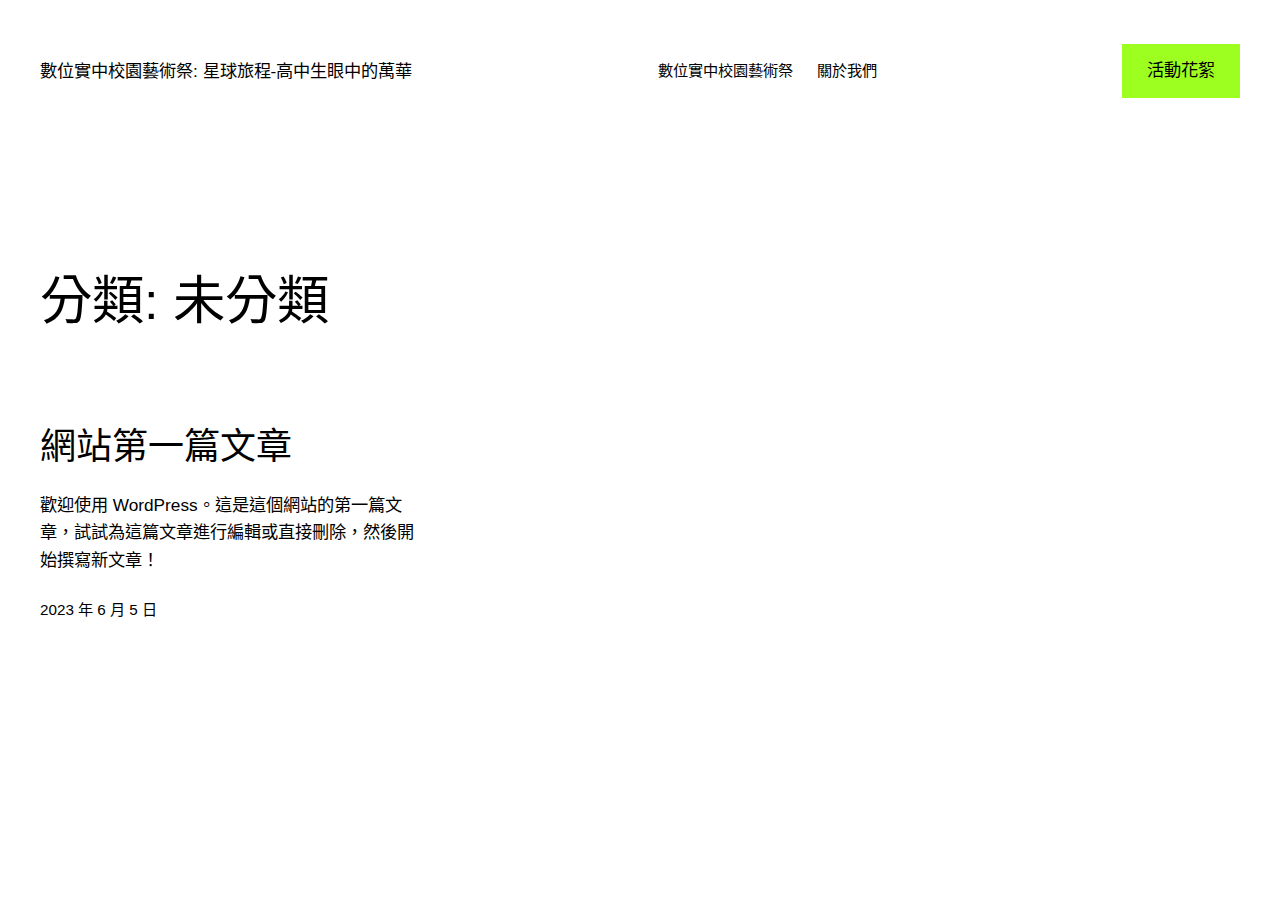
<file: category/uncategorized/index.html>
<!DOCTYPE html>
<html lang="zh-TW">
<head>
	<meta charset="UTF-8">
	<meta name="viewport" content="width=device-width, initial-scale=1">
<meta name="robots" content="max-image-preview:large">
<title>未分類 &#8211; 數位實中校園藝術祭: 星球旅程-高中生眼中的萬華</title>
<link rel="alternate" type="application/rss+xml" title="訂閱《數位實中校園藝術祭: 星球旅程-高中生眼中的萬華》&raquo; 資訊提供" href="https://treesheeptw.github.io/artfest2023/feed/">
<link rel="alternate" type="application/rss+xml" title="訂閱《數位實中校園藝術祭: 星球旅程-高中生眼中的萬華》&raquo; 留言的資訊提供" href="https://treesheeptw.github.io/artfest2023/comments/feed/">
<link rel="alternate" type="application/rss+xml" title="訂閱《數位實中校園藝術祭: 星球旅程-高中生眼中的萬華》&raquo; 分類〈未分類〉的資訊提供" href="https://treesheeptw.github.io/artfest2023/category/uncategorized/feed/">
<script>
window._wpemojiSettings = {"baseUrl":"https:\/\/s.w.org\/images\/core\/emoji\/14.0.0\/72x72\/","ext":".png","svgUrl":"https:\/\/s.w.org\/images\/core\/emoji\/14.0.0\/svg\/","svgExt":".svg","source":{"concatemoji":"https:\/\/treesheeptw.github.io\/artfest2023\/wp-includes\/js\/wp-emoji-release.min.js?ver=6.2.2"}};
/*! This file is auto-generated */
!function(e,a,t){var n,r,o,i=a.createElement("canvas"),p=i.getContext&&i.getContext("2d");function s(e,t){p.clearRect(0,0,i.width,i.height),p.fillText(e,0,0);e=i.toDataURL();return p.clearRect(0,0,i.width,i.height),p.fillText(t,0,0),e===i.toDataURL()}function c(e){var t=a.createElement("script");t.src=e,t.defer=t.type="text/javascript",a.getElementsByTagName("head")[0].appendChild(t)}for(o=Array("flag","emoji"),t.supports={everything:!0,everythingExceptFlag:!0},r=0;r<o.length;r++)t.supports[o[r]]=function(e){if(p&&p.fillText)switch(p.textBaseline="top",p.font="600 32px Arial",e){case"flag":return s("🏳️‍⚧️","🏳️​⚧️")?!1:!s("🇺🇳","🇺​🇳")&&!s("🏴󠁧󠁢󠁥󠁮󠁧󠁿","🏴​󠁧​󠁢​󠁥​󠁮​󠁧​󠁿");case"emoji":return!s("🫱🏻‍🫲🏿","🫱🏻​🫲🏿")}return!1}(o[r]),t.supports.everything=t.supports.everything&&t.supports[o[r]],"flag"!==o[r]&&(t.supports.everythingExceptFlag=t.supports.everythingExceptFlag&&t.supports[o[r]]);t.supports.everythingExceptFlag=t.supports.everythingExceptFlag&&!t.supports.flag,t.DOMReady=!1,t.readyCallback=function(){t.DOMReady=!0},t.supports.everything||(n=function(){t.readyCallback()},a.addEventListener?(a.addEventListener("DOMContentLoaded",n,!1),e.addEventListener("load",n,!1)):(e.attachEvent("onload",n),a.attachEvent("onreadystatechange",function(){"complete"===a.readyState&&t.readyCallback()})),(e=t.source||{}).concatemoji?c(e.concatemoji):e.wpemoji&&e.twemoji&&(c(e.twemoji),c(e.wpemoji)))}(window,document,window._wpemojiSettings);
</script>
<style>img.wp-smiley,
img.emoji {
	display: inline !important;
	border: none !important;
	box-shadow: none !important;
	height: 1em !important;
	width: 1em !important;
	margin: 0 0.07em !important;
	vertical-align: -0.1em !important;
	background: none !important;
	padding: 0 !important;
}</style>
	<style id="wp-block-site-title-inline-css">.wp-block-site-title a{color:inherit}
.wp-block-site-title{font-size: var(--wp--preset--font-size--medium);font-weight: normal;line-height: 1.4;}
.wp-block-site-title a:where(:not(.wp-element-button)){text-decoration: none;}
.wp-block-site-title a:where(:not(.wp-element-button)):hover{text-decoration: underline;}
.wp-block-site-title a:where(:not(.wp-element-button)):focus{text-decoration: underline dashed;}
.wp-block-site-title a:where(:not(.wp-element-button)):active{color: var(--wp--preset--color--secondary);text-decoration: none;}</style>
<style id="wp-block-page-list-inline-css">.wp-block-navigation .wp-block-page-list{align-items:var(--navigation-layout-align,initial);background-color:inherit;display:flex;flex-direction:var(--navigation-layout-direction,initial);flex-wrap:var(--navigation-layout-wrap,wrap);justify-content:var(--navigation-layout-justify,initial)}.wp-block-navigation .wp-block-navigation-item{background-color:inherit}</style>
<link rel="stylesheet" id="wp-block-navigation-css" href="https://treesheeptw.github.io/artfest2023/wp-includes/blocks/navigation/style.min.css?ver=6.2.2" media="all">
<style id="wp-block-navigation-inline-css">.wp-block-navigation{font-size: var(--wp--preset--font-size--small);}
.wp-block-navigation a:where(:not(.wp-element-button)){color: inherit;text-decoration: none;}
.wp-block-navigation a:where(:not(.wp-element-button)):hover{text-decoration: underline;}
.wp-block-navigation a:where(:not(.wp-element-button)):focus{text-decoration: underline dashed;}
.wp-block-navigation a:where(:not(.wp-element-button)):active{text-decoration: none;}</style>
<style id="wp-block-button-inline-css">.wp-block-button__link{box-sizing:border-box;cursor:pointer;display:inline-block;text-align:center;word-break:break-word}.wp-block-button__link.aligncenter{text-align:center}.wp-block-button__link.alignright{text-align:right}:where(.wp-block-button__link){border-radius:9999px;box-shadow:none;padding:calc(.667em + 2px) calc(1.333em + 2px);text-decoration:none}.wp-block-button[style*=text-decoration] .wp-block-button__link{text-decoration:inherit}.wp-block-buttons>.wp-block-button.has-custom-width{max-width:none}.wp-block-buttons>.wp-block-button.has-custom-width .wp-block-button__link{width:100%}.wp-block-buttons>.wp-block-button.has-custom-font-size .wp-block-button__link{font-size:inherit}.wp-block-buttons>.wp-block-button.wp-block-button__width-25{width:calc(25% - var(--wp--style--block-gap, .5em)*.75)}.wp-block-buttons>.wp-block-button.wp-block-button__width-50{width:calc(50% - var(--wp--style--block-gap, .5em)*.5)}.wp-block-buttons>.wp-block-button.wp-block-button__width-75{width:calc(75% - var(--wp--style--block-gap, .5em)*.25)}.wp-block-buttons>.wp-block-button.wp-block-button__width-100{flex-basis:100%;width:100%}.wp-block-buttons.is-vertical>.wp-block-button.wp-block-button__width-25{width:25%}.wp-block-buttons.is-vertical>.wp-block-button.wp-block-button__width-50{width:50%}.wp-block-buttons.is-vertical>.wp-block-button.wp-block-button__width-75{width:75%}.wp-block-button.is-style-squared,.wp-block-button__link.wp-block-button.is-style-squared{border-radius:0}.wp-block-button.no-border-radius,.wp-block-button__link.no-border-radius{border-radius:0!important}.wp-block-button .wp-block-button__link.is-style-outline,.wp-block-button.is-style-outline>.wp-block-button__link{border:2px solid;padding:.667em 1.333em}.wp-block-button .wp-block-button__link.is-style-outline:not(.has-text-color),.wp-block-button.is-style-outline>.wp-block-button__link:not(.has-text-color){color:currentColor}.wp-block-button .wp-block-button__link.is-style-outline:not(.has-background),.wp-block-button.is-style-outline>.wp-block-button__link:not(.has-background){background-color:transparent;background-image:none}</style>
<style id="wp-block-buttons-inline-css">.wp-block-buttons.is-vertical{flex-direction:column}.wp-block-buttons.is-vertical>.wp-block-button:last-child{margin-bottom:0}.wp-block-buttons>.wp-block-button{display:inline-block;margin:0}.wp-block-buttons.is-content-justification-left{justify-content:flex-start}.wp-block-buttons.is-content-justification-left.is-vertical{align-items:flex-start}.wp-block-buttons.is-content-justification-center{justify-content:center}.wp-block-buttons.is-content-justification-center.is-vertical{align-items:center}.wp-block-buttons.is-content-justification-right{justify-content:flex-end}.wp-block-buttons.is-content-justification-right.is-vertical{align-items:flex-end}.wp-block-buttons.is-content-justification-space-between{justify-content:space-between}.wp-block-buttons.aligncenter{text-align:center}.wp-block-buttons:not(.is-content-justification-space-between,.is-content-justification-right,.is-content-justification-left,.is-content-justification-center) .wp-block-button.aligncenter{margin-left:auto;margin-right:auto;width:100%}.wp-block-buttons[style*=text-decoration] .wp-block-button,.wp-block-buttons[style*=text-decoration] .wp-block-button__link{text-decoration:inherit}.wp-block-buttons.has-custom-font-size .wp-block-button__link{font-size:inherit}.wp-block-button.aligncenter{text-align:center}</style>
<style id="wp-block-group-inline-css">.wp-block-group{box-sizing:border-box}</style>
<style id="wp-block-query-title-inline-css">.wp-block-query-title{box-sizing:border-box}</style>
<style id="wp-block-post-featured-image-inline-css">.wp-block-post-featured-image{margin-left:0;margin-right:0}.wp-block-post-featured-image a{display:block}.wp-block-post-featured-image img{box-sizing:border-box;height:auto;max-width:100%;vertical-align:bottom;width:100%}.wp-block-post-featured-image.alignfull img,.wp-block-post-featured-image.alignwide img{width:100%}.wp-block-post-featured-image .wp-block-post-featured-image__overlay.has-background-dim{background-color:#000;inset:0;position:absolute}.wp-block-post-featured-image{position:relative}.wp-block-post-featured-image .wp-block-post-featured-image__overlay.has-background-gradient{background-color:transparent}.wp-block-post-featured-image .wp-block-post-featured-image__overlay.has-background-dim-0{opacity:0}.wp-block-post-featured-image .wp-block-post-featured-image__overlay.has-background-dim-10{opacity:.1}.wp-block-post-featured-image .wp-block-post-featured-image__overlay.has-background-dim-20{opacity:.2}.wp-block-post-featured-image .wp-block-post-featured-image__overlay.has-background-dim-30{opacity:.3}.wp-block-post-featured-image .wp-block-post-featured-image__overlay.has-background-dim-40{opacity:.4}.wp-block-post-featured-image .wp-block-post-featured-image__overlay.has-background-dim-50{opacity:.5}.wp-block-post-featured-image .wp-block-post-featured-image__overlay.has-background-dim-60{opacity:.6}.wp-block-post-featured-image .wp-block-post-featured-image__overlay.has-background-dim-70{opacity:.7}.wp-block-post-featured-image .wp-block-post-featured-image__overlay.has-background-dim-80{opacity:.8}.wp-block-post-featured-image .wp-block-post-featured-image__overlay.has-background-dim-90{opacity:.9}.wp-block-post-featured-image .wp-block-post-featured-image__overlay.has-background-dim-100{opacity:1}</style>
<style id="wp-block-post-title-inline-css">.wp-block-post-title{box-sizing:border-box;word-break:break-word}.wp-block-post-title a{display:inline-block}
.wp-block-post-title{font-weight: 400;margin-top: 1.25rem;margin-bottom: 1.25rem;}
.wp-block-post-title a:where(:not(.wp-element-button)){text-decoration: none;}
.wp-block-post-title a:where(:not(.wp-element-button)):hover{text-decoration: underline;}
.wp-block-post-title a:where(:not(.wp-element-button)):focus{text-decoration: underline dashed;}
.wp-block-post-title a:where(:not(.wp-element-button)):active{color: var(--wp--preset--color--secondary);text-decoration: none;}</style>
<style id="wp-block-paragraph-inline-css">.is-small-text{font-size:.875em}.is-regular-text{font-size:1em}.is-large-text{font-size:2.25em}.is-larger-text{font-size:3em}.has-drop-cap:not(:focus):first-letter{float:left;font-size:8.4em;font-style:normal;font-weight:100;line-height:.68;margin:.05em .1em 0 0;text-transform:uppercase}body.rtl .has-drop-cap:not(:focus):first-letter{float:none;margin-left:.1em}p.has-drop-cap.has-background{overflow:hidden}p.has-background{padding:1.25em 2.375em}:where(p.has-text-color:not(.has-link-color)) a{color:inherit}</style>
<style id="wp-block-post-excerpt-inline-css">.wp-block-post-excerpt{margin-bottom:var(--wp--style--block-gap);margin-top:var(--wp--style--block-gap)}.wp-block-post-excerpt__excerpt{margin-bottom:0;margin-top:0}.wp-block-post-excerpt__more-text{margin-bottom:0;margin-top:var(--wp--style--block-gap)}.wp-block-post-excerpt__more-link{display:inline-block}
.wp-block-post-excerpt{font-size: var(--wp--preset--font-size--medium);}</style>
<style id="wp-block-post-date-inline-css">.wp-block-post-date{box-sizing:border-box}
.wp-block-post-date{font-size: var(--wp--preset--font-size--small);font-weight: 400;}
.wp-block-post-date a:where(:not(.wp-element-button)){text-decoration: none;}
.wp-block-post-date a:where(:not(.wp-element-button)):hover{text-decoration: underline;}</style>
<style id="wp-block-spacer-inline-css">.wp-block-spacer{clear:both}</style>
<style id="wp-block-post-template-inline-css">.wp-block-post-template{list-style:none;margin-bottom:0;margin-top:0;max-width:100%;padding:0}.wp-block-post-template.wp-block-post-template{background:none}.wp-block-post-template.is-flex-container{display:flex;flex-direction:row;flex-wrap:wrap;gap:1.25em}.wp-block-post-template.is-flex-container li{margin:0;width:100%}@media (min-width:600px){.wp-block-post-template.is-flex-container.is-flex-container.columns-2>li{width:calc(50% - .625em)}.wp-block-post-template.is-flex-container.is-flex-container.columns-3>li{width:calc(33.33333% - .83333em)}.wp-block-post-template.is-flex-container.is-flex-container.columns-4>li{width:calc(25% - .9375em)}.wp-block-post-template.is-flex-container.is-flex-container.columns-5>li{width:calc(20% - 1em)}.wp-block-post-template.is-flex-container.is-flex-container.columns-6>li{width:calc(16.66667% - 1.04167em)}}</style>
<style id="wp-block-query-pagination-inline-css">.wp-block-query-pagination>.wp-block-query-pagination-next,.wp-block-query-pagination>.wp-block-query-pagination-numbers,.wp-block-query-pagination>.wp-block-query-pagination-previous{margin-bottom:.5em;margin-right:.5em}.wp-block-query-pagination>.wp-block-query-pagination-next:last-child,.wp-block-query-pagination>.wp-block-query-pagination-numbers:last-child,.wp-block-query-pagination>.wp-block-query-pagination-previous:last-child{margin-right:0}.wp-block-query-pagination.is-content-justification-space-between>.wp-block-query-pagination-next:last-of-type{margin-inline-start:auto}.wp-block-query-pagination.is-content-justification-space-between>.wp-block-query-pagination-previous:first-child{margin-inline-end:auto}.wp-block-query-pagination .wp-block-query-pagination-previous-arrow{display:inline-block;margin-right:1ch}.wp-block-query-pagination .wp-block-query-pagination-previous-arrow:not(.is-arrow-chevron){transform:scaleX(1)}.wp-block-query-pagination .wp-block-query-pagination-next-arrow{display:inline-block;margin-left:1ch}.wp-block-query-pagination .wp-block-query-pagination-next-arrow:not(.is-arrow-chevron){transform:scaleX(1)}.wp-block-query-pagination.aligncenter{justify-content:center}
.wp-block-query-pagination{font-size: var(--wp--preset--font-size--small);font-weight: 400;}
.wp-block-query-pagination a:where(:not(.wp-element-button)){text-decoration: none;}
.wp-block-query-pagination a:where(:not(.wp-element-button)):hover{text-decoration: underline;}</style>
<style id="wp-block-query-inline-css">.wp-block-query h2{font-size: var(--wp--preset--font-size--x-large);}</style>
<style id="wp-block-library-inline-css">:root{--wp-admin-theme-color:#007cba;--wp-admin-theme-color--rgb:0,124,186;--wp-admin-theme-color-darker-10:#006ba1;--wp-admin-theme-color-darker-10--rgb:0,107,161;--wp-admin-theme-color-darker-20:#005a87;--wp-admin-theme-color-darker-20--rgb:0,90,135;--wp-admin-border-width-focus:2px;--wp-block-synced-color:#7a00df;--wp-block-synced-color--rgb:122,0,223}@media (-webkit-min-device-pixel-ratio:2),(min-resolution:192dpi){:root{--wp-admin-border-width-focus:1.5px}}.wp-element-button{cursor:pointer}:root{--wp--preset--font-size--normal:16px;--wp--preset--font-size--huge:42px}:root .has-very-light-gray-background-color{background-color:#eee}:root .has-very-dark-gray-background-color{background-color:#313131}:root .has-very-light-gray-color{color:#eee}:root .has-very-dark-gray-color{color:#313131}:root .has-vivid-green-cyan-to-vivid-cyan-blue-gradient-background{background:linear-gradient(135deg,#00d084,#0693e3)}:root .has-purple-crush-gradient-background{background:linear-gradient(135deg,#34e2e4,#4721fb 50%,#ab1dfe)}:root .has-hazy-dawn-gradient-background{background:linear-gradient(135deg,#faaca8,#dad0ec)}:root .has-subdued-olive-gradient-background{background:linear-gradient(135deg,#fafae1,#67a671)}:root .has-atomic-cream-gradient-background{background:linear-gradient(135deg,#fdd79a,#004a59)}:root .has-nightshade-gradient-background{background:linear-gradient(135deg,#330968,#31cdcf)}:root .has-midnight-gradient-background{background:linear-gradient(135deg,#020381,#2874fc)}.has-regular-font-size{font-size:1em}.has-larger-font-size{font-size:2.625em}.has-normal-font-size{font-size:var(--wp--preset--font-size--normal)}.has-huge-font-size{font-size:var(--wp--preset--font-size--huge)}.has-text-align-center{text-align:center}.has-text-align-left{text-align:left}.has-text-align-right{text-align:right}#end-resizable-editor-section{display:none}.aligncenter{clear:both}.items-justified-left{justify-content:flex-start}.items-justified-center{justify-content:center}.items-justified-right{justify-content:flex-end}.items-justified-space-between{justify-content:space-between}.screen-reader-text{clip:rect(1px,1px,1px,1px);word-wrap:normal!important;border:0;-webkit-clip-path:inset(50%);clip-path:inset(50%);height:1px;margin:-1px;overflow:hidden;padding:0;position:absolute;width:1px}.screen-reader-text:focus{clip:auto!important;background-color:#ddd;-webkit-clip-path:none;clip-path:none;color:#444;display:block;font-size:1em;height:auto;left:5px;line-height:normal;padding:15px 23px 14px;text-decoration:none;top:5px;width:auto;z-index:100000}html :where(.has-border-color){border-style:solid}html :where([style*=border-top-color]){border-top-style:solid}html :where([style*=border-right-color]){border-right-style:solid}html :where([style*=border-bottom-color]){border-bottom-style:solid}html :where([style*=border-left-color]){border-left-style:solid}html :where([style*=border-width]){border-style:solid}html :where([style*=border-top-width]){border-top-style:solid}html :where([style*=border-right-width]){border-right-style:solid}html :where([style*=border-bottom-width]){border-bottom-style:solid}html :where([style*=border-left-width]){border-left-style:solid}html :where(img[class*=wp-image-]){height:auto;max-width:100%}figure{margin:0 0 1em}html :where(.is-position-sticky){--wp-admin--admin-bar--position-offset:var(--wp-admin--admin-bar--height,0px)}@media screen and (max-width:600px){html :where(.is-position-sticky){--wp-admin--admin-bar--position-offset:0px}}</style>
<style id="global-styles-inline-css">body{--wp--preset--color--black: #000000;--wp--preset--color--cyan-bluish-gray: #abb8c3;--wp--preset--color--white: #ffffff;--wp--preset--color--pale-pink: #f78da7;--wp--preset--color--vivid-red: #cf2e2e;--wp--preset--color--luminous-vivid-orange: #ff6900;--wp--preset--color--luminous-vivid-amber: #fcb900;--wp--preset--color--light-green-cyan: #7bdcb5;--wp--preset--color--vivid-green-cyan: #00d084;--wp--preset--color--pale-cyan-blue: #8ed1fc;--wp--preset--color--vivid-cyan-blue: #0693e3;--wp--preset--color--vivid-purple: #9b51e0;--wp--preset--color--base: #ffffff;--wp--preset--color--contrast: #000000;--wp--preset--color--primary: #9DFF20;--wp--preset--color--secondary: #345C00;--wp--preset--color--tertiary: #F6F6F6;--wp--preset--gradient--vivid-cyan-blue-to-vivid-purple: linear-gradient(135deg,rgba(6,147,227,1) 0%,rgb(155,81,224) 100%);--wp--preset--gradient--light-green-cyan-to-vivid-green-cyan: linear-gradient(135deg,rgb(122,220,180) 0%,rgb(0,208,130) 100%);--wp--preset--gradient--luminous-vivid-amber-to-luminous-vivid-orange: linear-gradient(135deg,rgba(252,185,0,1) 0%,rgba(255,105,0,1) 100%);--wp--preset--gradient--luminous-vivid-orange-to-vivid-red: linear-gradient(135deg,rgba(255,105,0,1) 0%,rgb(207,46,46) 100%);--wp--preset--gradient--very-light-gray-to-cyan-bluish-gray: linear-gradient(135deg,rgb(238,238,238) 0%,rgb(169,184,195) 100%);--wp--preset--gradient--cool-to-warm-spectrum: linear-gradient(135deg,rgb(74,234,220) 0%,rgb(151,120,209) 20%,rgb(207,42,186) 40%,rgb(238,44,130) 60%,rgb(251,105,98) 80%,rgb(254,248,76) 100%);--wp--preset--gradient--blush-light-purple: linear-gradient(135deg,rgb(255,206,236) 0%,rgb(152,150,240) 100%);--wp--preset--gradient--blush-bordeaux: linear-gradient(135deg,rgb(254,205,165) 0%,rgb(254,45,45) 50%,rgb(107,0,62) 100%);--wp--preset--gradient--luminous-dusk: linear-gradient(135deg,rgb(255,203,112) 0%,rgb(199,81,192) 50%,rgb(65,88,208) 100%);--wp--preset--gradient--pale-ocean: linear-gradient(135deg,rgb(255,245,203) 0%,rgb(182,227,212) 50%,rgb(51,167,181) 100%);--wp--preset--gradient--electric-grass: linear-gradient(135deg,rgb(202,248,128) 0%,rgb(113,206,126) 100%);--wp--preset--gradient--midnight: linear-gradient(135deg,rgb(2,3,129) 0%,rgb(40,116,252) 100%);--wp--preset--duotone--dark-grayscale: url('#wp-duotone-dark-grayscale');--wp--preset--duotone--grayscale: url('#wp-duotone-grayscale');--wp--preset--duotone--purple-yellow: url('#wp-duotone-purple-yellow');--wp--preset--duotone--blue-red: url('#wp-duotone-blue-red');--wp--preset--duotone--midnight: url('#wp-duotone-midnight');--wp--preset--duotone--magenta-yellow: url('#wp-duotone-magenta-yellow');--wp--preset--duotone--purple-green: url('#wp-duotone-purple-green');--wp--preset--duotone--blue-orange: url('#wp-duotone-blue-orange');--wp--preset--font-size--small: clamp(0.875rem, 0.875rem + ((1vw - 0.48rem) * 0.24), 1rem);--wp--preset--font-size--medium: clamp(1rem, 1rem + ((1vw - 0.48rem) * 0.24), 1.125rem);--wp--preset--font-size--large: clamp(1.75rem, 1.75rem + ((1vw - 0.48rem) * 0.24), 1.875rem);--wp--preset--font-size--x-large: 2.25rem;--wp--preset--font-size--xx-large: clamp(4rem, 4rem + ((1vw - 0.48rem) * 11.538), 10rem);--wp--preset--font-family--dm-sans: "DM Sans", sans-serif;--wp--preset--font-family--ibm-plex-mono: 'IBM Plex Mono', monospace;--wp--preset--font-family--inter: "Inter", sans-serif;--wp--preset--font-family--system-font: -apple-system,BlinkMacSystemFont,"Segoe UI",Roboto,Oxygen-Sans,Ubuntu,Cantarell,"Helvetica Neue",sans-serif;--wp--preset--font-family--source-serif-pro: "Source Serif Pro", serif;--wp--preset--spacing--30: clamp(1.5rem, 5vw, 2rem);--wp--preset--spacing--40: clamp(1.8rem, 1.8rem + ((1vw - 0.48rem) * 2.885), 3rem);--wp--preset--spacing--50: clamp(2.5rem, 8vw, 4.5rem);--wp--preset--spacing--60: clamp(3.75rem, 10vw, 7rem);--wp--preset--spacing--70: clamp(5rem, 5.25rem + ((1vw - 0.48rem) * 9.096), 8rem);--wp--preset--spacing--80: clamp(7rem, 14vw, 11rem);--wp--preset--shadow--natural: 6px 6px 9px rgba(0, 0, 0, 0.2);--wp--preset--shadow--deep: 12px 12px 50px rgba(0, 0, 0, 0.4);--wp--preset--shadow--sharp: 6px 6px 0px rgba(0, 0, 0, 0.2);--wp--preset--shadow--outlined: 6px 6px 0px -3px rgba(255, 255, 255, 1), 6px 6px rgba(0, 0, 0, 1);--wp--preset--shadow--crisp: 6px 6px 0px rgba(0, 0, 0, 1);}body { margin: 0;--wp--style--global--content-size: 650px;--wp--style--global--wide-size: 1200px; }.wp-site-blocks { padding-top: var(--wp--style--root--padding-top); padding-bottom: var(--wp--style--root--padding-bottom); }.has-global-padding { padding-right: var(--wp--style--root--padding-right); padding-left: var(--wp--style--root--padding-left); }.has-global-padding :where(.has-global-padding) { padding-right: 0; padding-left: 0; }.has-global-padding > .alignfull { margin-right: calc(var(--wp--style--root--padding-right) * -1); margin-left: calc(var(--wp--style--root--padding-left) * -1); }.has-global-padding :where(.has-global-padding) > .alignfull { margin-right: 0; margin-left: 0; }.has-global-padding > .alignfull:where(:not(.has-global-padding)) > :where([class*="wp-block-"]:not(.alignfull):not([class*="__"]),p,h1,h2,h3,h4,h5,h6,ul,ol) { padding-right: var(--wp--style--root--padding-right); padding-left: var(--wp--style--root--padding-left); }.has-global-padding :where(.has-global-padding) > .alignfull:where(:not(.has-global-padding)) > :where([class*="wp-block-"]:not(.alignfull):not([class*="__"]),p,h1,h2,h3,h4,h5,h6,ul,ol) { padding-right: 0; padding-left: 0; }.wp-site-blocks > .alignleft { float: left; margin-right: 2em; }.wp-site-blocks > .alignright { float: right; margin-left: 2em; }.wp-site-blocks > .aligncenter { justify-content: center; margin-left: auto; margin-right: auto; }.wp-site-blocks > * { margin-block-start: 0; margin-block-end: 0; }.wp-site-blocks > * + * { margin-block-start: 1.5rem; }body { --wp--style--block-gap: 1.5rem; }body .is-layout-flow > *{margin-block-start: 0;margin-block-end: 0;}body .is-layout-flow > * + *{margin-block-start: 1.5rem;margin-block-end: 0;}body .is-layout-constrained > *{margin-block-start: 0;margin-block-end: 0;}body .is-layout-constrained > * + *{margin-block-start: 1.5rem;margin-block-end: 0;}body .is-layout-flex{gap: 1.5rem;}body .is-layout-flow > .alignleft{float: left;margin-inline-start: 0;margin-inline-end: 2em;}body .is-layout-flow > .alignright{float: right;margin-inline-start: 2em;margin-inline-end: 0;}body .is-layout-flow > .aligncenter{margin-left: auto !important;margin-right: auto !important;}body .is-layout-constrained > .alignleft{float: left;margin-inline-start: 0;margin-inline-end: 2em;}body .is-layout-constrained > .alignright{float: right;margin-inline-start: 2em;margin-inline-end: 0;}body .is-layout-constrained > .aligncenter{margin-left: auto !important;margin-right: auto !important;}body .is-layout-constrained > :where(:not(.alignleft):not(.alignright):not(.alignfull)){max-width: var(--wp--style--global--content-size);margin-left: auto !important;margin-right: auto !important;}body .is-layout-constrained > .alignwide{max-width: var(--wp--style--global--wide-size);}body .is-layout-flex{display: flex;}body .is-layout-flex{flex-wrap: wrap;align-items: center;}body .is-layout-flex > *{margin: 0;}body{background-color: var(--wp--preset--color--base);color: var(--wp--preset--color--contrast);font-family: var(--wp--preset--font-family--system-font);font-size: var(--wp--preset--font-size--medium);line-height: 1.6;--wp--style--root--padding-top: var(--wp--preset--spacing--40);--wp--style--root--padding-right: var(--wp--preset--spacing--30);--wp--style--root--padding-bottom: var(--wp--preset--spacing--40);--wp--style--root--padding-left: var(--wp--preset--spacing--30);}a:where(:not(.wp-element-button)){color: var(--wp--preset--color--contrast);text-decoration: underline;}a:where(:not(.wp-element-button)):hover{text-decoration: none;}a:where(:not(.wp-element-button)):focus{text-decoration: underline dashed;}a:where(:not(.wp-element-button)):active{color: var(--wp--preset--color--secondary);text-decoration: none;}h1, h2, h3, h4, h5, h6{font-weight: 400;line-height: 1.4;}h1{font-size: clamp(2.719rem, 2.719rem + ((1vw - 0.48rem) * 1.742), 3.625rem);line-height: 1.2;}h2{font-size: clamp(2.625rem, calc(2.625rem + ((1vw - 0.48rem) * 8.4135)), 3.25rem);line-height: 1.2;}h3{font-size: var(--wp--preset--font-size--x-large);}h4{font-size: var(--wp--preset--font-size--large);}h5{font-size: var(--wp--preset--font-size--medium);font-weight: 700;text-transform: uppercase;}h6{font-size: var(--wp--preset--font-size--medium);text-transform: uppercase;}.wp-element-button, .wp-block-button__link{background-color: var(--wp--preset--color--primary);border-radius: 0;border-width: 0;color: var(--wp--preset--color--contrast);font-family: inherit;font-size: inherit;line-height: inherit;padding: calc(0.667em + 2px) calc(1.333em + 2px);text-decoration: none;}.wp-element-button:visited, .wp-block-button__link:visited{color: var(--wp--preset--color--contrast);}.wp-element-button:hover, .wp-block-button__link:hover{background-color: var(--wp--preset--color--contrast);color: var(--wp--preset--color--base);}.wp-element-button:focus, .wp-block-button__link:focus{background-color: var(--wp--preset--color--contrast);color: var(--wp--preset--color--base);}.wp-element-button:active, .wp-block-button__link:active{background-color: var(--wp--preset--color--secondary);color: var(--wp--preset--color--base);}.has-black-color{color: var(--wp--preset--color--black) !important;}.has-cyan-bluish-gray-color{color: var(--wp--preset--color--cyan-bluish-gray) !important;}.has-white-color{color: var(--wp--preset--color--white) !important;}.has-pale-pink-color{color: var(--wp--preset--color--pale-pink) !important;}.has-vivid-red-color{color: var(--wp--preset--color--vivid-red) !important;}.has-luminous-vivid-orange-color{color: var(--wp--preset--color--luminous-vivid-orange) !important;}.has-luminous-vivid-amber-color{color: var(--wp--preset--color--luminous-vivid-amber) !important;}.has-light-green-cyan-color{color: var(--wp--preset--color--light-green-cyan) !important;}.has-vivid-green-cyan-color{color: var(--wp--preset--color--vivid-green-cyan) !important;}.has-pale-cyan-blue-color{color: var(--wp--preset--color--pale-cyan-blue) !important;}.has-vivid-cyan-blue-color{color: var(--wp--preset--color--vivid-cyan-blue) !important;}.has-vivid-purple-color{color: var(--wp--preset--color--vivid-purple) !important;}.has-base-color{color: var(--wp--preset--color--base) !important;}.has-contrast-color{color: var(--wp--preset--color--contrast) !important;}.has-primary-color{color: var(--wp--preset--color--primary) !important;}.has-secondary-color{color: var(--wp--preset--color--secondary) !important;}.has-tertiary-color{color: var(--wp--preset--color--tertiary) !important;}.has-black-background-color{background-color: var(--wp--preset--color--black) !important;}.has-cyan-bluish-gray-background-color{background-color: var(--wp--preset--color--cyan-bluish-gray) !important;}.has-white-background-color{background-color: var(--wp--preset--color--white) !important;}.has-pale-pink-background-color{background-color: var(--wp--preset--color--pale-pink) !important;}.has-vivid-red-background-color{background-color: var(--wp--preset--color--vivid-red) !important;}.has-luminous-vivid-orange-background-color{background-color: var(--wp--preset--color--luminous-vivid-orange) !important;}.has-luminous-vivid-amber-background-color{background-color: var(--wp--preset--color--luminous-vivid-amber) !important;}.has-light-green-cyan-background-color{background-color: var(--wp--preset--color--light-green-cyan) !important;}.has-vivid-green-cyan-background-color{background-color: var(--wp--preset--color--vivid-green-cyan) !important;}.has-pale-cyan-blue-background-color{background-color: var(--wp--preset--color--pale-cyan-blue) !important;}.has-vivid-cyan-blue-background-color{background-color: var(--wp--preset--color--vivid-cyan-blue) !important;}.has-vivid-purple-background-color{background-color: var(--wp--preset--color--vivid-purple) !important;}.has-base-background-color{background-color: var(--wp--preset--color--base) !important;}.has-contrast-background-color{background-color: var(--wp--preset--color--contrast) !important;}.has-primary-background-color{background-color: var(--wp--preset--color--primary) !important;}.has-secondary-background-color{background-color: var(--wp--preset--color--secondary) !important;}.has-tertiary-background-color{background-color: var(--wp--preset--color--tertiary) !important;}.has-black-border-color{border-color: var(--wp--preset--color--black) !important;}.has-cyan-bluish-gray-border-color{border-color: var(--wp--preset--color--cyan-bluish-gray) !important;}.has-white-border-color{border-color: var(--wp--preset--color--white) !important;}.has-pale-pink-border-color{border-color: var(--wp--preset--color--pale-pink) !important;}.has-vivid-red-border-color{border-color: var(--wp--preset--color--vivid-red) !important;}.has-luminous-vivid-orange-border-color{border-color: var(--wp--preset--color--luminous-vivid-orange) !important;}.has-luminous-vivid-amber-border-color{border-color: var(--wp--preset--color--luminous-vivid-amber) !important;}.has-light-green-cyan-border-color{border-color: var(--wp--preset--color--light-green-cyan) !important;}.has-vivid-green-cyan-border-color{border-color: var(--wp--preset--color--vivid-green-cyan) !important;}.has-pale-cyan-blue-border-color{border-color: var(--wp--preset--color--pale-cyan-blue) !important;}.has-vivid-cyan-blue-border-color{border-color: var(--wp--preset--color--vivid-cyan-blue) !important;}.has-vivid-purple-border-color{border-color: var(--wp--preset--color--vivid-purple) !important;}.has-base-border-color{border-color: var(--wp--preset--color--base) !important;}.has-contrast-border-color{border-color: var(--wp--preset--color--contrast) !important;}.has-primary-border-color{border-color: var(--wp--preset--color--primary) !important;}.has-secondary-border-color{border-color: var(--wp--preset--color--secondary) !important;}.has-tertiary-border-color{border-color: var(--wp--preset--color--tertiary) !important;}.has-vivid-cyan-blue-to-vivid-purple-gradient-background{background: var(--wp--preset--gradient--vivid-cyan-blue-to-vivid-purple) !important;}.has-light-green-cyan-to-vivid-green-cyan-gradient-background{background: var(--wp--preset--gradient--light-green-cyan-to-vivid-green-cyan) !important;}.has-luminous-vivid-amber-to-luminous-vivid-orange-gradient-background{background: var(--wp--preset--gradient--luminous-vivid-amber-to-luminous-vivid-orange) !important;}.has-luminous-vivid-orange-to-vivid-red-gradient-background{background: var(--wp--preset--gradient--luminous-vivid-orange-to-vivid-red) !important;}.has-very-light-gray-to-cyan-bluish-gray-gradient-background{background: var(--wp--preset--gradient--very-light-gray-to-cyan-bluish-gray) !important;}.has-cool-to-warm-spectrum-gradient-background{background: var(--wp--preset--gradient--cool-to-warm-spectrum) !important;}.has-blush-light-purple-gradient-background{background: var(--wp--preset--gradient--blush-light-purple) !important;}.has-blush-bordeaux-gradient-background{background: var(--wp--preset--gradient--blush-bordeaux) !important;}.has-luminous-dusk-gradient-background{background: var(--wp--preset--gradient--luminous-dusk) !important;}.has-pale-ocean-gradient-background{background: var(--wp--preset--gradient--pale-ocean) !important;}.has-electric-grass-gradient-background{background: var(--wp--preset--gradient--electric-grass) !important;}.has-midnight-gradient-background{background: var(--wp--preset--gradient--midnight) !important;}.has-small-font-size{font-size: var(--wp--preset--font-size--small) !important;}.has-medium-font-size{font-size: var(--wp--preset--font-size--medium) !important;}.has-large-font-size{font-size: var(--wp--preset--font-size--large) !important;}.has-x-large-font-size{font-size: var(--wp--preset--font-size--x-large) !important;}.has-xx-large-font-size{font-size: var(--wp--preset--font-size--xx-large) !important;}.has-dm-sans-font-family{font-family: var(--wp--preset--font-family--dm-sans) !important;}.has-ibm-plex-mono-font-family{font-family: var(--wp--preset--font-family--ibm-plex-mono) !important;}.has-inter-font-family{font-family: var(--wp--preset--font-family--inter) !important;}.has-system-font-font-family{font-family: var(--wp--preset--font-family--system-font) !important;}.has-source-serif-pro-font-family{font-family: var(--wp--preset--font-family--source-serif-pro) !important;}</style>
<style id="core-block-supports-inline-css">.wp-container-2.wp-container-2{justify-content:flex-end;}.wp-container-4.wp-container-4,.wp-container-7.wp-container-7{justify-content:space-between;}</style>
<style id="wp-webfonts-inline-css">@font-face{font-family:"DM Sans";font-style:normal;font-weight:400;font-display:fallback;src:url('https://treesheeptw.github.io/artfest2023/wp-content/themes/twentytwentythree/assets/fonts/dm-sans/DMSans-Regular.woff2') format('woff2');font-stretch:normal;}@font-face{font-family:"DM Sans";font-style:italic;font-weight:400;font-display:fallback;src:url('https://treesheeptw.github.io/artfest2023/wp-content/themes/twentytwentythree/assets/fonts/dm-sans/DMSans-Regular-Italic.woff2') format('woff2');font-stretch:normal;}@font-face{font-family:"DM Sans";font-style:normal;font-weight:700;font-display:fallback;src:url('https://treesheeptw.github.io/artfest2023/wp-content/themes/twentytwentythree/assets/fonts/dm-sans/DMSans-Bold.woff2') format('woff2');font-stretch:normal;}@font-face{font-family:"DM Sans";font-style:italic;font-weight:700;font-display:fallback;src:url('https://treesheeptw.github.io/artfest2023/wp-content/themes/twentytwentythree/assets/fonts/dm-sans/DMSans-Bold-Italic.woff2') format('woff2');font-stretch:normal;}@font-face{font-family:"IBM Plex Mono";font-style:normal;font-weight:300;font-display:block;src:url('https://treesheeptw.github.io/artfest2023/wp-content/themes/twentytwentythree/assets/fonts/ibm-plex-mono/IBMPlexMono-Light.woff2') format('woff2');font-stretch:normal;}@font-face{font-family:"IBM Plex Mono";font-style:normal;font-weight:400;font-display:block;src:url('https://treesheeptw.github.io/artfest2023/wp-content/themes/twentytwentythree/assets/fonts/ibm-plex-mono/IBMPlexMono-Regular.woff2') format('woff2');font-stretch:normal;}@font-face{font-family:"IBM Plex Mono";font-style:italic;font-weight:400;font-display:block;src:url('https://treesheeptw.github.io/artfest2023/wp-content/themes/twentytwentythree/assets/fonts/ibm-plex-mono/IBMPlexMono-Italic.woff2') format('woff2');font-stretch:normal;}@font-face{font-family:"IBM Plex Mono";font-style:normal;font-weight:700;font-display:block;src:url('https://treesheeptw.github.io/artfest2023/wp-content/themes/twentytwentythree/assets/fonts/ibm-plex-mono/IBMPlexMono-Bold.woff2') format('woff2');font-stretch:normal;}@font-face{font-family:Inter;font-style:normal;font-weight:200 900;font-display:fallback;src:url('https://treesheeptw.github.io/artfest2023/wp-content/themes/twentytwentythree/assets/fonts/inter/Inter-VariableFont_slnt,wght.ttf') format('truetype');font-stretch:normal;}@font-face{font-family:"Source Serif Pro";font-style:normal;font-weight:200 900;font-display:fallback;src:url('https://treesheeptw.github.io/artfest2023/wp-content/themes/twentytwentythree/assets/fonts/source-serif-pro/SourceSerif4Variable-Roman.ttf.woff2') format('woff2');font-stretch:normal;}@font-face{font-family:"Source Serif Pro";font-style:italic;font-weight:200 900;font-display:fallback;src:url('https://treesheeptw.github.io/artfest2023/wp-content/themes/twentytwentythree/assets/fonts/source-serif-pro/SourceSerif4Variable-Italic.ttf.woff2') format('woff2');font-stretch:normal;}</style>
<script src="https://treesheeptw.github.io/artfest2023/wp-includes/blocks/navigation/view.min.js?ver=c24330f635f5cb9d5e0e" id="wp-block-navigation-view-js"></script>
<script src="https://treesheeptw.github.io/artfest2023/wp-includes/blocks/navigation/view-modal.min.js?ver=f51363b18f0497ec84da" id="wp-block-navigation-view-2-js"></script>
<link rel="https://api.w.org/" href="https://treesheeptw.github.io/artfest2023/wp-json/">
<link rel="alternate" type="application/json" href="https://treesheeptw.github.io/artfest2023/wp-json/wp/v2/categories/1">
<link rel="EditURI" type="application/rsd+xml" title="RSD" href="https://treesheeptw.github.io/artfest2023/xmlrpc.php?rsd">
<link rel="wlwmanifest" type="application/wlwmanifest+xml" href="https://treesheeptw.github.io/artfest2023/wp-includes/wlwmanifest.xml">
<meta name="generator" content="WordPress 6.2.2">
</head>

<body class="archive category category-uncategorized category-1 wp-embed-responsive">
<svg xmlns="http://www.w3.org/2000/svg" viewbox="0 0 0 0" width="0" height="0" focusable="false" role="none" style="visibility: hidden; position: absolute; left: -9999px; overflow: hidden;"><defs><filter id="wp-duotone-dark-grayscale"><fecolormatrix color-interpolation-filters="sRGB" type="matrix" values=" .299 .587 .114 0 0 .299 .587 .114 0 0 .299 .587 .114 0 0 .299 .587 .114 0 0 "></fecolormatrix><fecomponenttransfer color-interpolation-filters="sRGB"><fefuncr type="table" tablevalues="0 0.49803921568627"></fefuncr><fefuncg type="table" tablevalues="0 0.49803921568627"></fefuncg><fefuncb type="table" tablevalues="0 0.49803921568627"></fefuncb><fefunca type="table" tablevalues="1 1"></fefunca></fecomponenttransfer><fecomposite in2="SourceGraphic" operator="in"></fecomposite></filter></defs></svg><svg xmlns="http://www.w3.org/2000/svg" viewbox="0 0 0 0" width="0" height="0" focusable="false" role="none" style="visibility: hidden; position: absolute; left: -9999px; overflow: hidden;"><defs><filter id="wp-duotone-grayscale"><fecolormatrix color-interpolation-filters="sRGB" type="matrix" values=" .299 .587 .114 0 0 .299 .587 .114 0 0 .299 .587 .114 0 0 .299 .587 .114 0 0 "></fecolormatrix><fecomponenttransfer color-interpolation-filters="sRGB"><fefuncr type="table" tablevalues="0 1"></fefuncr><fefuncg type="table" tablevalues="0 1"></fefuncg><fefuncb type="table" tablevalues="0 1"></fefuncb><fefunca type="table" tablevalues="1 1"></fefunca></fecomponenttransfer><fecomposite in2="SourceGraphic" operator="in"></fecomposite></filter></defs></svg><svg xmlns="http://www.w3.org/2000/svg" viewbox="0 0 0 0" width="0" height="0" focusable="false" role="none" style="visibility: hidden; position: absolute; left: -9999px; overflow: hidden;"><defs><filter id="wp-duotone-purple-yellow"><fecolormatrix color-interpolation-filters="sRGB" type="matrix" values=" .299 .587 .114 0 0 .299 .587 .114 0 0 .299 .587 .114 0 0 .299 .587 .114 0 0 "></fecolormatrix><fecomponenttransfer color-interpolation-filters="sRGB"><fefuncr type="table" tablevalues="0.54901960784314 0.98823529411765"></fefuncr><fefuncg type="table" tablevalues="0 1"></fefuncg><fefuncb type="table" tablevalues="0.71764705882353 0.25490196078431"></fefuncb><fefunca type="table" tablevalues="1 1"></fefunca></fecomponenttransfer><fecomposite in2="SourceGraphic" operator="in"></fecomposite></filter></defs></svg><svg xmlns="http://www.w3.org/2000/svg" viewbox="0 0 0 0" width="0" height="0" focusable="false" role="none" style="visibility: hidden; position: absolute; left: -9999px; overflow: hidden;"><defs><filter id="wp-duotone-blue-red"><fecolormatrix color-interpolation-filters="sRGB" type="matrix" values=" .299 .587 .114 0 0 .299 .587 .114 0 0 .299 .587 .114 0 0 .299 .587 .114 0 0 "></fecolormatrix><fecomponenttransfer color-interpolation-filters="sRGB"><fefuncr type="table" tablevalues="0 1"></fefuncr><fefuncg type="table" tablevalues="0 0.27843137254902"></fefuncg><fefuncb type="table" tablevalues="0.5921568627451 0.27843137254902"></fefuncb><fefunca type="table" tablevalues="1 1"></fefunca></fecomponenttransfer><fecomposite in2="SourceGraphic" operator="in"></fecomposite></filter></defs></svg><svg xmlns="http://www.w3.org/2000/svg" viewbox="0 0 0 0" width="0" height="0" focusable="false" role="none" style="visibility: hidden; position: absolute; left: -9999px; overflow: hidden;"><defs><filter id="wp-duotone-midnight"><fecolormatrix color-interpolation-filters="sRGB" type="matrix" values=" .299 .587 .114 0 0 .299 .587 .114 0 0 .299 .587 .114 0 0 .299 .587 .114 0 0 "></fecolormatrix><fecomponenttransfer color-interpolation-filters="sRGB"><fefuncr type="table" tablevalues="0 0"></fefuncr><fefuncg type="table" tablevalues="0 0.64705882352941"></fefuncg><fefuncb type="table" tablevalues="0 1"></fefuncb><fefunca type="table" tablevalues="1 1"></fefunca></fecomponenttransfer><fecomposite in2="SourceGraphic" operator="in"></fecomposite></filter></defs></svg><svg xmlns="http://www.w3.org/2000/svg" viewbox="0 0 0 0" width="0" height="0" focusable="false" role="none" style="visibility: hidden; position: absolute; left: -9999px; overflow: hidden;"><defs><filter id="wp-duotone-magenta-yellow"><fecolormatrix color-interpolation-filters="sRGB" type="matrix" values=" .299 .587 .114 0 0 .299 .587 .114 0 0 .299 .587 .114 0 0 .299 .587 .114 0 0 "></fecolormatrix><fecomponenttransfer color-interpolation-filters="sRGB"><fefuncr type="table" tablevalues="0.78039215686275 1"></fefuncr><fefuncg type="table" tablevalues="0 0.94901960784314"></fefuncg><fefuncb type="table" tablevalues="0.35294117647059 0.47058823529412"></fefuncb><fefunca type="table" tablevalues="1 1"></fefunca></fecomponenttransfer><fecomposite in2="SourceGraphic" operator="in"></fecomposite></filter></defs></svg><svg xmlns="http://www.w3.org/2000/svg" viewbox="0 0 0 0" width="0" height="0" focusable="false" role="none" style="visibility: hidden; position: absolute; left: -9999px; overflow: hidden;"><defs><filter id="wp-duotone-purple-green"><fecolormatrix color-interpolation-filters="sRGB" type="matrix" values=" .299 .587 .114 0 0 .299 .587 .114 0 0 .299 .587 .114 0 0 .299 .587 .114 0 0 "></fecolormatrix><fecomponenttransfer color-interpolation-filters="sRGB"><fefuncr type="table" tablevalues="0.65098039215686 0.40392156862745"></fefuncr><fefuncg type="table" tablevalues="0 1"></fefuncg><fefuncb type="table" tablevalues="0.44705882352941 0.4"></fefuncb><fefunca type="table" tablevalues="1 1"></fefunca></fecomponenttransfer><fecomposite in2="SourceGraphic" operator="in"></fecomposite></filter></defs></svg><svg xmlns="http://www.w3.org/2000/svg" viewbox="0 0 0 0" width="0" height="0" focusable="false" role="none" style="visibility: hidden; position: absolute; left: -9999px; overflow: hidden;"><defs><filter id="wp-duotone-blue-orange"><fecolormatrix color-interpolation-filters="sRGB" type="matrix" values=" .299 .587 .114 0 0 .299 .587 .114 0 0 .299 .587 .114 0 0 .299 .587 .114 0 0 "></fecolormatrix><fecomponenttransfer color-interpolation-filters="sRGB"><fefuncr type="table" tablevalues="0.098039215686275 1"></fefuncr><fefuncg type="table" tablevalues="0 0.66274509803922"></fefuncg><fefuncb type="table" tablevalues="0.84705882352941 0.41960784313725"></fefuncb><fefunca type="table" tablevalues="1 1"></fefunca></fecomponenttransfer><fecomposite in2="SourceGraphic" operator="in"></fecomposite></filter></defs></svg>
<div class="wp-site-blocks">
<header class="wp-block-template-part">
<div class="wp-block-group has-global-padding is-layout-constrained">
<div class="wp-block-group alignwide is-content-justification-space-between is-layout-flex wp-container-4" style="padding-bottom:var(--wp--preset--spacing--40)">
<p class="wp-block-site-title"><a href="https://treesheeptw.github.io/artfest2023" target="_self" rel="home">數位實中校園藝術祭: 星球旅程-高中生眼中的萬華</a></p>

<nav class="is-responsive items-justified-right wp-block-navigation is-content-justification-right is-layout-flex wp-container-2" aria-label=""><button aria-haspopup="true" aria-label="開啟選單" class="wp-block-navigation__responsive-container-open " data-micromodal-trigger="modal-1"><svg width="24" height="24" xmlns="http://www.w3.org/2000/svg" viewbox="0 0 24 24" aria-hidden="true" focusable="false"><rect x="4" y="7.5" width="16" height="1.5"></rect><rect x="4" y="15" width="16" height="1.5"></rect></svg></button>
			<div class="wp-block-navigation__responsive-container  " id="modal-1">
				<div class="wp-block-navigation__responsive-close" tabindex="-1" data-micromodal-close>
					<div class="wp-block-navigation__responsive-dialog" aria-label="選單">
							<button aria-label="關閉選單" data-micromodal-close class="wp-block-navigation__responsive-container-close"><svg xmlns="http://www.w3.org/2000/svg" viewbox="0 0 24 24" width="24" height="24" aria-hidden="true" focusable="false"><path d="M13 11.8l6.1-6.3-1-1-6.1 6.2-6.1-6.2-1 1 6.1 6.3-6.5 6.7 1 1 6.5-6.6 6.5 6.6 1-1z"></path></svg></button>
						<div class="wp-block-navigation__responsive-container-content" id="modal-1-content">
							<ul class="wp-block-page-list">
<li class="wp-block-pages-list__item wp-block-navigation-item open-on-hover-click menu-item-home"><a class="wp-block-pages-list__item__link wp-block-navigation-item__content" href="https://treesheeptw.github.io/artfest2023/">數位實中校園藝術祭</a></li>
<li class="wp-block-pages-list__item wp-block-navigation-item open-on-hover-click"><a class="wp-block-pages-list__item__link wp-block-navigation-item__content" href="https://treesheeptw.github.io/artfest2023/%e9%97%9c%e6%96%bc%e6%88%91%e5%80%91/">關於我們</a></li>
</ul>
						</div>
					</div>
				</div>
			</div></nav>


<div class="wp-block-buttons is-layout-flex">
<div class="wp-block-button"><a class="wp-block-button__link wp-element-button" href="https://photos.app.goo.gl/RqFAU8wypdjFvPmn6" target="_blank" rel="noreferrer noopener">活動花絮</a></div>
</div>
</div>
</div>
</header>


<main class="wp-block-group has-global-padding is-layout-constrained" style="margin-top:var(--wp--preset--spacing--70);margin-bottom:var(--wp--preset--spacing--70)">
	<h1 style="margin-bottom:var(--wp--preset--spacing--50);" class="alignwide wp-block-query-title">分類: <span>未分類</span>
</h1>

	
	<div class="wp-block-query alignwide is-layout-flow">
		<ul class="is-flex-container columns-3 alignwide wp-block-post-template is-layout-flow"><li class="wp-block-post post-1 post type-post status-publish format-standard hentry category-uncategorized">
			
			<h2 class="wp-block-post-title"><a href="https://treesheeptw.github.io/artfest2023/2023/06/05/hello-world/" target="_self">網站第一篇文章</a></h2>
			<div class="wp-block-post-excerpt"><p class="wp-block-post-excerpt__excerpt">歡迎使用 WordPress。這是這個網站的第一篇文章，試試為這篇文章進行編輯或直接刪除，然後開始撰寫新文章！ </p></div>
			<div class="wp-block-post-date"><time datetime="2023-06-05T15:01:28+08:00"><a href="https://treesheeptw.github.io/artfest2023/2023/06/05/hello-world/">2023 年 6 月 5 日</a></time></div>

			
			<div style="height:var(--wp--preset--spacing--50)" aria-hidden="true" class="wp-block-spacer"></div>
			
		</li></ul>

		
	</div>
	
</main>


<footer class="wp-block-template-part"></footer>
</div>

		<style id="skip-link-styles">.skip-link.screen-reader-text {
			border: 0;
			clip: rect(1px,1px,1px,1px);
			clip-path: inset(50%);
			height: 1px;
			margin: -1px;
			overflow: hidden;
			padding: 0;
			position: absolute !important;
			width: 1px;
			word-wrap: normal !important;
		}

		.skip-link.screen-reader-text:focus {
			background-color: #eee;
			clip: auto !important;
			clip-path: none;
			color: #444;
			display: block;
			font-size: 1em;
			height: auto;
			left: 5px;
			line-height: normal;
			padding: 15px 23px 14px;
			text-decoration: none;
			top: 5px;
			width: auto;
			z-index: 100000;
		}</style>
		<script>( function() {
		var skipLinkTarget = document.querySelector( 'main' ),
			sibling,
			skipLinkTargetID,
			skipLink;

		// Early exit if a skip-link target can't be located.
		if ( ! skipLinkTarget ) {
			return;
		}

		// Get the site wrapper.
		// The skip-link will be injected in the beginning of it.
		sibling = document.querySelector( '.wp-site-blocks' );

		// Early exit if the root element was not found.
		if ( ! sibling ) {
			return;
		}

		// Get the skip-link target's ID, and generate one if it doesn't exist.
		skipLinkTargetID = skipLinkTarget.id;
		if ( ! skipLinkTargetID ) {
			skipLinkTargetID = 'wp--skip-link--target';
			skipLinkTarget.id = skipLinkTargetID;
		}

		// Create the skip link.
		skipLink = document.createElement( 'a' );
		skipLink.classList.add( 'skip-link', 'screen-reader-text' );
		skipLink.href = '#' + skipLinkTargetID;
		skipLink.innerHTML = '跳至主要內容';

		// Inject the skip link.
		sibling.parentElement.insertBefore( skipLink, sibling );
	}() );</script>
	</body>
</html>
</file>
